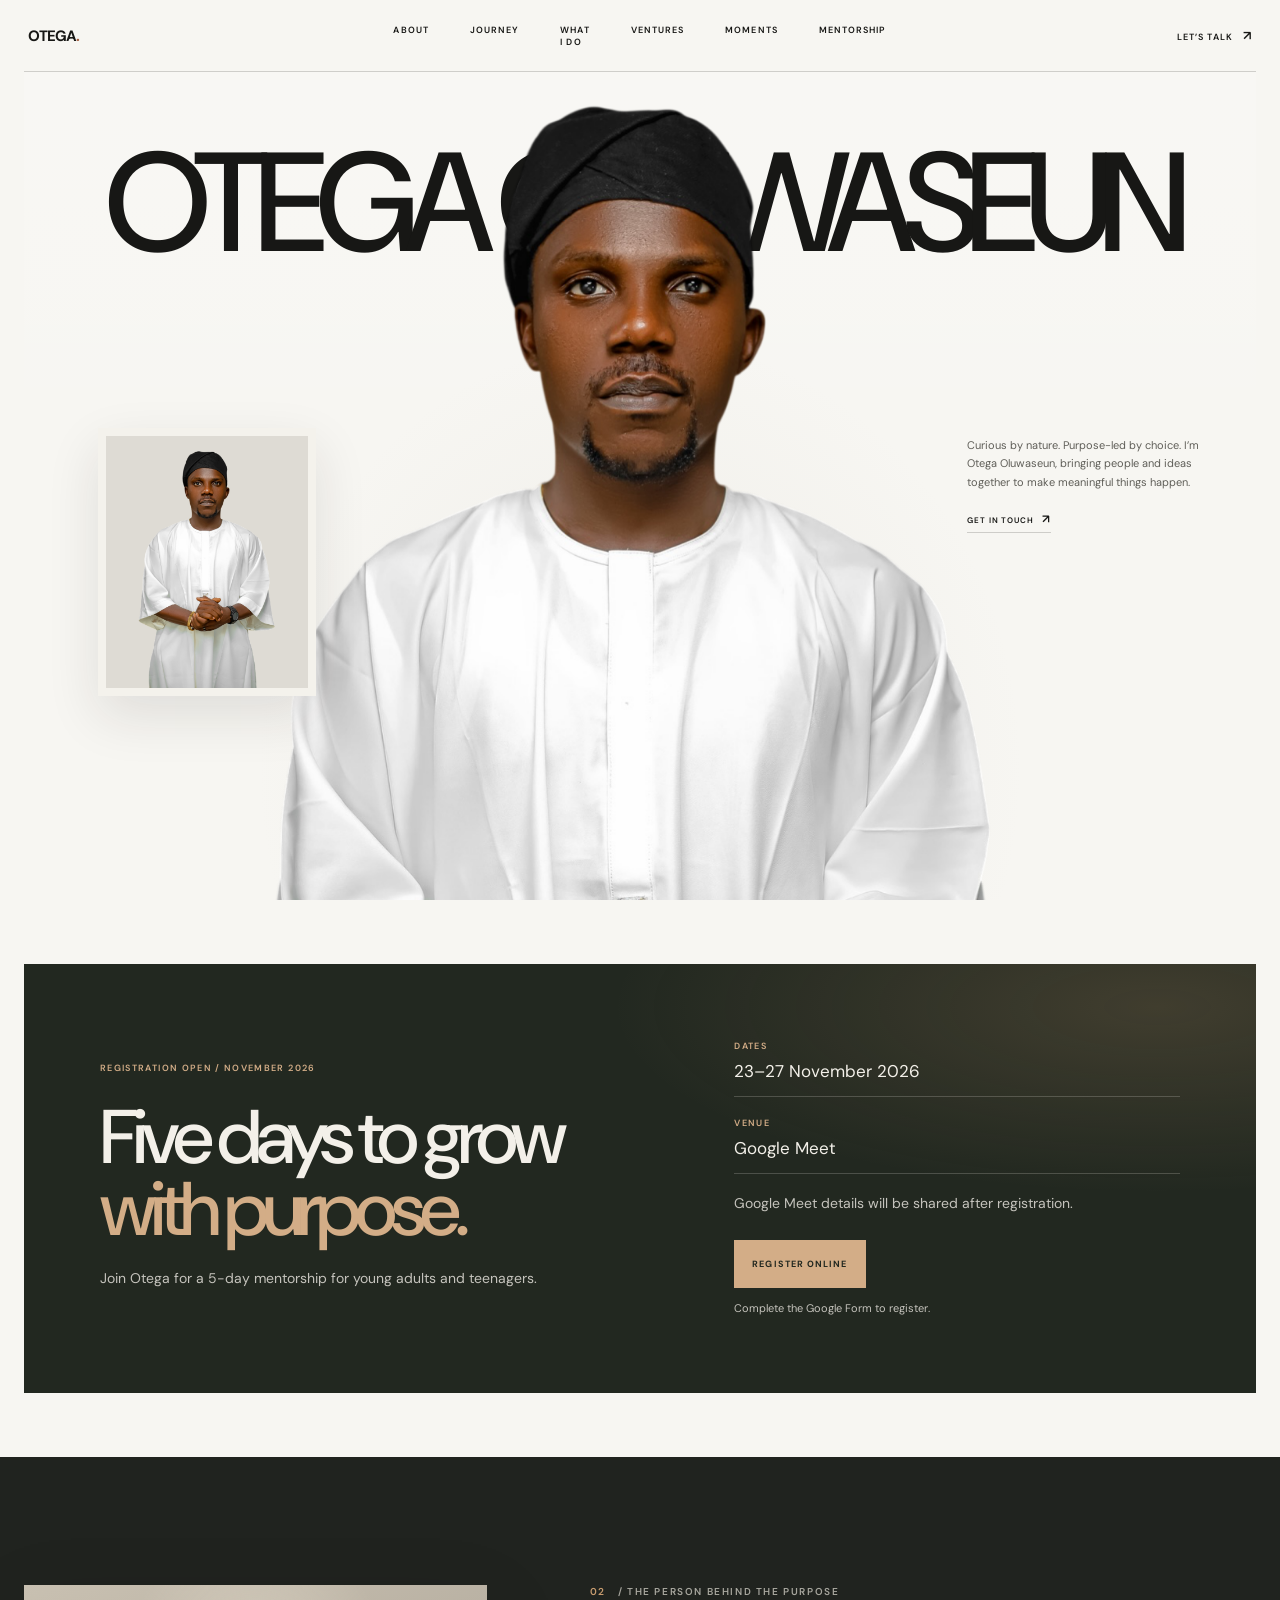
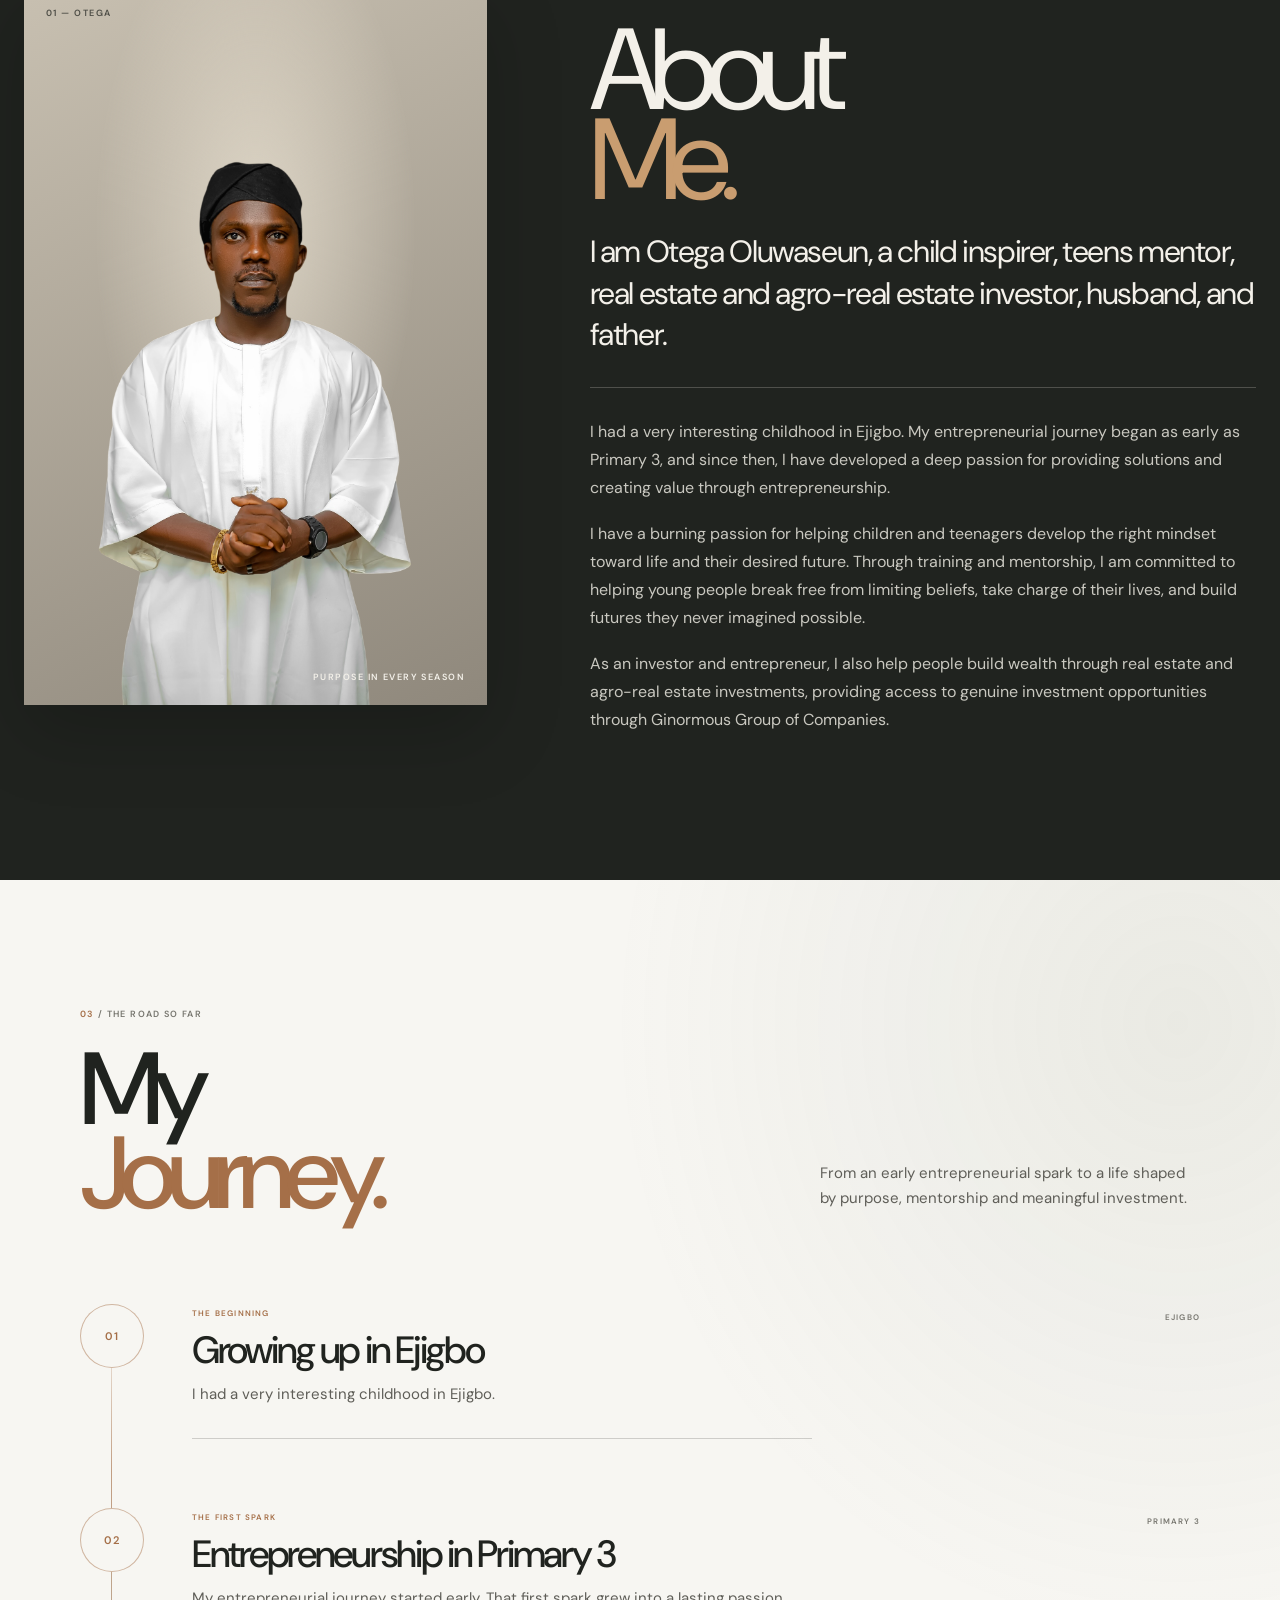
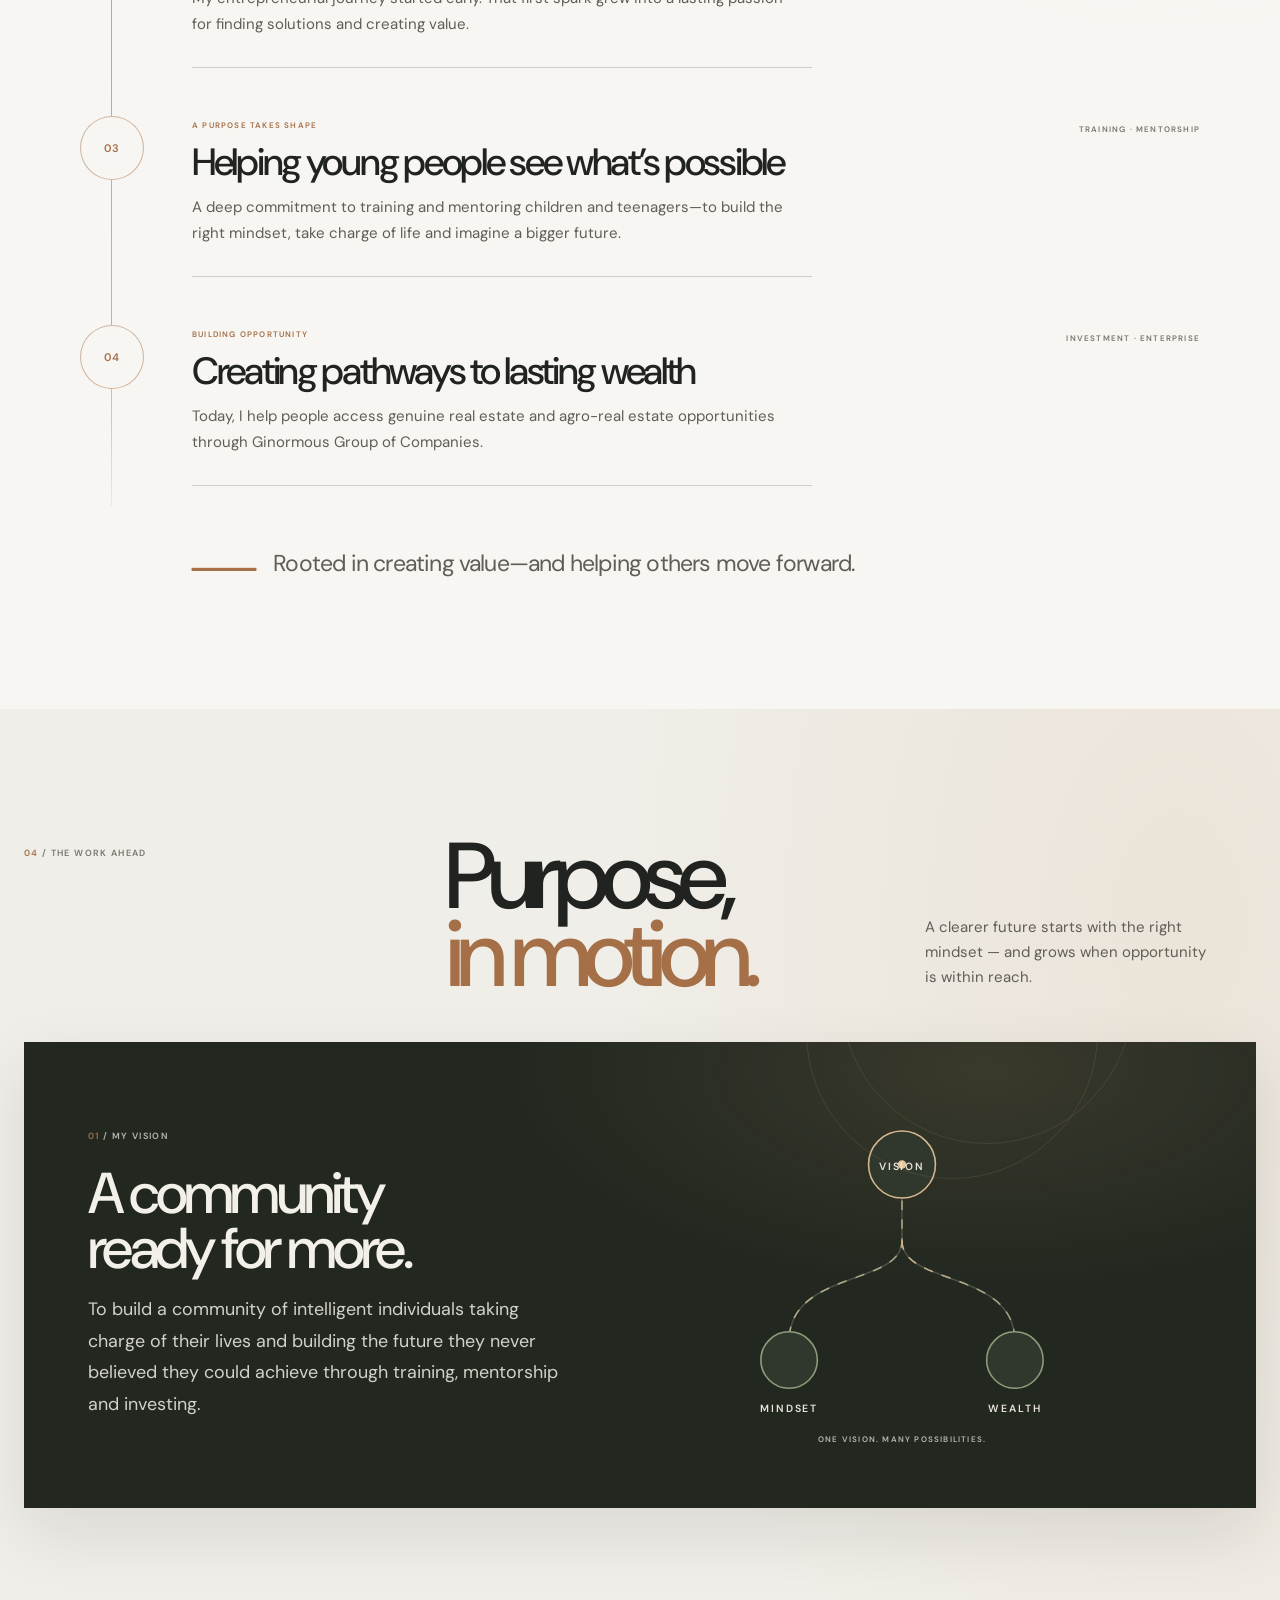
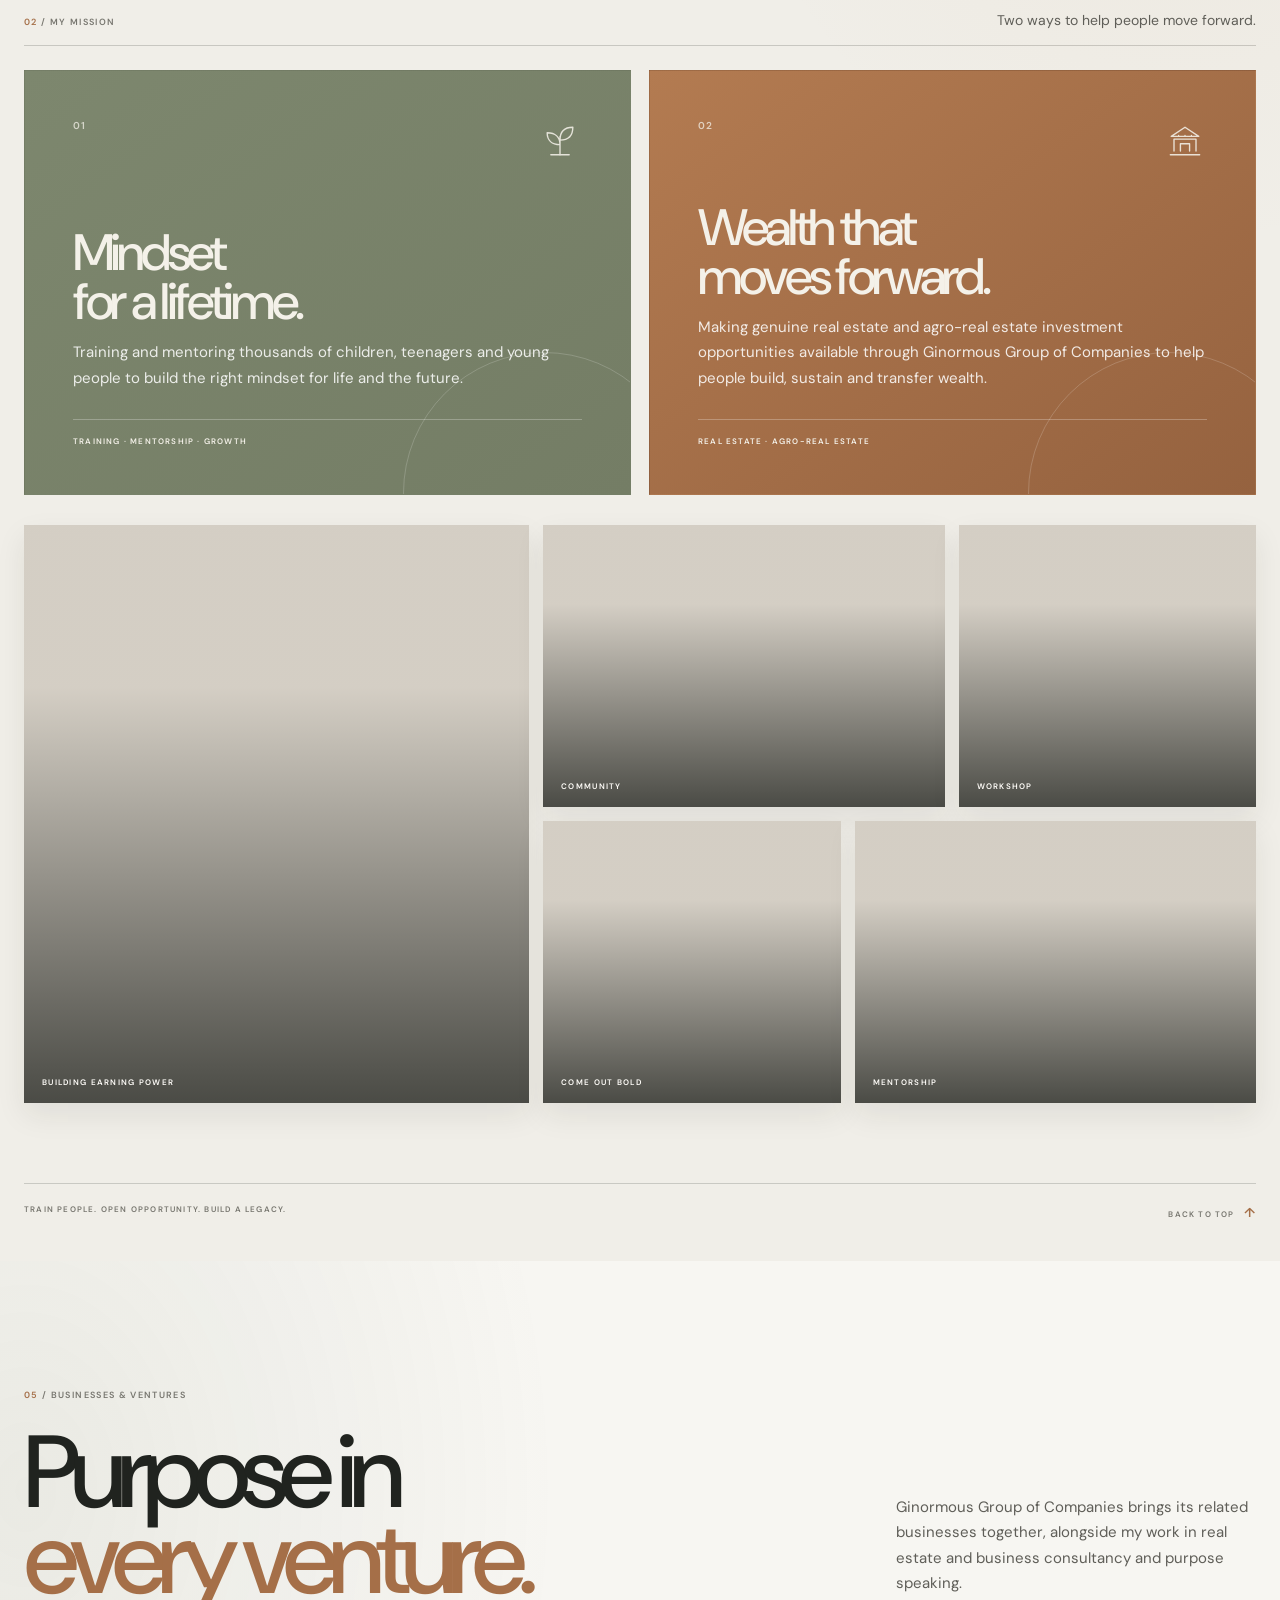
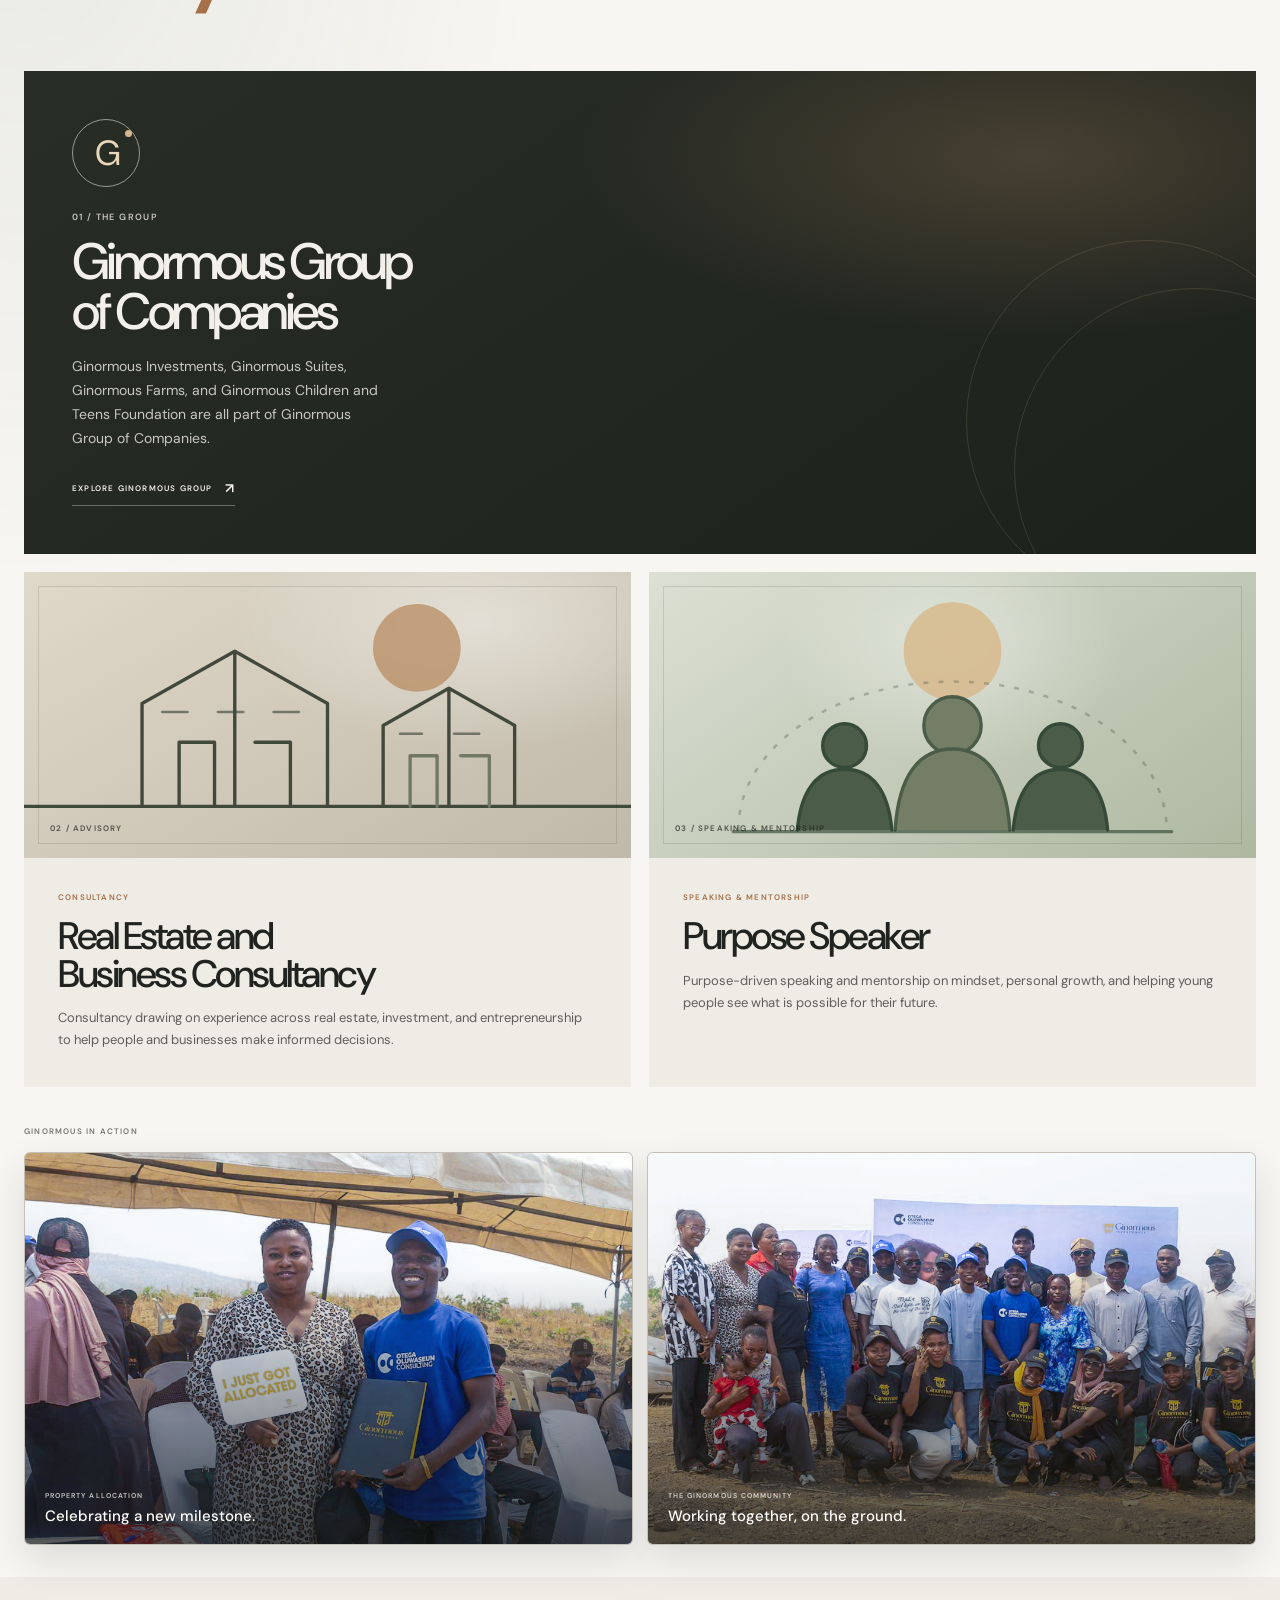
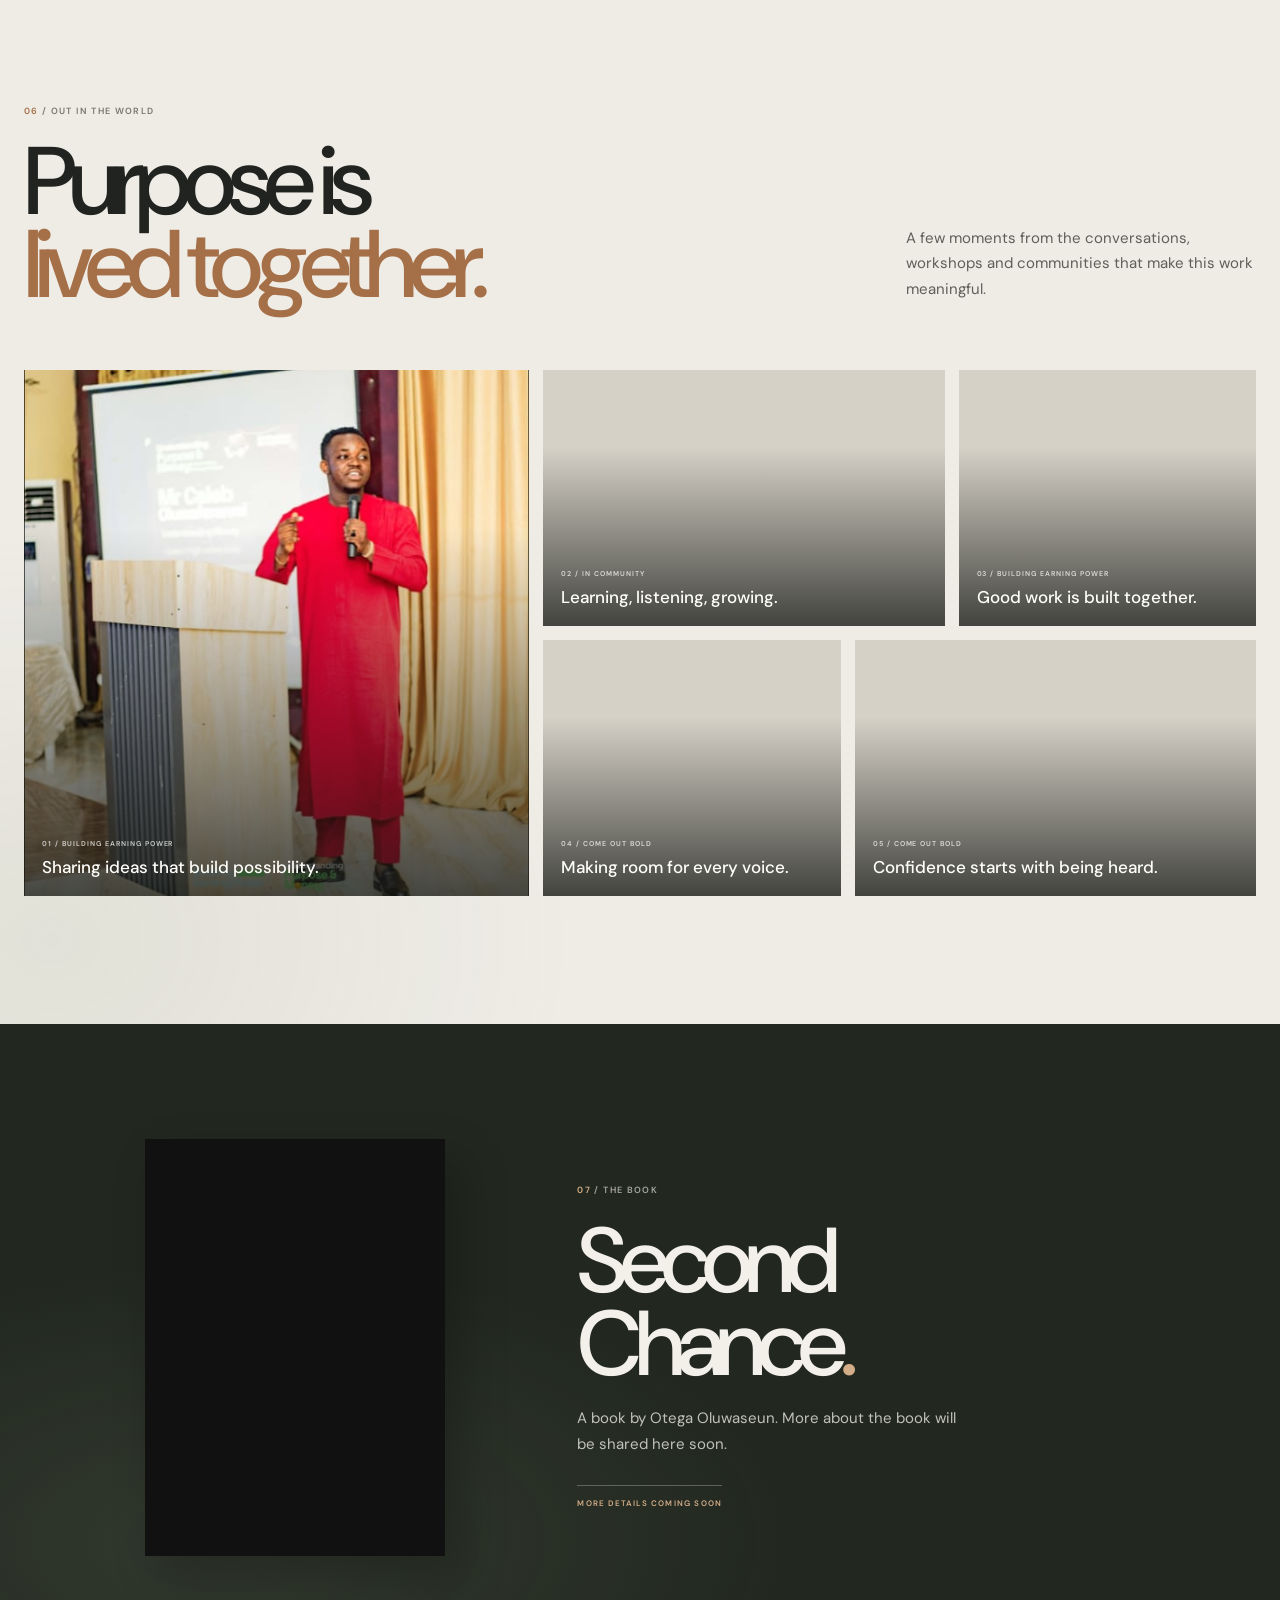
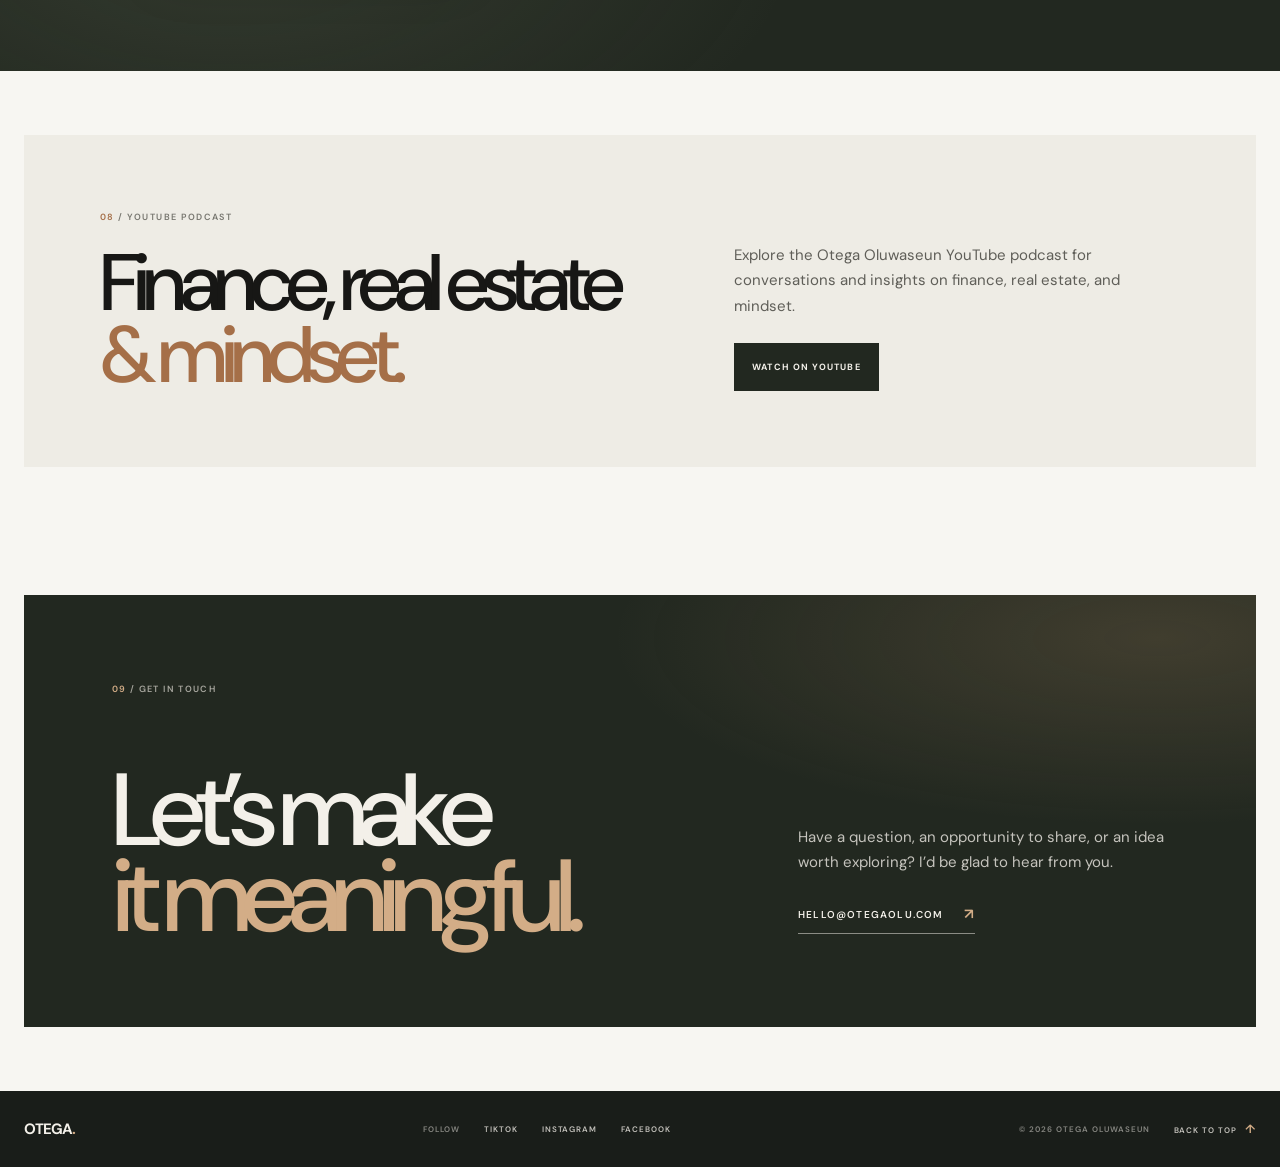
<file: index.html>
<!doctype html>
<html lang="en">
  <head>
    <meta charset="UTF-8" />
    <meta name="viewport" content="width=device-width, initial-scale=1" />
    <meta
      name="description"
      content="Meet Otega Oluwaseun — building thoughtful ideas with purpose."
    />
    <meta name="theme-color" content="#f7f6f2" />
    <title>Otega Oluwaseun — Personal Portfolio</title>
    <link rel="preconnect" href="https://fonts.googleapis.com" />
    <link rel="preconnect" href="https://fonts.gstatic.com" crossorigin />
    <link
      href="https://fonts.googleapis.com/css2?family=DM+Sans:wght@400;500;600;700&display=swap"
      rel="stylesheet"
    />
    <link rel="stylesheet" href="styles.css" />
    <script src="animations.js" defer></script>
  </head>
  <body>
    <a class="skip-link" href="#main-content">Skip to content</a>
    <div
      class="reading-progress"
      role="progressbar"
      aria-label="Page reading progress"
      aria-valuemin="0"
      aria-valuemax="100"
      aria-valuenow="0"
    >
      <span></span>
    </div>
    <main id="main-content" tabindex="-1">
      <section class="hero" id="home" aria-labelledby="hero-title">
        <header class="site-header">
          <a class="wordmark" href="#home" aria-label="Otega Oluwaseun home">
            OTEGA<span>.</span>
          </a>
          <button
            class="menu-toggle"
            type="button"
            aria-expanded="false"
            aria-controls="primary-navigation"
            aria-label="Open navigation menu"
          >
            <span></span>
            <span></span>
          </button>
          <nav class="main-nav" id="primary-navigation" aria-label="Main navigation">
            <a href="#about">ABOUT</a>
            <a href="#journey">JOURNEY</a>
            <a href="#mission">WHAT I DO</a>
            <a href="#ventures">VENTURES</a>
            <a href="#moments">MOMENTS</a>
            <a href="#mentorship">MENTORSHIP</a>
            <a class="nav-contact" href="#contact">LET’S TALK <span aria-hidden="true">↗</span></a>
          </nav>
          <a class="contact-link" href="#contact">
            LET’S TALK <span aria-hidden="true">↗</span>
          </a>
        </header>

        <div class="hero-stage">
          <h1 id="hero-title" class="hero-title">OTEGA<br class="mobile-break" /> OLUWASEUN</h1>

          <img
            class="hero-portrait"
            data-hero-portrait
            src="images/Mr%20Tega%20Main.PNG"
            alt="Otega Oluwaseun, standing in a white traditional outfit"
            fetchpriority="high"
            decoding="async"
          />

          <div class="portrait-card" data-hero-card aria-hidden="true">
            <img
              src="images/Mr%20Tega%20Main.PNG"
              alt=""
              decoding="async"
            />
          </div>

          <div class="intro-copy" id="about-intro" data-hero-intro>
            <p>
              Curious by nature. Purpose-led by choice. I’m Otega Oluwaseun,
              bringing people and ideas together to make meaningful things
              happen.
            </p>
            <a class="text-link" href="mailto:hello@otegaolu.com">GET IN TOUCH <span aria-hidden="true">↗</span></a>
          </div>
        </div>
      </section>

      <section class="mentorship-registration" id="mentorship" aria-labelledby="mentorship-title">
        <div class="mentorship-registration-inner" data-reveal>
          <div class="mentorship-registration-copy">
            <p class="mentorship-registration-kicker">REGISTRATION OPEN / NOVEMBER 2026</p>
            <h2 id="mentorship-title">Five days to grow<br /><span>with purpose.</span></h2>
            <p>
              Join Otega for a 5-day mentorship for young adults and teenagers.
            </p>
          </div>
          <div class="mentorship-registration-details">
            <dl>
              <div>
                <dt>DATES</dt>
                <dd><time datetime="2026-11-23">23</time>–<time datetime="2026-11-27">27 November 2026</time></dd>
              </div>
              <div>
                <dt>VENUE</dt>
                <dd>Google Meet</dd>
              </div>
            </dl>
            <p>Google Meet details will be shared after registration.</p>
            <a
              class="mentorship-register-link"
              href="https://forms.gle/tYXeMnEcLApq9taXA"
              target="_blank"
              rel="noopener noreferrer"
            >
              REGISTER ONLINE
            </a>
            <p class="mentorship-registration-note">Complete the Google Form to register.</p>
          </div>
        </div>
      </section>

      <section class="about-section" id="about" aria-labelledby="about-title">
        <div class="about-inner">
          <div class="about-visual" aria-hidden="true" data-reveal="left">
            <div class="about-visual-frame">
              <span class="about-image-index">01 — OTEGA</span>
              <img src="images/Mr%20Tega%20Main.PNG" alt="" loading="lazy" decoding="async" />
              <span class="about-image-caption">PURPOSE IN EVERY SEASON</span>
            </div>
          </div>

          <div class="about-copy" data-reveal="right">
            <p class="about-kicker"><span>02</span> / THE PERSON BEHIND THE PURPOSE</p>
            <h2 id="about-title">About<br /><span>Me.</span></h2>

            <p class="about-lead">
              I am Otega Oluwaseun, a child inspirer, teens mentor, real estate
              and agro-real estate investor, husband, and father.
            </p>

            <p class="about-story" data-reveal>
              I had a very interesting childhood in Ejigbo. My entrepreneurial
              journey began as early as Primary 3, and since then, I have
              developed a deep passion for providing solutions and creating
              value through entrepreneurship.
            </p>

            <p class="about-story" data-reveal>
              I have a burning passion for helping children and teenagers
              develop the right mindset toward life and their desired future.
              Through training and mentorship, I am committed to helping young
              people break free from limiting beliefs, take charge of their
              lives, and build futures they never imagined possible.
            </p>

            <p class="about-story" data-reveal>
              As an investor and entrepreneur, I also help people build wealth
              through real estate and agro-real estate investments, providing
              access to genuine investment opportunities through Ginormous
              Group of Companies.
            </p>
          </div>
        </div>
      </section>

      <section class="journey-section" id="journey" aria-labelledby="journey-title">
        <div class="journey-inner">
          <header class="journey-heading" data-reveal>
            <p class="journey-kicker"><span>03</span> / THE ROAD SO FAR</p>
            <div class="journey-heading-row">
              <h2 id="journey-title">My<br /><span>Journey.</span></h2>
              <p>
                From an early entrepreneurial spark to a life shaped by
                purpose, mentorship and meaningful investment.
              </p>
            </div>
          </header>

          <ol class="journey-timeline">
            <li class="journey-milestone" data-reveal>
              <span class="journey-marker" aria-hidden="true">01</span>
              <div class="journey-milestone-copy">
                <p class="journey-stage">THE BEGINNING</p>
                <h3>Growing up in Ejigbo</h3>
                <p>
                  I had a very interesting childhood in Ejigbo.
                </p>
              </div>
              <span class="journey-note">EJIGBO</span>
            </li>

            <li class="journey-milestone" data-reveal>
              <span class="journey-marker" aria-hidden="true">02</span>
              <div class="journey-milestone-copy">
                <p class="journey-stage">THE FIRST SPARK</p>
                <h3>Entrepreneurship in Primary 3</h3>
                <p>
                  My entrepreneurial journey started early. That first spark
                  grew into a lasting passion for finding solutions and
                  creating value.
                </p>
              </div>
              <span class="journey-note">PRIMARY 3</span>
            </li>

            <li class="journey-milestone" data-reveal>
              <span class="journey-marker" aria-hidden="true">03</span>
              <div class="journey-milestone-copy">
                <p class="journey-stage">A PURPOSE TAKES SHAPE</p>
                <h3>Helping young people see what’s possible</h3>
                <p>
                  A deep commitment to training and mentoring children and
                  teenagers—to build the right mindset, take charge of life
                  and imagine a bigger future.
                </p>
              </div>
              <span class="journey-note">TRAINING · MENTORSHIP</span>
            </li>

            <li class="journey-milestone" data-reveal>
              <span class="journey-marker" aria-hidden="true">04</span>
              <div class="journey-milestone-copy">
                <p class="journey-stage">BUILDING OPPORTUNITY</p>
                <h3>Creating pathways to lasting wealth</h3>
                <p>
                  Today, I help people access genuine real estate and
                  agro-real estate opportunities through Ginormous Group of
                  Companies.
                </p>
              </div>
              <span class="journey-note">INVESTMENT · ENTERPRISE</span>
            </li>
          </ol>

          <p class="journey-signoff" data-reveal>
            <span aria-hidden="true">—</span>
            Rooted in creating value—and helping others move forward.
          </p>
        </div>
      </section>

      <section class="direction-section" id="mission" aria-labelledby="direction-title">
        <div class="direction-inner">
          <header class="direction-heading" data-reveal>
            <p class="direction-kicker"><span>04</span> / THE WORK AHEAD</p>
            <h2 id="direction-title">Purpose,<br /><span>in motion.</span></h2>
            <p class="direction-intro">
              A clearer future starts with the right mindset — and grows when
              opportunity is within reach.
            </p>
          </header>

          <article class="vision-card" id="vision" data-reveal>
            <div class="vision-copy">
              <p class="direction-label"><span>01</span> / MY VISION</p>
              <h3>A community<br />ready for more.</h3>
              <p class="vision-statement">
                To build a community of intelligent individuals taking charge
                of their lives and building the future they never believed they
                could achieve through training, mentorship and investing.
              </p>
            </div>

            <div class="vision-diagram">
              <svg
                viewBox="0 0 440 320"
                role="img"
                aria-label="One shared vision connects personal growth and lasting wealth."
              >
                <defs>
                  <linearGradient id="vision-path" x1="0" y1="0" x2="1" y2="1">
                    <stop offset="0" stop-color="#d5b78f" />
                    <stop offset="1" stop-color="#8f9b7c" />
                  </linearGradient>
                </defs>
                <path class="diagram-track" d="M220 73V129C220 172 112 157 112 225" />
                <path class="diagram-track" d="M220 129C220 172 328 157 328 225" />
                <path class="diagram-flow" d="M220 73V129C220 172 112 157 112 225" />
                <path class="diagram-flow diagram-flow-delay" d="M220 129C220 172 328 157 328 225" />
                <circle class="diagram-core" cx="220" cy="56" r="32" />
                <circle class="diagram-node" cx="112" cy="243" r="27" />
                <circle class="diagram-node" cx="328" cy="243" r="27" />
                <circle class="diagram-spark" cx="220" cy="56" r="4" />
                <text x="220" y="61" text-anchor="middle">VISION</text>
                <text x="112" y="293" text-anchor="middle">MINDSET</text>
                <text x="328" y="293" text-anchor="middle">WEALTH</text>
              </svg>
              <span class="diagram-note">ONE VISION. MANY POSSIBILITIES.</span>
            </div>
          </article>

          <div class="mission-heading" id="mission-pillars" data-reveal>
            <p class="direction-label"><span>02</span> / MY MISSION</p>
            <p>Two ways to help people move forward.</p>
          </div>

          <div class="mission-grid">
            <article class="mission-card mission-card-growth" data-reveal>
              <div class="mission-card-top">
                <span class="mission-number">01</span>
                <svg viewBox="0 0 48 48" aria-hidden="true">
                  <path d="M24 39V19M24 28c-9 0-14-5-14-13 9 0 14 5 14 13ZM24 23c0-9 5-14 14-14 0 9-5 14-14 14Z" />
                  <path d="M14 39h20" />
                </svg>
              </div>
              <h3>Mindset<br />for a lifetime.</h3>
              <p>
                Training and mentoring thousands of children, teenagers and
                young people to build the right mindset for life and the
                future.
              </p>
              <span class="mission-card-foot">TRAINING · MENTORSHIP · GROWTH</span>
            </article>

            <article class="mission-card mission-card-wealth" data-reveal>
              <div class="mission-card-top">
                <span class="mission-number">02</span>
                <svg viewBox="0 0 48 48" aria-hidden="true">
                  <path d="M8 39h32M12 35V22h24v13M9 19l15-10 15 10H9Z" />
                  <path d="M19 35v-8h10v8M17 18h.01M24 18h.01M31 18h.01" />
                </svg>
              </div>
              <h3>Wealth that<br />moves forward.</h3>
              <p>
                Making genuine real estate and agro-real estate investment
                opportunities available through Ginormous Group of Companies
                to help people build, sustain and transfer wealth.
              </p>
              <span class="mission-card-foot">REAL ESTATE · AGRO-REAL ESTATE</span>
            </article>
          </div>

          <div class="mission-visuals" aria-label="Otega Oluwaseun community and event imagery">
            <figure class="mission-visual-card mission-visual-card--wide" data-reveal>
              <img
                src="ot_images/Building%20Earning%20Power%202026/SaveVid.Net_550114467_17851694967550750_7815691574538449695_n.jpg"
                alt="Young people listening in a Building Earning Power session."
                loading="lazy"
                decoding="async"
              />
              <figcaption>BUILDING EARNING POWER</figcaption>
            </figure>
            <figure class="mission-visual-card" data-reveal>
              <img
                src="ot_images/Building%20Earning%20Power%202026/SaveVid.Net_552968267_17851695024550750_6829674215546839544_n.jpg"
                alt="A community session with young students and mentors."
                loading="lazy"
                decoding="async"
              />
              <figcaption>COMMUNITY</figcaption>
            </figure>
            <figure class="mission-visual-card" data-reveal>
              <img
                src="ot_images/Building%20Earning%20Power%202026/SaveVid.Net_552971003_17851694985550750_471522284592289193_n.jpg"
                alt="A mentor speaking to attendees during a workshop."
                loading="lazy"
                decoding="async"
              />
              <figcaption>WORKSHOP</figcaption>
            </figure>
            <figure class="mission-visual-card" data-reveal>
              <img
                src="ot_images/Come%20Out%20Bold/SaveVid.Net_651515499_18094775828290639_4518507373740433565_n.jpg"
                alt="A young person in a confidence-building event."
                loading="lazy"
                decoding="async"
              />
              <figcaption>COME OUT BOLD</figcaption>
            </figure>
            <figure class="mission-visual-card mission-visual-card--tall" data-reveal>
              <img
                src="ot_images/Come%20Out%20Bold/SaveVid.Net_654802554_18086526985969586_8999442652690549025_n.jpg"
                alt="A mentor and young guests gathered together at an event."
                loading="lazy"
                decoding="async"
              />
              <figcaption>MENTORSHIP</figcaption>
            </figure>
          </div>

          <div class="direction-footer" data-reveal>
            <span>TRAIN PEOPLE. OPEN OPPORTUNITY. BUILD A LEGACY.</span>
            <a href="#home">BACK TO TOP <span aria-hidden="true">↑</span></a>
          </div>
        </div>
      </section>

      <section class="ventures-section" id="ventures" aria-labelledby="ventures-title">
        <div class="ventures-inner">
          <header class="ventures-heading" data-reveal>
            <p class="ventures-kicker"><span>05</span> / BUSINESSES &amp; VENTURES</p>
            <div class="ventures-title-row">
              <h2 id="ventures-title">Purpose in<br /><span>every venture.</span></h2>
              <p>
                Ginormous Group of Companies brings its related businesses
                together, alongside my work in real estate and business
                consultancy and purpose speaking.
              </p>
            </div>
          </header>

          <div class="ventures-layout">
            <article class="ventures-brand" data-reveal="left">
              <div class="brand-mark" aria-hidden="true">
                <span>G</span>
                <i></i>
              </div>
              <p class="brand-eyebrow">01 / THE GROUP</p>
              <h3>Ginormous Group<br />of Companies</h3>
              <p class="brand-copy">
                Ginormous Investments, Ginormous Suites, Ginormous Farms, and
                Ginormous Children and Teens Foundation are all part of
                Ginormous Group of Companies.
              </p>
              <a class="brand-link" href="ginormous-group.html">
                EXPLORE GINORMOUS GROUP <span aria-hidden="true">↗</span>
              </a>
            </article>

            <div class="venture-cards" id="venture-cards">
              <article class="venture-card" data-reveal>
                <div class="venture-art venture-art-property" aria-hidden="true">
                  <svg viewBox="0 0 360 170">
                    <path class="property-sun" d="M259 45a26 26 0 1 0 0 .1" />
                    <path class="property-ground" d="M0 139h360" />
                    <path class="property-building" d="M70 139V78l55-31 55 31v61M125 47v92M92 139v-38h21v38M137 101h21v38M213 139V91l39-22 39 22v48M252 69v70" />
                    <path class="property-building property-building-light" d="M229 139v-30h16v30m14-30h17v30" />
                    <path class="property-detail" d="M82 83h15m18 0h15m18 0h15M223 96h13m19 0h15" />
                  </svg>
                  <span class="art-label">02 / ADVISORY</span>
                </div>
                <div class="venture-card-copy">
                  <p class="venture-type">CONSULTANCY</p>
                  <h3>Real Estate and<br />Business Consultancy</h3>
                  <p>
                    Consultancy drawing on experience across real estate,
                    investment, and entrepreneurship to help people and
                    businesses make informed decisions.
                  </p>
                </div>
              </article>

              <article class="venture-card" data-reveal>
                <div class="venture-art venture-art-speaker" aria-hidden="true">
                  <svg viewBox="0 0 360 170">
                    <circle class="speaker-sun" cx="180" cy="47" r="29" />
                    <path class="speaker-orbit" d="M53 153c0-49 57-88 127-88s127 39 127 88" />
                    <circle class="speaker-person speaker-person-left" cx="116" cy="103" r="13" />
                    <circle class="speaker-person speaker-person-main" cx="180" cy="91" r="17" />
                    <circle class="speaker-person speaker-person-right" cx="244" cy="103" r="13" />
                    <path class="speaker-person speaker-person-left" d="M88 153c2-24 12-36 28-36s26 12 28 36" />
                    <path class="speaker-person speaker-person-main" d="M146 153c2-32 14-48 34-48s32 16 34 48" />
                    <path class="speaker-person speaker-person-right" d="M216 153c2-24 12-36 28-36s26 12 28 36" />
                    <path class="speaker-ground" d="M50 154h260" />
                  </svg>
                  <span class="art-label">03 / SPEAKING &amp; MENTORSHIP</span>
                </div>
                <div class="venture-card-copy">
                  <p class="venture-type">SPEAKING &amp; MENTORSHIP</p>
                  <h3>Purpose Speaker</h3>
                  <p>
                    Purpose-driven speaking and mentorship on mindset,
                    personal growth, and helping young people see what is
                    possible for their future.
                  </p>
                </div>
              </article>
            </div>
          </div>

          <div class="venture-photo-gallery" aria-label="Ginormous property event photos">
            <p class="venture-photo-kicker">GINORMOUS IN ACTION</p>
            <figure class="venture-photo-card" data-reveal>
              <img
                src="ot_images/Ginormous/XCM_0721.jpg"
                alt="A woman celebrates her property allocation beside a Ginormous representative."
                loading="lazy"
                decoding="async"
              />
              <figcaption>
                <span>PROPERTY ALLOCATION</span>
                Celebrating a new milestone.
              </figcaption>
            </figure>
            <figure class="venture-photo-card" data-reveal>
              <img
                src="ot_images/Ginormous/XCM_0908.jpg"
                alt="Ginormous team members and attendees gather for a group photo outdoors."
                loading="lazy"
                decoding="async"
              />
              <figcaption>
                <span>THE GINORMOUS COMMUNITY</span>
                Working together, on the ground.
              </figcaption>
            </figure>
          </div>

        </div>
      </section>

      <section class="moments-section" id="moments" aria-labelledby="moments-title">
        <div class="moments-inner">
          <header class="moments-heading" data-reveal>
            <div>
              <p class="moments-kicker"><span>06</span> / OUT IN THE WORLD</p>
              <h2 id="moments-title">Purpose is<br /><span>lived together.</span></h2>
            </div>
            <p>
              A few moments from the conversations, workshops and communities
              that make this work meaningful.
            </p>
          </header>

          <div class="moments-grid">
            <figure class="moment moment-feature" data-reveal>
              <img
                src="images/moments/building-earning-power-talk.jpg"
                alt="A speaker sharing a message at a Building Earning Power event."
                loading="lazy"
                decoding="async"
              />
              <figcaption><span>01 / BUILDING EARNING POWER</span>Sharing ideas that build possibility.</figcaption>
            </figure>
            <figure class="moment moment-audience" data-reveal>
              <img
                src="images/moments/building-earning-power-audience.jpg"
                alt="Young people gathered at a Building Earning Power session."
                loading="lazy"
                decoding="async"
              />
              <figcaption><span>02 / IN COMMUNITY</span>Learning, listening, growing.</figcaption>
            </figure>
            <figure class="moment moment-speakers" data-reveal>
              <img
                src="images/moments/building-earning-power-speakers.jpg"
                alt="Two event speakers together after a session."
                loading="lazy"
                decoding="async"
              />
              <figcaption><span>03 / BUILDING EARNING POWER</span>Good work is built together.</figcaption>
            </figure>
            <figure class="moment moment-mentorship" data-reveal>
              <img
                src="images/moments/come-out-bold-mentorship.jpg"
                alt="A mentor encouraging a young girl during a community event."
                loading="lazy"
                decoding="async"
              />
              <figcaption><span>04 / COME OUT BOLD</span>Making room for every voice.</figcaption>
            </figure>
            <figure class="moment moment-youth" data-reveal>
              <img
                src="images/moments/come-out-bold-speaker.jpg"
                alt="A young person speaking into a microphone at a Come Out Bold event."
                loading="lazy"
                decoding="async"
              />
              <figcaption><span>05 / COME OUT BOLD</span>Confidence starts with being heard.</figcaption>
            </figure>
          </div>
        </div>
      </section>

      <section class="book-section" id="book" aria-labelledby="book-title">
        <div class="book-inner">
          <div class="book-cover" data-reveal="left">
            <img
              src="ot_images/books/IMG_2516.JPG-Photoroom.png"
              alt="Second Chance book cover by Otega Oluwaseun"
              loading="lazy"
              decoding="async"
            />
          </div>
          <div class="book-copy" data-reveal>
            <p class="book-kicker"><span>07</span> / THE BOOK</p>
            <h2 id="book-title">Second Chance<span>.</span></h2>
            <p>
              A book by Otega Oluwaseun. More about the book will be shared
              here soon.
            </p>
            <span class="book-status">MORE DETAILS COMING SOON</span>
          </div>
        </div>
      </section>

      <section class="podcast-section" id="podcast" aria-labelledby="podcast-title">
        <div class="podcast-inner" data-reveal>
          <div class="podcast-heading">
            <p class="podcast-kicker"><span>08</span> / YOUTUBE PODCAST</p>
            <h2 id="podcast-title">Finance, real estate<br /><span>&amp; mindset.</span></h2>
          </div>
          <div class="podcast-copy">
            <p>
              Explore the Otega Oluwaseun YouTube podcast for conversations
              and insights on finance, real estate, and mindset.
            </p>
            <a
              class="podcast-link"
              href="https://youtube.com/@otegaoluwaseun7914?si=qE6P9M0Y5KRxDeta"
              target="_blank"
              rel="noopener noreferrer"
            >
              WATCH ON YOUTUBE
            </a>
          </div>
        </div>
      </section>

      <section class="contact-section" id="contact" aria-labelledby="contact-title">
        <div class="contact-inner" data-reveal>
          <p class="contact-kicker"><span>09</span> / GET IN TOUCH</p>
          <div class="contact-content">
            <h2 id="contact-title">Let’s make<br /><span>it meaningful.</span></h2>
            <div class="contact-copy">
              <p>
                Have a question, an opportunity to share, or an idea worth
                exploring? I’d be glad to hear from you.
              </p>
              <a class="contact-email" href="mailto:hello@otegaolu.com">
                HELLO@OTEGAOLU.COM <span aria-hidden="true">↗</span>
              </a>
            </div>
          </div>
        </div>
      </section>

      <footer class="site-footer">
        <a class="footer-wordmark" href="#home" aria-label="Otega Oluwaseun, back to home">
          OTEGA<span>.</span>
        </a>
        <nav class="social-links" aria-label="Social media profiles">
          <span>FOLLOW</span>
          <a href="https://www.tiktok.com/@the_otega_oluwaseun?_r=1&amp;_t=ZS-9AxxhIHBNzk" target="_blank" rel="noopener noreferrer" aria-label="TikTok profile for Otega Oluwaseun">TIKTOK</a>
          <a href="https://www.instagram.com/otega_oluwaseun?mdxt=MXdwaTI2anFsMGswMw==" target="_blank" rel="noopener noreferrer" aria-label="Instagram profile for Otega Oluwaseun">INSTAGRAM</a>
          <a href="https://www.facebook.com/share/18zokw1vDk/?mibextid=wwXIfr" target="_blank" rel="noopener noreferrer" aria-label="Facebook profile for Otega Oluwaseun">FACEBOOK</a>
        </nav>
        <p class="footer-copyright">© 2026 OTEGA OLUWASEUN</p>
        <a class="footer-top-link" href="#home">BACK TO TOP <span aria-hidden="true">↑</span></a>
      </footer>
    </main>
  </body>
</html>
</file>
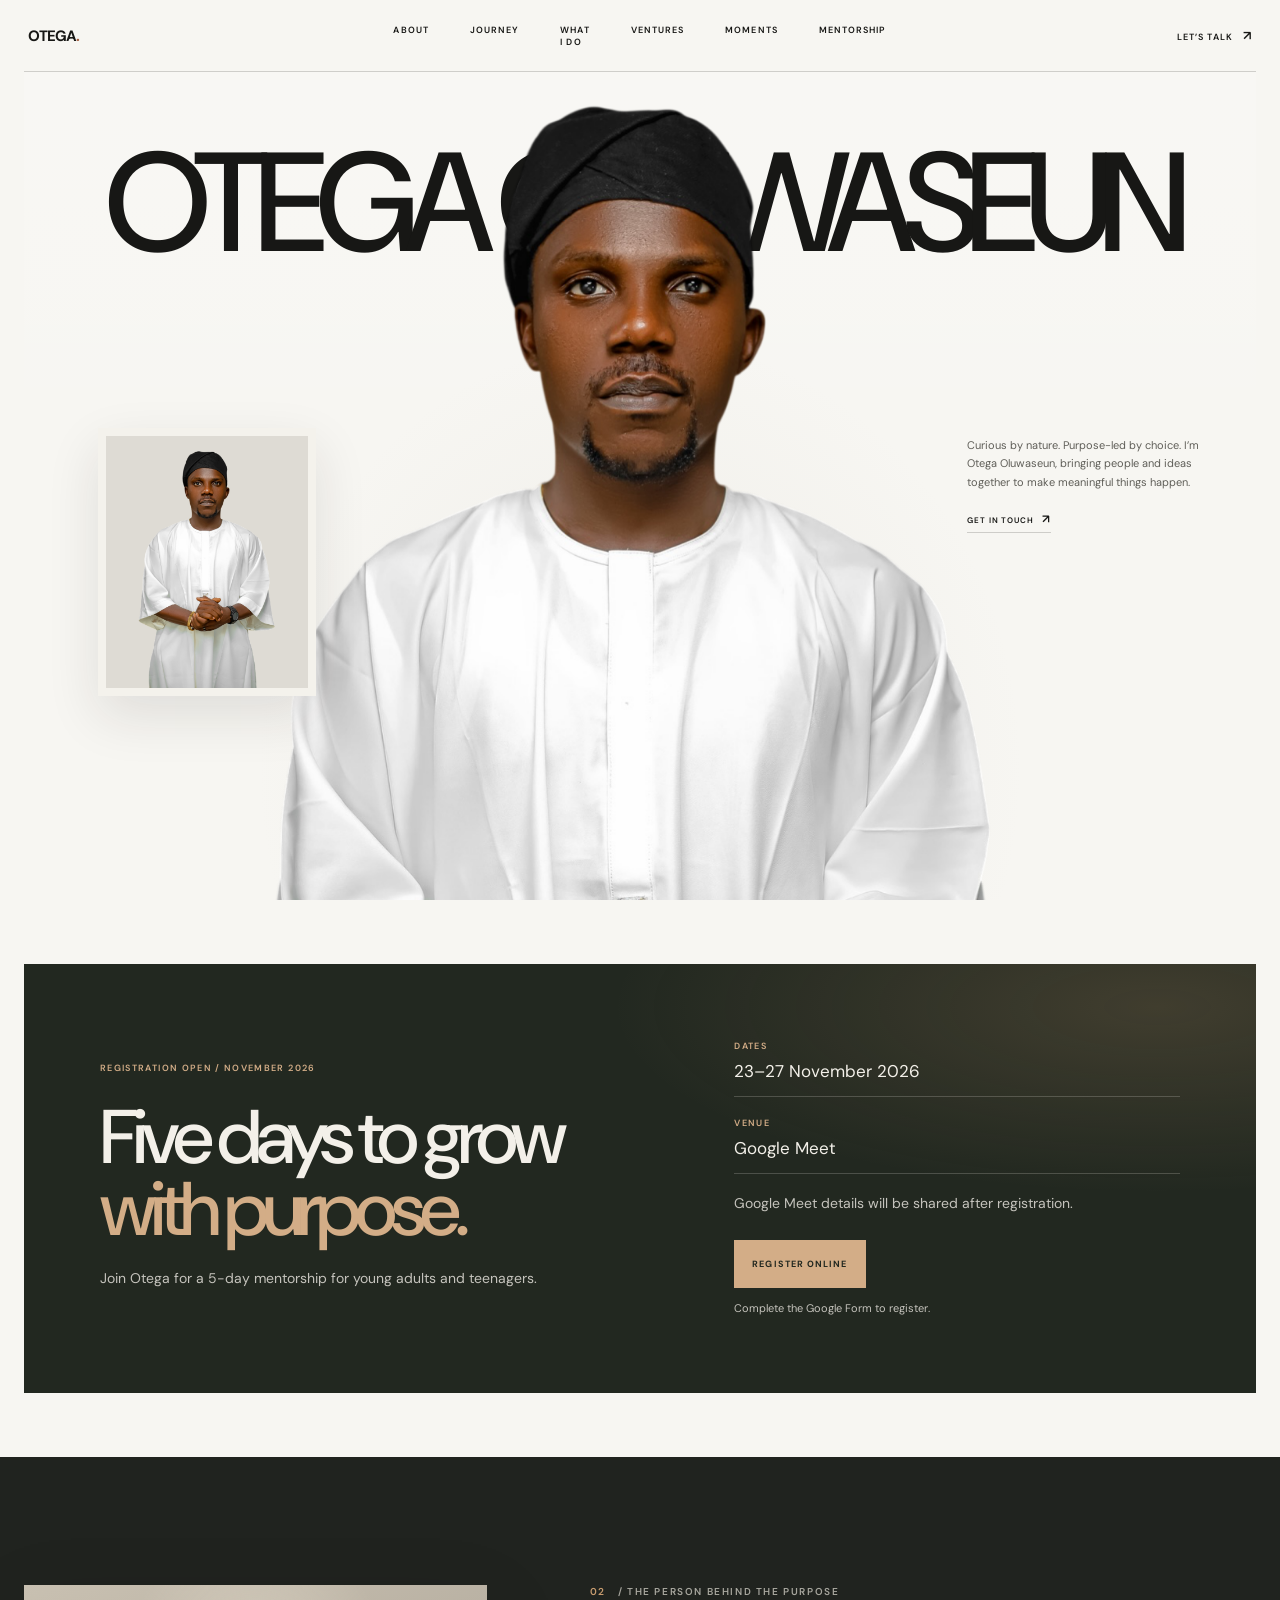
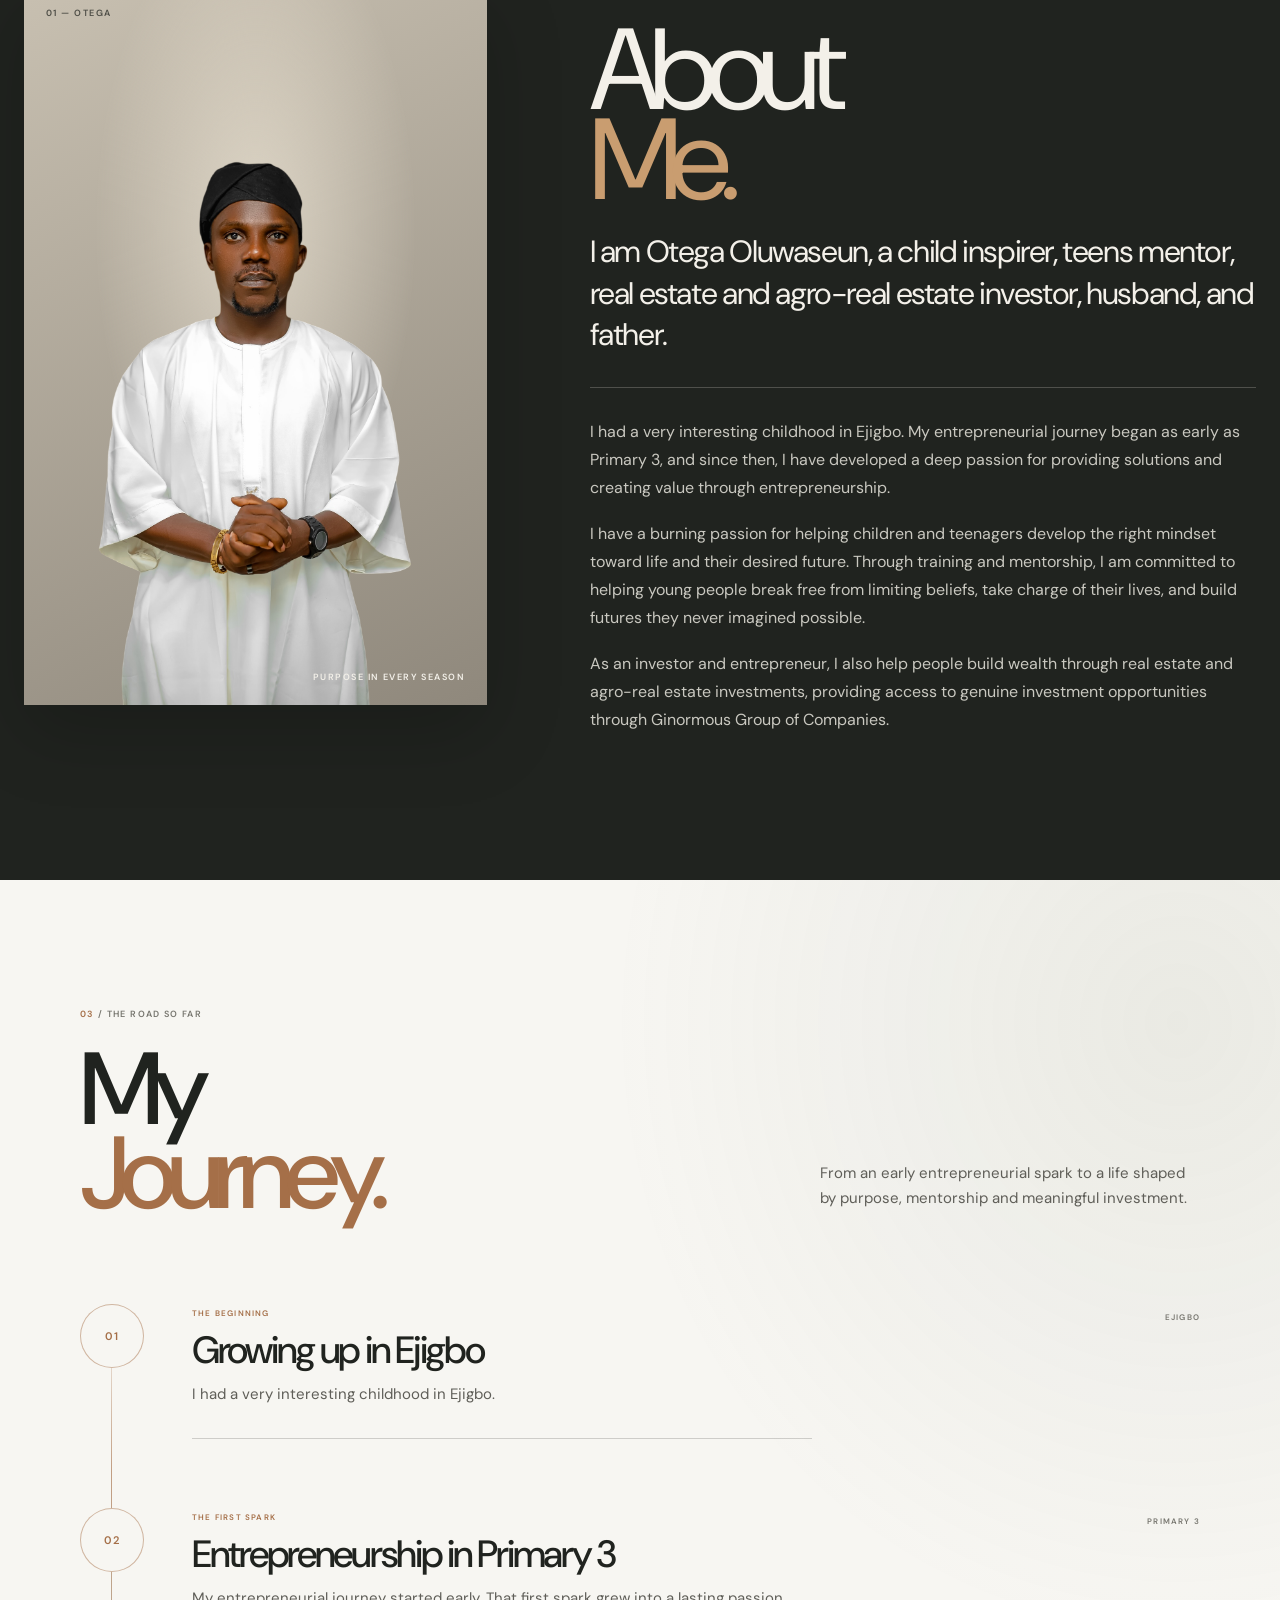
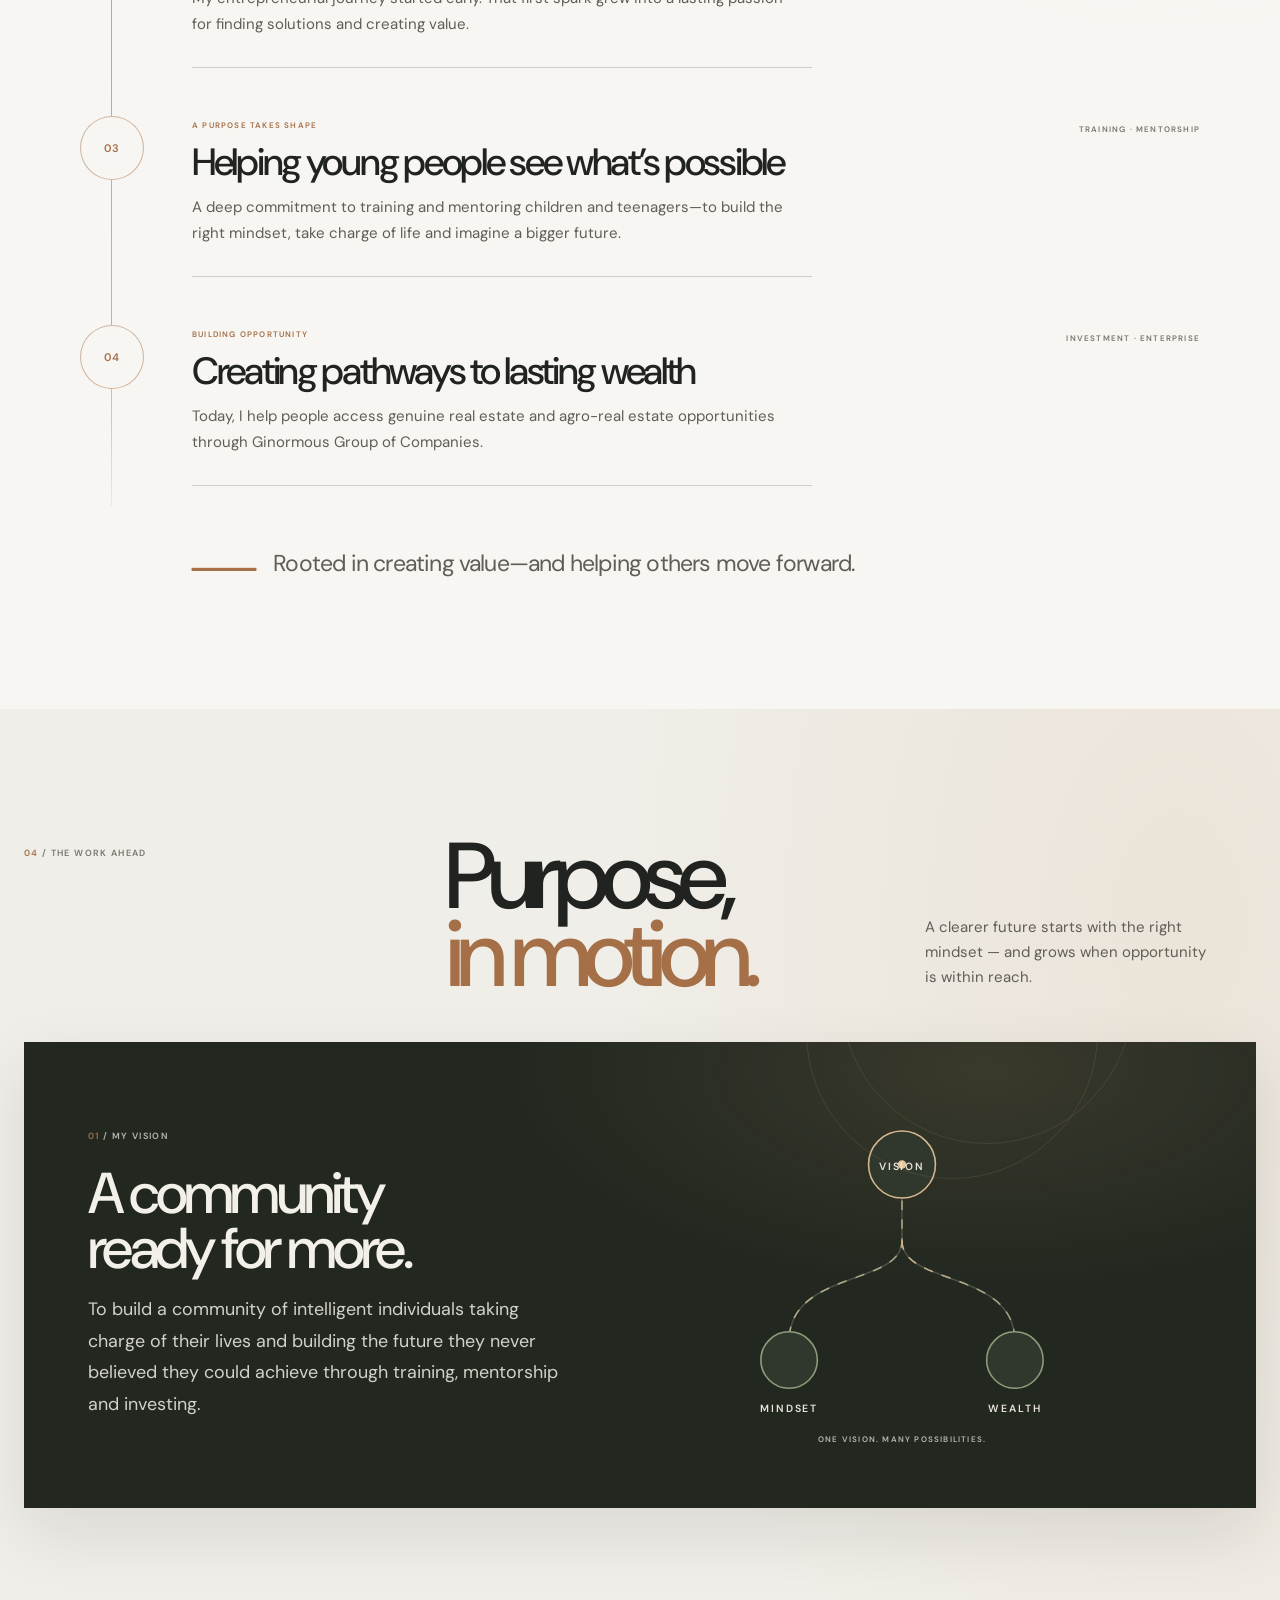
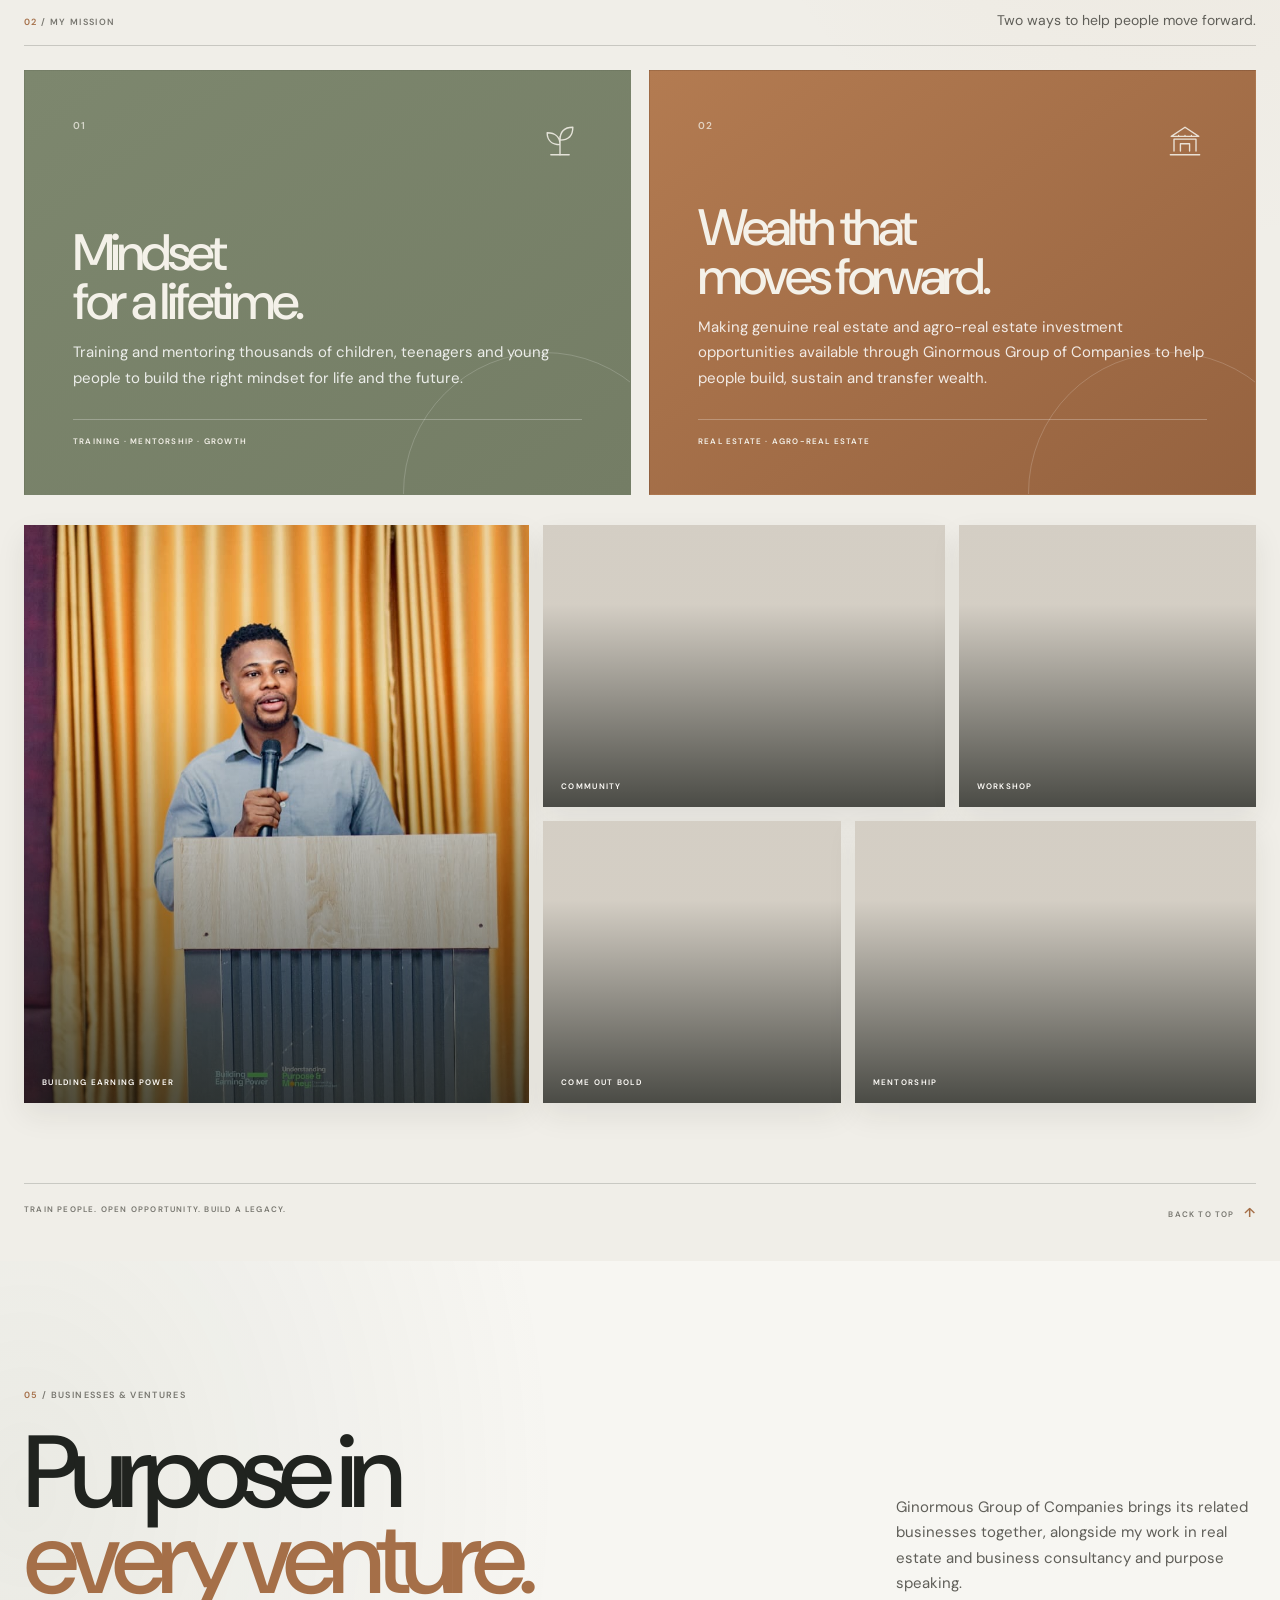
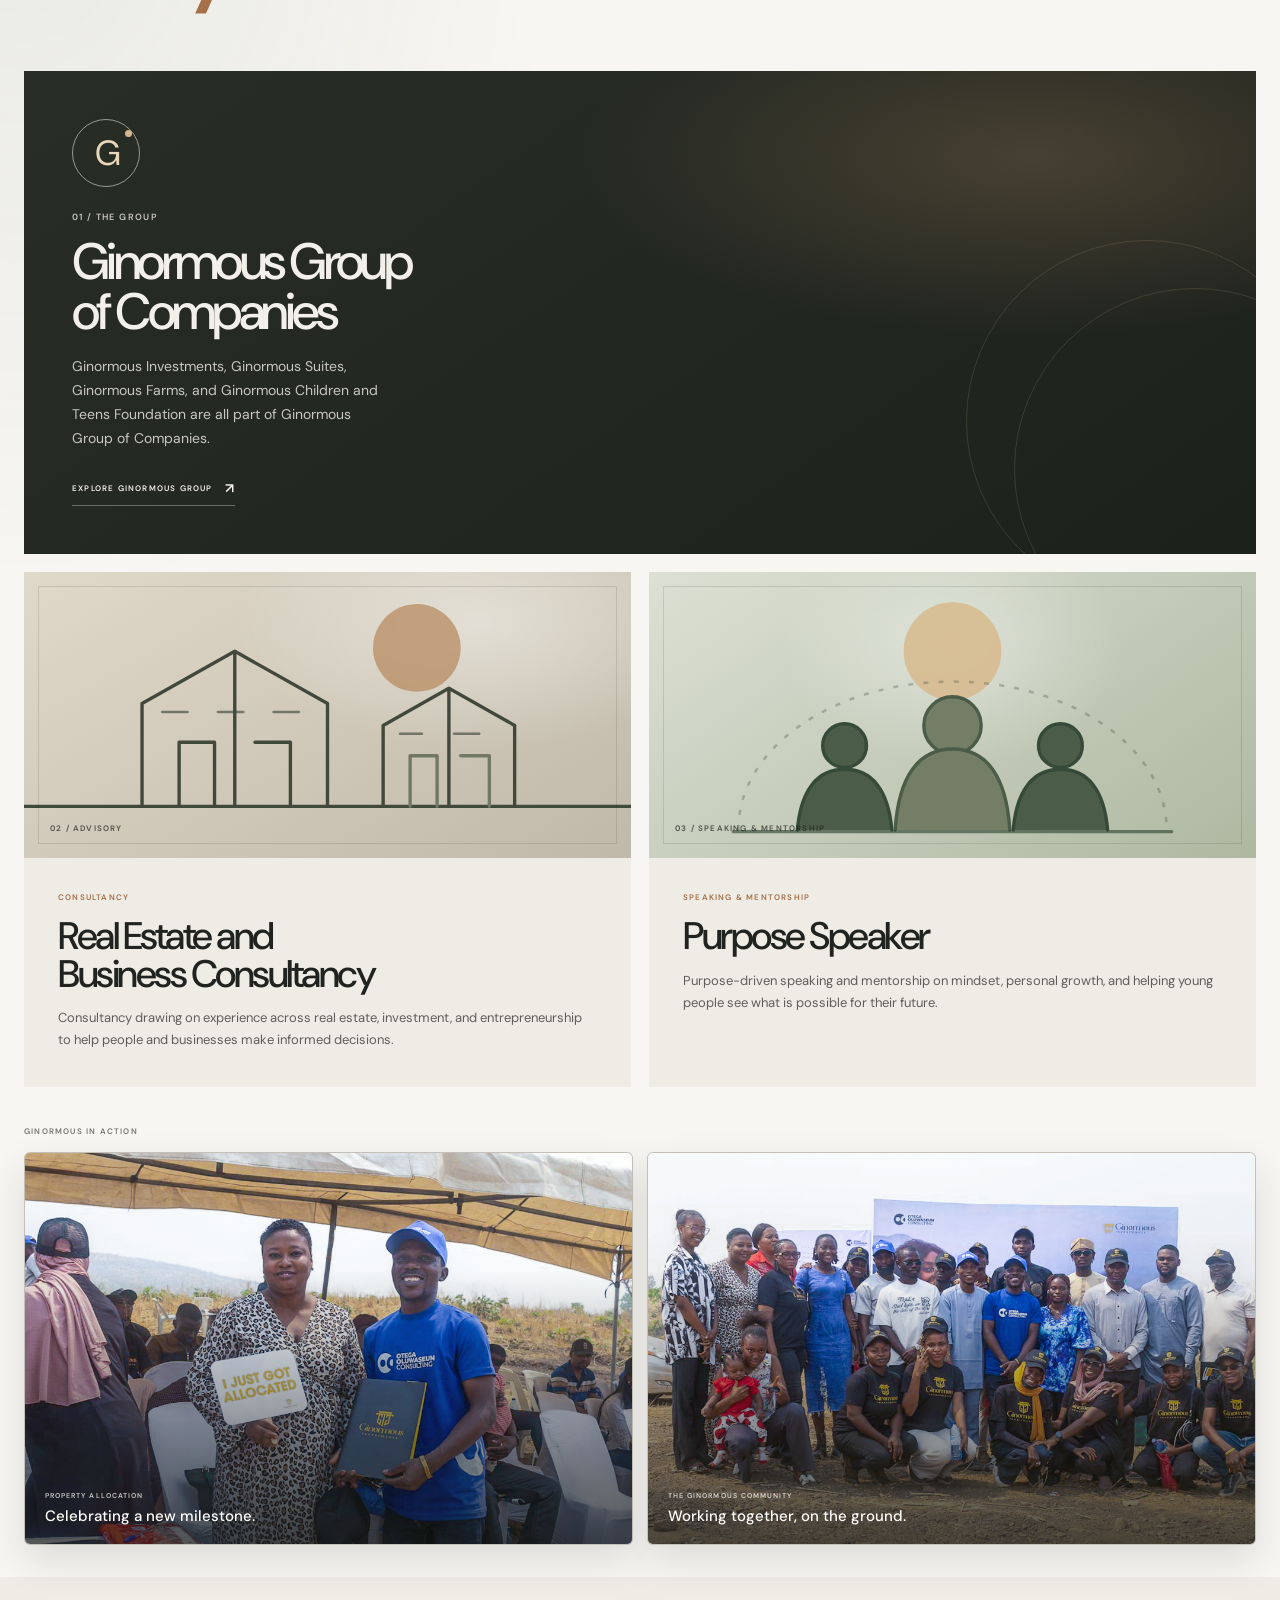
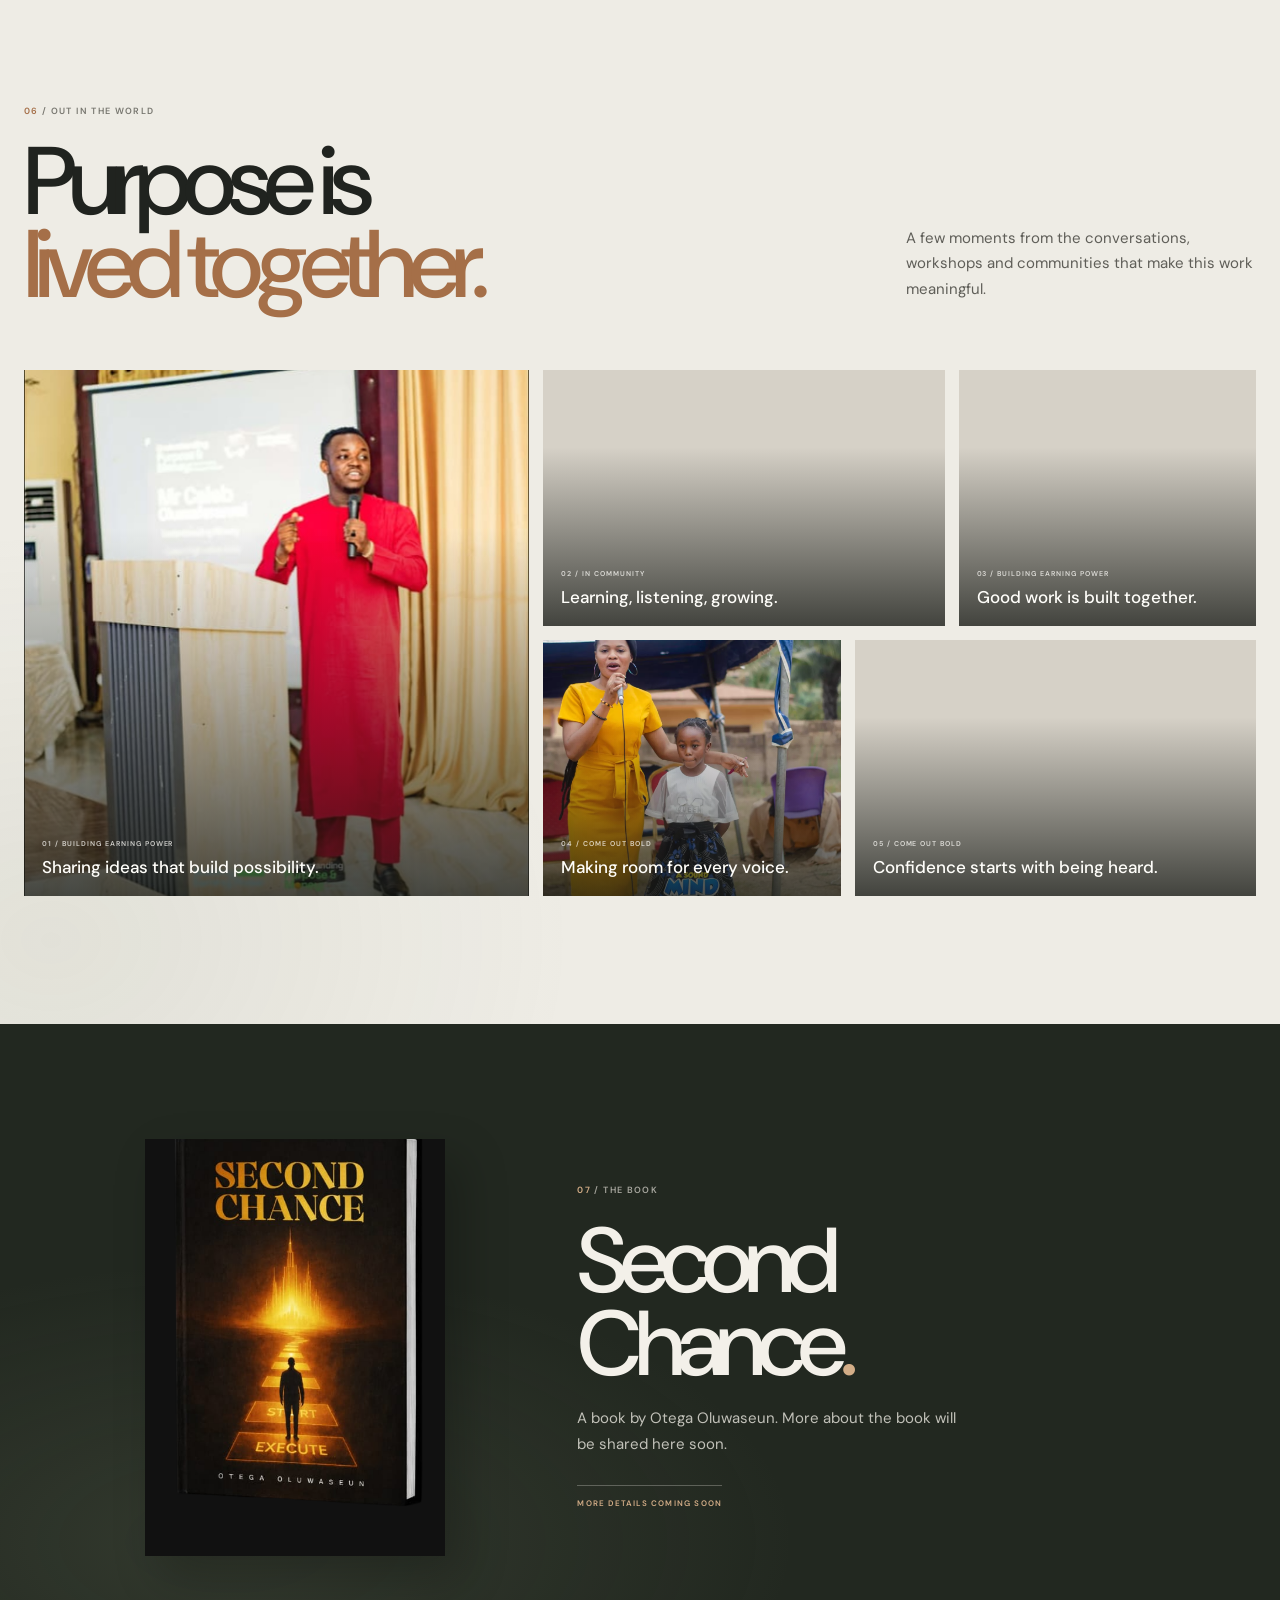
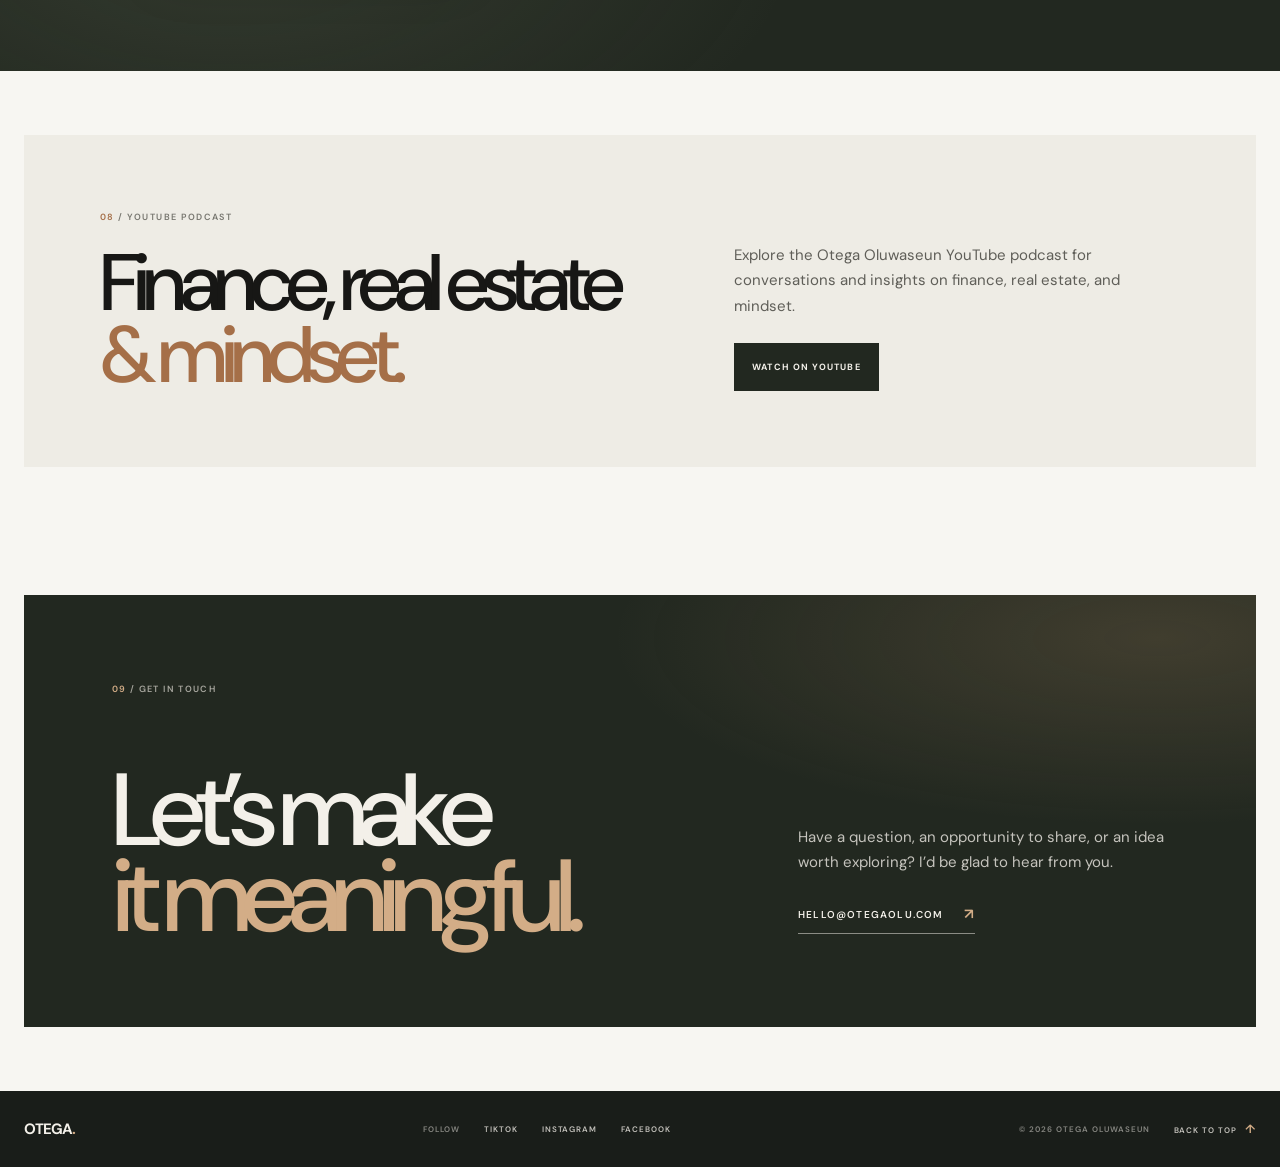
<file: mentorship/index.html>
<!doctype html>
<html lang="en">
  <head>
    <meta charset="UTF-8" />
    <meta name="viewport" content="width=device-width, initial-scale=1" />
    <meta http-equiv="refresh" content="0; url=../#mentorship" />
    <meta name="robots" content="noindex" />
    <title>Mentorship Registration - Otega Oluwaseun</title>
    <script>
      window.location.replace("../#mentorship");
    </script>
  </head>
  <body>
    <p>
      Redirecting to mentorship registration.
      <a href="../#mentorship">Continue to the registration section</a>.
    </p>
  </body>
</html>
</file>
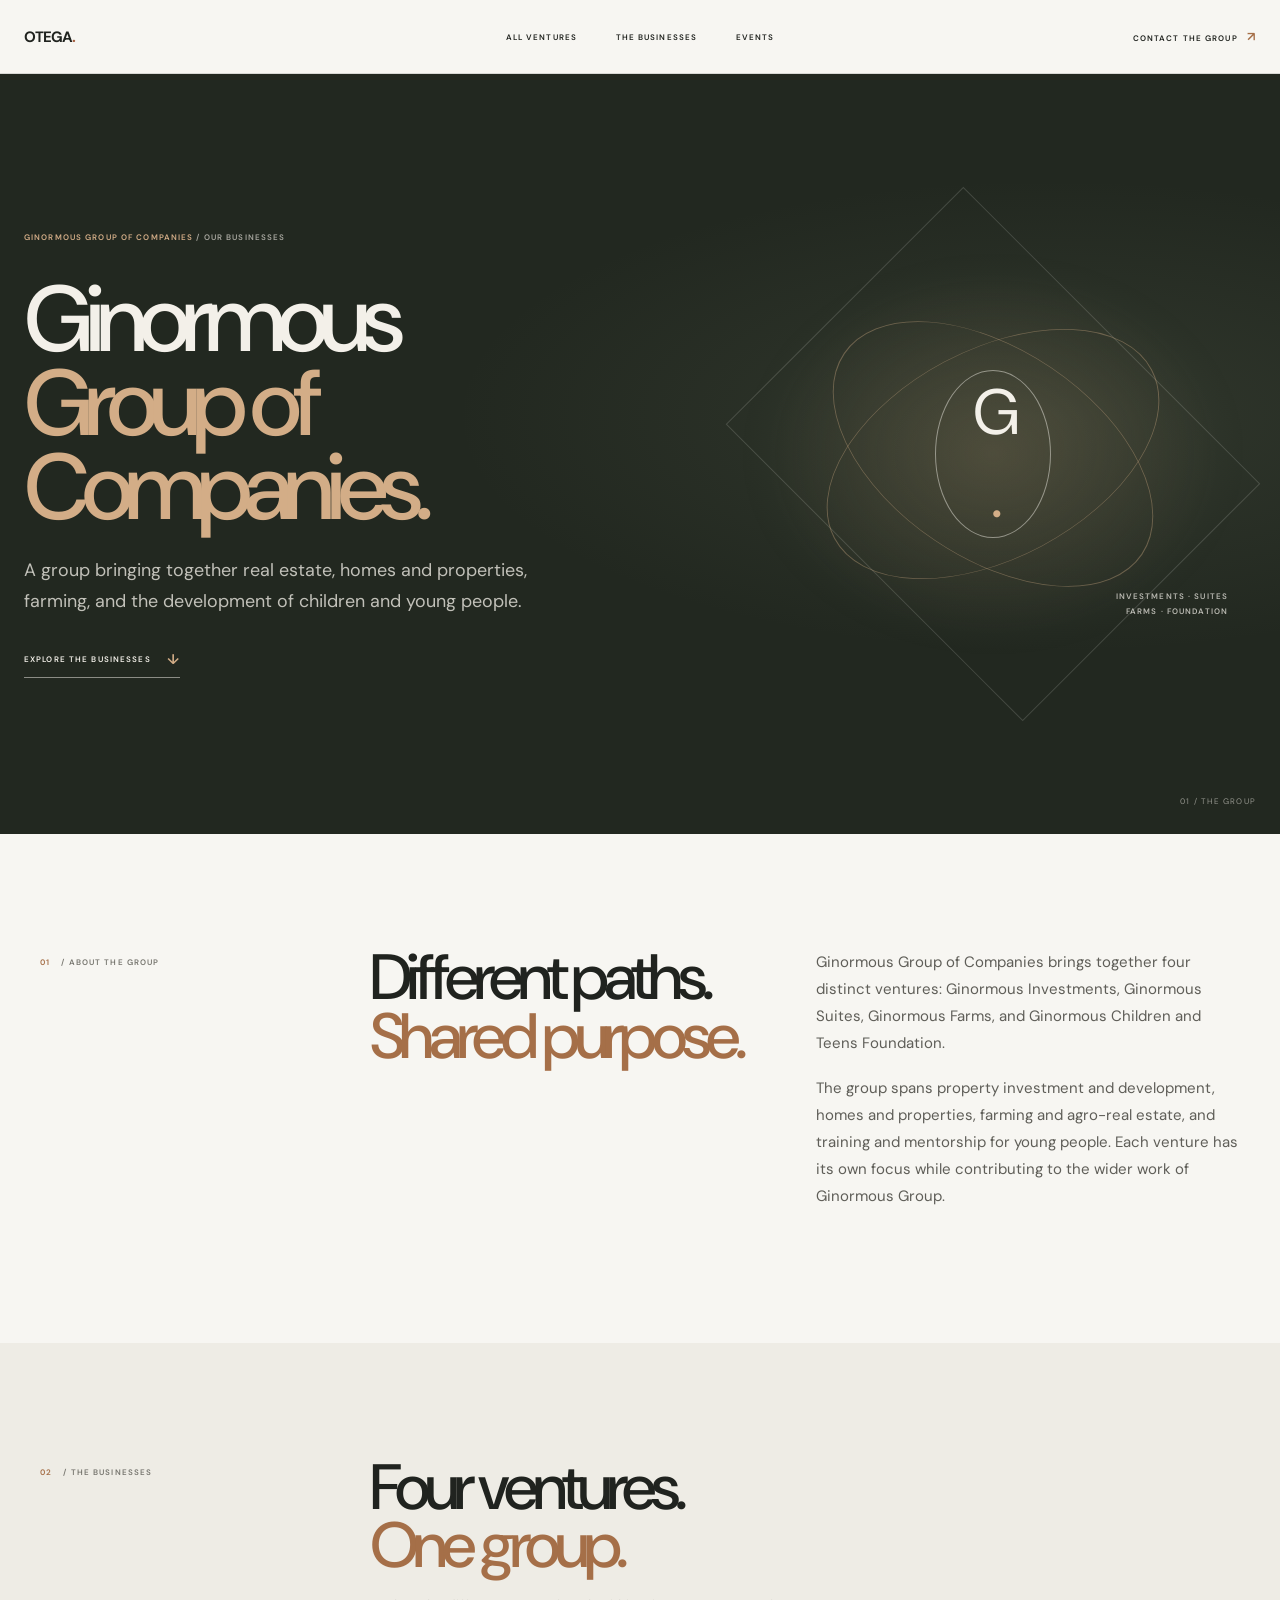
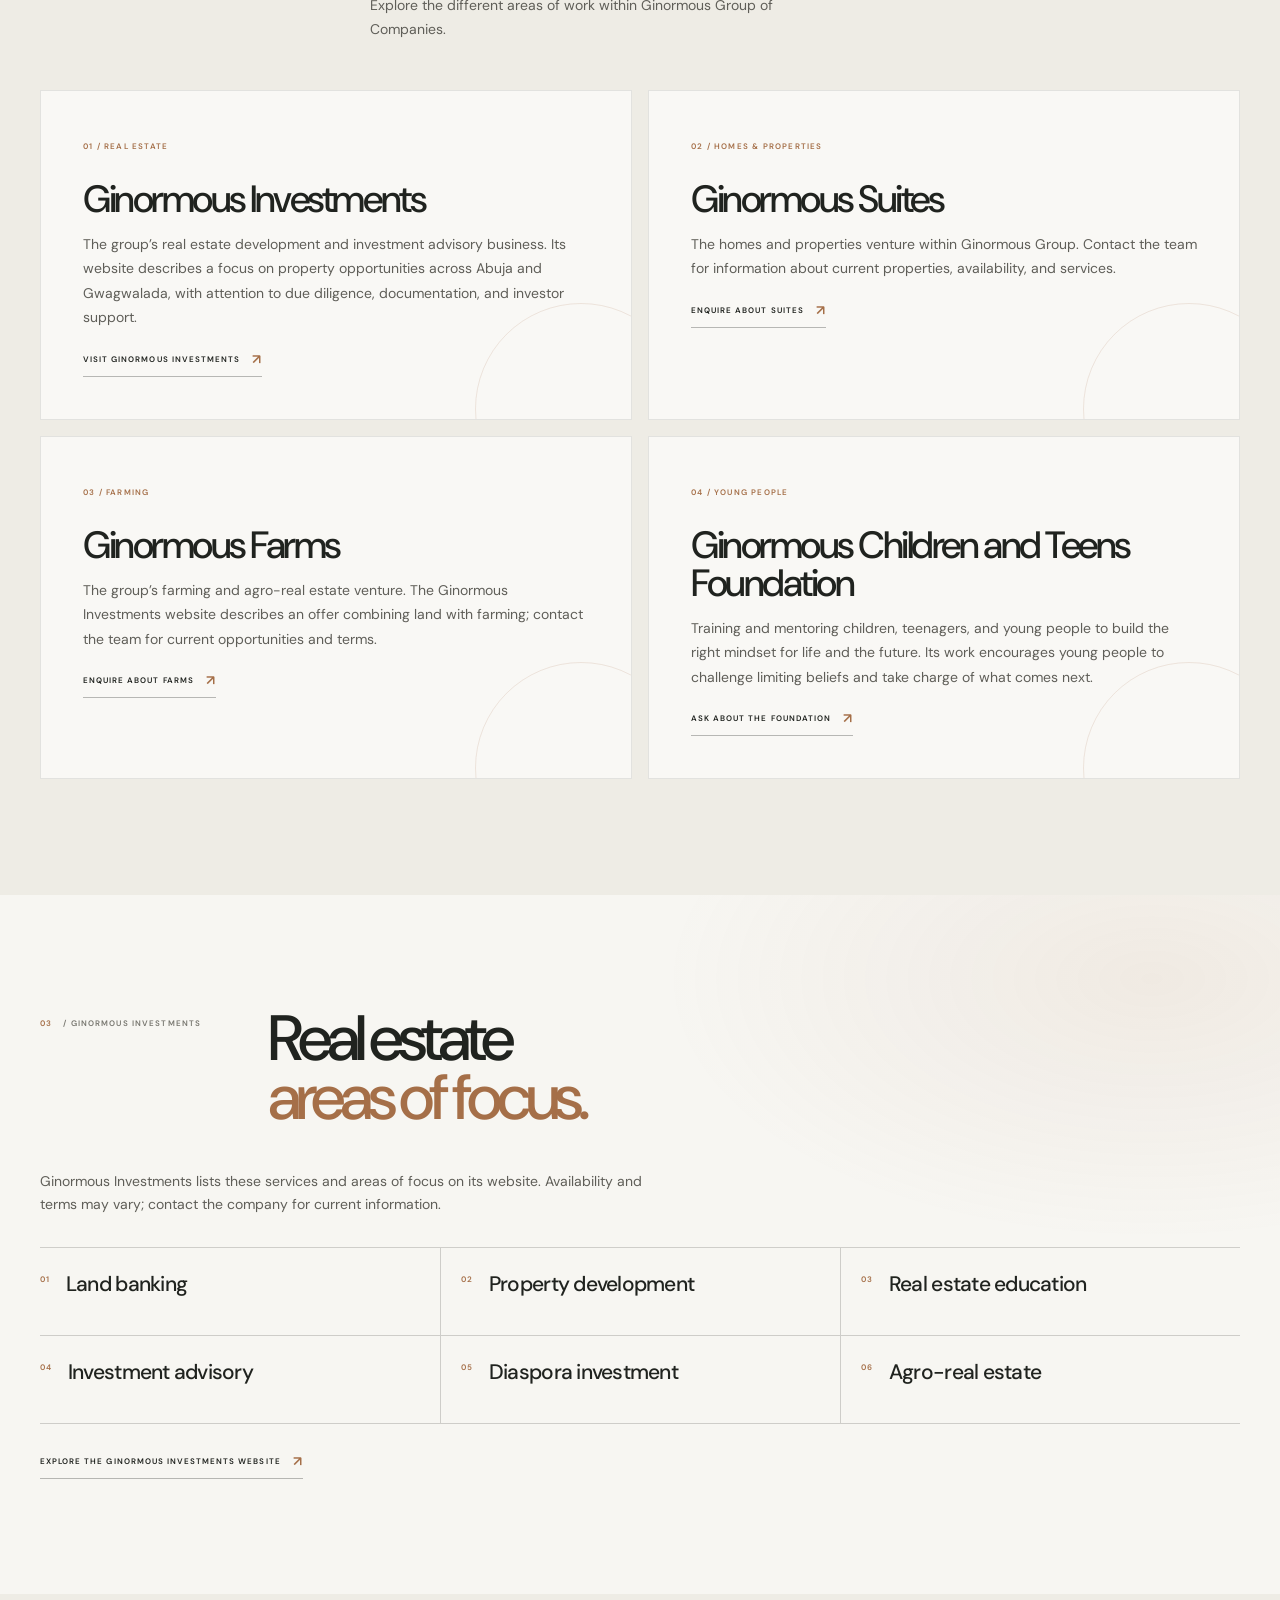
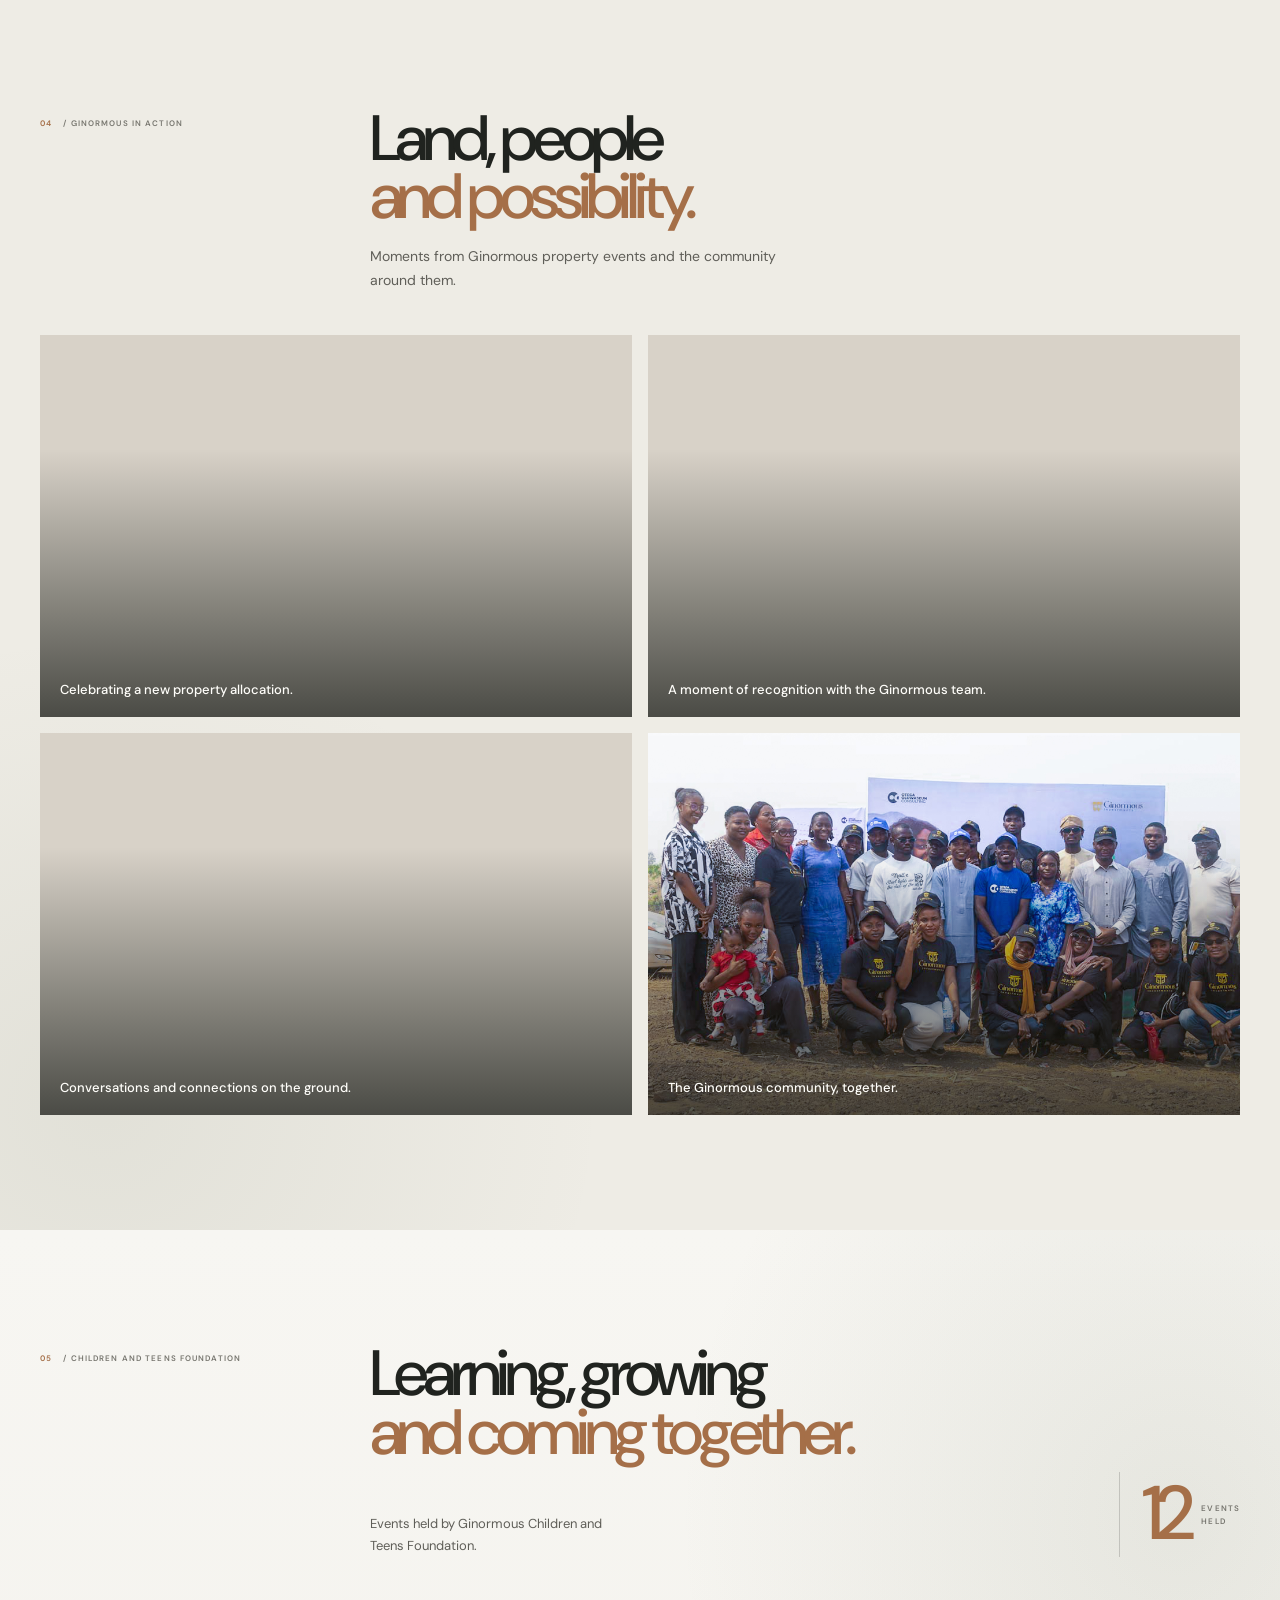
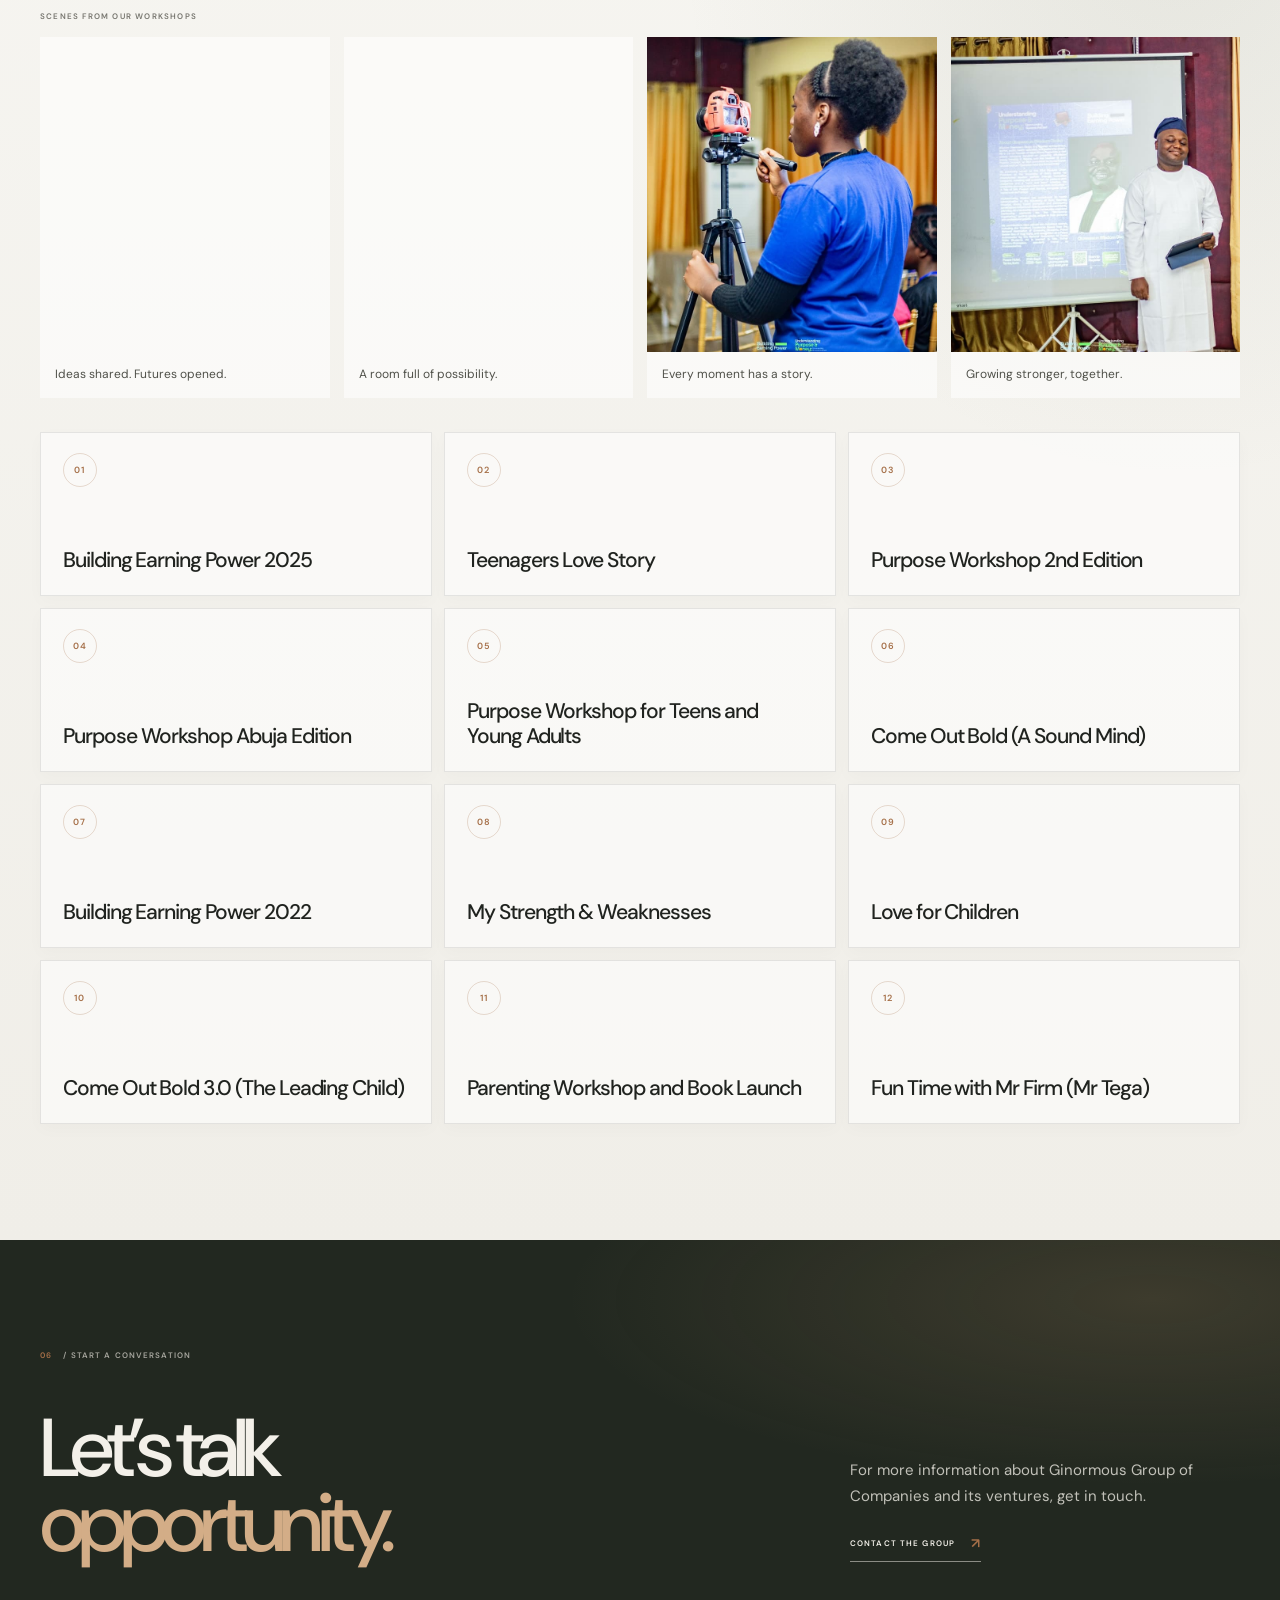
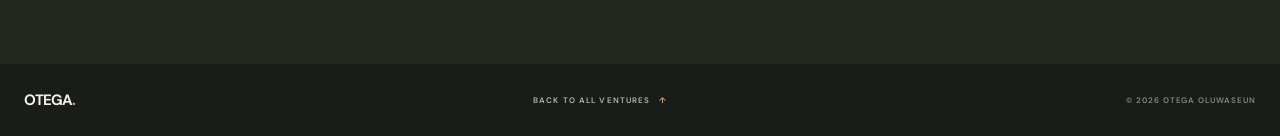
<file: ginormous-group.html>
<!doctype html>
<html lang="en">
  <head>
    <meta charset="UTF-8" />
    <meta name="viewport" content="width=device-width, initial-scale=1" />
    <meta
      name="description"
      content="Learn about Ginormous Group of Companies and its businesses in real estate, homes and properties, farming, and youth development."
    />
    <meta name="theme-color" content="#20231f" />
    <title>Ginormous Group of Companies — Otega Oluwaseun</title>
    <link rel="preconnect" href="https://fonts.googleapis.com" />
    <link rel="preconnect" href="https://fonts.gstatic.com" crossorigin />
    <link
      href="https://fonts.googleapis.com/css2?family=DM+Sans:wght@400;500;600;700&display=swap"
      rel="stylesheet"
    />
    <link rel="stylesheet" href="styles.css" />
    <link rel="stylesheet" href="venture-pages.css" />
    <script src="animations.js" defer></script>
  </head>
  <body class="venture-detail-page ginormous-group-page">
    <a class="skip-link" href="#main-content">Skip to content</a>
    <div class="reading-progress" role="progressbar" aria-label="Page reading progress" aria-valuemin="0" aria-valuemax="100" aria-valuenow="0"><span></span></div>
    <header class="venture-page-header">
      <a class="wordmark" href="index.html" aria-label="Otega Oluwaseun home">OTEGA<span>.</span></a>
      <nav class="venture-page-nav" aria-label="Page navigation">
        <a href="index.html#ventures">ALL VENTURES</a>
        <a href="#group-businesses">THE BUSINESSES</a>
        <a href="#foundation-events">EVENTS</a>
      </nav>
      <a class="venture-page-contact" href="mailto:hello@otegaolu.com?subject=Ginormous%20Group%20enquiry">CONTACT THE GROUP <span aria-hidden="true">↗</span></a>
    </header>

    <main id="main-content" tabindex="-1">
      <section class="venture-detail-hero" aria-labelledby="page-title">
        <div class="venture-detail-hero-copy">
          <p class="venture-detail-eyebrow"><span>GINORMOUS GROUP OF COMPANIES</span> / OUR BUSINESSES</p>
          <h1 id="page-title">Ginormous<br /><span>Group of Companies.</span></h1>
          <p class="venture-detail-lead">
            A group bringing together real estate, homes and properties,
            farming, and the development of children and young people.
          </p>
          <a class="detail-action" href="#group-businesses">EXPLORE THE BUSINESSES <span aria-hidden="true">↓</span></a>
        </div>
        <div class="venture-detail-art venture-detail-art--group" aria-hidden="true">
          <span class="detail-art-orbit detail-art-orbit-one"></span>
          <span class="detail-art-orbit detail-art-orbit-two"></span>
          <div class="detail-art-core">G<span>.</span></div>
          <span class="detail-art-caption">INVESTMENTS · SUITES<br />FARMS · FOUNDATION</span>
        </div>
        <span class="venture-detail-index" aria-hidden="true">01 / THE GROUP</span>
      </section>

      <section class="venture-detail-intro" aria-labelledby="group-intro-title">
        <p class="detail-section-label" data-reveal><span>01</span> / ABOUT THE GROUP</p>
        <div class="detail-intro-copy" data-reveal>
          <h2 id="group-intro-title">Different paths.<br /><span>Shared purpose.</span></h2>
          <div>
            <p>
              Ginormous Group of Companies brings together four distinct
              ventures: Ginormous Investments, Ginormous Suites, Ginormous
              Farms, and Ginormous Children and Teens Foundation.
            </p>
            <p>
              The group spans property investment and development, homes and
              properties, farming and agro-real estate, and training and
              mentorship for young people. Each venture has its own focus while
              contributing to the wider work of Ginormous Group.
            </p>
          </div>
        </div>
      </section>

      <section class="group-business-section" id="group-businesses" aria-labelledby="group-businesses-title">
        <header class="group-business-heading" data-reveal>
          <p class="detail-section-label"><span>02</span> / THE BUSINESSES</p>
          <div>
            <h2 id="group-businesses-title">Four ventures.<br /><span>One group.</span></h2>
            <p>Explore the different areas of work within Ginormous Group of Companies.</p>
          </div>
        </header>
        <div class="group-venture-grid">
          <article class="group-venture-card group-venture-card--investments" data-reveal>
            <span class="group-venture-number">01 / REAL ESTATE</span>
            <h3>Ginormous Investments</h3>
            <p>
              The group’s real estate development and investment advisory
              business. Its website describes a focus on property opportunities
              across Abuja and Gwagwalada, with attention to due diligence,
              documentation, and investor support.
            </p>
            <a class="detail-source-link" href="https://ginormousinvestments.com" target="_blank" rel="noopener noreferrer">
              VISIT GINORMOUS INVESTMENTS <span aria-hidden="true">↗</span>
            </a>
          </article>
          <article class="group-venture-card group-venture-card--suites" data-reveal>
            <span class="group-venture-number">02 / HOMES &amp; PROPERTIES</span>
            <h3>Ginormous Suites</h3>
            <p>
              The homes and properties venture within Ginormous Group. Contact
              the team for information about current properties, availability,
              and services.
            </p>
            <a class="detail-source-link" href="mailto:hello@otegaolu.com?subject=Ginormous%20Suites%20enquiry">
              ENQUIRE ABOUT SUITES <span aria-hidden="true">↗</span>
            </a>
          </article>
          <article class="group-venture-card group-venture-card--farms" data-reveal>
            <span class="group-venture-number">03 / FARMING</span>
            <h3>Ginormous Farms</h3>
            <p>
              The group’s farming and agro-real estate venture. The Ginormous
              Investments website describes an offer combining land with
              farming; contact the team for current opportunities and terms.
            </p>
            <a class="detail-source-link" href="mailto:hello@otegaolu.com?subject=Ginormous%20Farms%20enquiry">
              ENQUIRE ABOUT FARMS <span aria-hidden="true">↗</span>
            </a>
          </article>
          <article class="group-venture-card group-venture-card--foundation" data-reveal>
            <span class="group-venture-number">04 / YOUNG PEOPLE</span>
            <h3>Ginormous Children and Teens Foundation</h3>
            <p>
              Training and mentoring children, teenagers, and young people to
              build the right mindset for life and the future. Its work
              encourages young people to challenge limiting beliefs and take
              charge of what comes next.
            </p>
            <a class="detail-source-link" href="mailto:hello@otegaolu.com?subject=Ginormous%20Children%20and%20Teens%20Foundation%20enquiry">
              ASK ABOUT THE FOUNDATION <span aria-hidden="true">↗</span>
            </a>
          </article>
        </div>
      </section>

      <section class="detail-services-section" aria-labelledby="investment-services-title">
        <div class="detail-focus-heading" data-reveal>
          <p class="detail-section-label"><span>03</span> / GINORMOUS INVESTMENTS</p>
          <h2 id="investment-services-title">Real estate<br /><span>areas of focus.</span></h2>
        </div>
        <p class="detail-services-intro" data-reveal>
          Ginormous Investments lists these services and areas of focus on its
          website. Availability and terms may vary; contact the company for
          current information.
        </p>
        <ul class="detail-services-grid">
          <li data-reveal><span>01</span><strong>Land banking</strong></li>
          <li data-reveal><span>02</span><strong>Property development</strong></li>
          <li data-reveal><span>03</span><strong>Real estate education</strong></li>
          <li data-reveal><span>04</span><strong>Investment advisory</strong></li>
          <li data-reveal><span>05</span><strong>Diaspora investment</strong></li>
          <li data-reveal><span>06</span><strong>Agro-real estate</strong></li>
        </ul>
        <a class="detail-source-link" href="https://ginormousinvestments.com" target="_blank" rel="noopener noreferrer">
          EXPLORE THE GINORMOUS INVESTMENTS WEBSITE <span aria-hidden="true">↗</span>
        </a>
      </section>

      <section class="detail-services-section ginormous-field-section" aria-labelledby="ginormous-field-title">
        <header class="group-business-heading" data-reveal>
          <p class="detail-section-label"><span>04</span> / GINORMOUS IN ACTION</p>
          <div>
            <h2 id="ginormous-field-title">Land, people<br /><span>and possibility.</span></h2>
            <p>Moments from Ginormous property events and the community around them.</p>
          </div>
        </header>
        <div class="ginormous-gallery" aria-label="Photos from Ginormous property events">
          <figure data-reveal>
            <img
              src="ot_images/Ginormous/XCM_0721.jpg"
              alt="A woman holds an allocation sign beside a Ginormous representative at an outdoor event."
              loading="lazy"
              decoding="async"
            />
            <figcaption>Celebrating a new property allocation.</figcaption>
          </figure>
          <figure data-reveal>
            <img
              src="ot_images/Ginormous/XCM_0731.jpg"
              alt="A Ginormous representative presents a branded cap to a guest."
              loading="lazy"
              decoding="async"
            />
            <figcaption>A moment of recognition with the Ginormous team.</figcaption>
          </figure>
          <figure data-reveal>
            <img
              src="ot_images/Ginormous/XCM_0790.jpg"
              alt="Ginormous representatives and attendees gather outdoors at a property event."
              loading="lazy"
              decoding="async"
            />
            <figcaption>Conversations and connections on the ground.</figcaption>
          </figure>
          <figure data-reveal>
            <img
              src="ot_images/Ginormous/XCM_0908.jpg"
              alt="A group of attendees and Ginormous team members pose together at an outdoor event."
              loading="lazy"
              decoding="async"
            />
            <figcaption>The Ginormous community, together.</figcaption>
          </figure>
        </div>
      </section>

      <section class="foundation-events-section" id="foundation-events" aria-labelledby="foundation-events-title">
        <header class="foundation-events-heading" data-reveal>
          <p class="detail-section-label"><span>05</span> / CHILDREN AND TEENS FOUNDATION</p>
          <div class="foundation-events-title-block">
            <h2 id="foundation-events-title">Learning, growing<br /><span>and coming together.</span></h2>
            <p>Events held by Ginormous Children and Teens Foundation.</p>
            <div class="foundation-events-count" aria-label="12 events held">
              <span>12</span>
              <span>EVENTS<br />HELD</span>
            </div>
          </div>
        </header>
        <div class="foundation-gallery" aria-label="Photos from Foundation workshops and events">
          <p class="foundation-gallery-label" data-reveal>SCENES FROM OUR WORKSHOPS</p>
          <figure data-reveal>
            <img
              src="images/moments/building-earning-power-workshop.jpg"
              alt="A speaker addressing young people at a Building Earning Power workshop."
              loading="lazy"
              decoding="async"
            />
            <figcaption>Ideas shared. Futures opened.</figcaption>
          </figure>
          <figure data-reveal>
            <img
              src="images/moments/building-earning-power-young-people.jpg"
              alt="Young people gathered to take part in a Foundation workshop."
              loading="lazy"
              decoding="async"
            />
            <figcaption>A room full of possibility.</figcaption>
          </figure>
          <figure data-reveal>
            <img
              src="images/moments/building-earning-power-behind-scenes.jpg"
              alt="A team member filming a Foundation workshop."
              loading="lazy"
              decoding="async"
            />
            <figcaption>Every moment has a story.</figcaption>
          </figure>
          <figure data-reveal>
            <img
              src="images/moments/building-earning-power-community.jpg"
              alt="Foundation event guests sharing a moment together."
              loading="lazy"
              decoding="async"
            />
            <figcaption>Growing stronger, together.</figcaption>
          </figure>
        </div>
        <ol class="foundation-events-list">
          <li data-reveal><span>01</span><h3>Building Earning Power 2025</h3></li>
          <li data-reveal><span>02</span><h3>Teenagers Love Story</h3></li>
          <li data-reveal><span>03</span><h3>Purpose Workshop 2nd Edition</h3></li>
          <li data-reveal><span>04</span><h3>Purpose Workshop Abuja Edition</h3></li>
          <li data-reveal><span>05</span><h3>Purpose Workshop for Teens and Young Adults</h3></li>
          <li data-reveal><span>06</span><h3>Come Out Bold (A Sound Mind)</h3></li>
          <li data-reveal><span>07</span><h3>Building Earning Power 2022</h3></li>
          <li data-reveal><span>08</span><h3>My Strength &amp; Weaknesses</h3></li>
          <li data-reveal><span>09</span><h3>Love for Children</h3></li>
          <li data-reveal><span>10</span><h3>Come Out Bold 3.0 (The Leading Child)</h3></li>
          <li data-reveal><span>11</span><h3>Parenting Workshop and Book Launch</h3></li>
          <li data-reveal><span>12</span><h3>Fun Time with Mr Firm (Mr Tega)</h3></li>
        </ol>
      </section>

      <section class="detail-cta" aria-labelledby="group-cta-title">
        <p class="detail-section-label" data-reveal><span>06</span> / START A CONVERSATION</p>
        <div class="detail-cta-row" data-reveal>
          <h2 id="group-cta-title">Let’s talk<br /><span>opportunity.</span></h2>
          <div>
            <p>For more information about Ginormous Group of Companies and its ventures, get in touch.</p>
            <a class="detail-action" href="mailto:hello@otegaolu.com?subject=Ginormous%20Group%20enquiry">CONTACT THE GROUP <span aria-hidden="true">↗</span></a>
          </div>
        </div>
      </section>
    </main>

    <footer class="venture-page-footer">
      <a class="footer-wordmark" href="index.html" aria-label="Otega Oluwaseun home">OTEGA<span>.</span></a>
      <a href="index.html#ventures">BACK TO ALL VENTURES <span aria-hidden="true">↑</span></a>
      <p>© 2026 OTEGA OLUWASEUN</p>
    </footer>
  </body>
</html>
</file>
<file: styles.css>
:root {
  color-scheme: light;
  font-family: "DM Sans", Arial, sans-serif;
  color: #171715;
  background: #f7f6f2;
  font-synthesis: none;
  text-rendering: optimizeLegibility;
  -webkit-font-smoothing: antialiased;
  -moz-osx-font-smoothing: grayscale;
  font-optical-sizing: auto;
  font-weight: 400;

  --paper: #f7f6f2;
  --ink: #171715;
  --muted: #77766f;
  --rule: rgba(23, 23, 21, 0.18);
  --card: #ece8e1;
  --about-bg: #20231f;
  --about-ink: #f3f0e9;
  --about-muted: #a7a69e;
  --about-accent: #c99d70;
  --accent-rust: #a56f48;
  --accent-olive: #747d65;
  --surface-soft: #eeece5;
  --ease-out: cubic-bezier(0.2, 0.7, 0.2, 1);
}

* {
  box-sizing: border-box;
}

html {
  overflow-x: clip;
  scroll-behavior: smooth;
  scroll-padding-top: 24px;
}

body {
  min-height: 100vh;
  margin: 0;
  overflow-x: hidden;
  background: var(--paper);
}

.reading-progress {
  position: fixed;
  z-index: 20;
  inset: 0 0 auto;
  height: 2px;
  background: transparent;
  pointer-events: none;
}

.reading-progress span {
  display: block;
  width: 100%;
  height: 100%;
  background: linear-gradient(90deg, var(--accent-rust), #d5b78f);
  transform: scaleX(var(--reading-progress, 0));
  transform-origin: left center;
  will-change: transform;
}

.skip-link {
  position: fixed;
  z-index: 30;
  top: 12px;
  left: 12px;
  padding: 12px 16px;
  color: #f3f0e9;
  background: #20231f;
  font-size: 13px;
  font-weight: 600;
  transform: translateY(calc(-100% - 16px));
  transition: transform 180ms ease;
}

.skip-link:focus {
  transform: translateY(0);
}

a {
  color: inherit;
  text-decoration: none;
}

::selection {
  color: var(--about-ink);
  background: var(--accent-rust);
}

:focus-visible {
  outline: 2px solid var(--accent-rust);
  outline-offset: 4px;
}

img {
  display: block;
  max-width: 100%;
}

main {
  width: 100%;
}

.hero {
  width: min(100% - 48px, 1600px);
  min-height: 100vh;
  margin: 0 auto;
  display: flex;
  flex-direction: column;
}

.site-header {
  position: relative;
  z-index: 5;
  display: grid;
  grid-template-columns: 1fr 1fr 1fr;
  align-items: center;
  min-height: 72px;
  padding: 0 4px;
  border-bottom: 1px solid var(--rule);
}

.wordmark {
  width: fit-content;
  font-size: 15px;
  font-weight: 700;
  letter-spacing: -0.07em;
}

.wordmark span {
  color: #a45d3f;
}

.main-nav {
  display: flex;
  justify-content: center;
  gap: clamp(20px, 3.2vw, 48px);
}

.menu-toggle,
.nav-contact {
  display: none;
}

.main-nav a,
.contact-link,
.eyebrow,
.copy-index,
.text-link {
  font-size: 9px;
  font-weight: 600;
  letter-spacing: 0.12em;
}

.main-nav a,
.contact-link,
.text-link {
  transition: opacity 160ms ease;
}

.main-nav a:hover,
.contact-link:hover,
.text-link:hover {
  opacity: 0.55;
}

.main-nav a[aria-current="location"] {
  color: var(--accent-rust);
}

.contact-link {
  justify-self: end;
}

.contact-link span {
  margin-left: 7px;
  font-size: 13px;
}

.hero-stage {
  position: relative;
  isolation: isolate;
  flex: 1;
  min-height: min(780px, calc(100vh - 72px));
  overflow: hidden;
  background:
    radial-gradient(ellipse at 50% 84%, rgba(201, 196, 184, 0.19), transparent 44%),
    linear-gradient(180deg, rgba(255, 255, 255, 0.16), transparent 50%);
}

.hero-stage h1 {
  position: absolute;
  z-index: 1;
  top: 9%;
  left: 50%;
  width: 100%;
  margin: 0;
  transform: translateX(-50%);
  font-size: clamp(68px, 11vw, 188px);
  font-weight: 500;
  letter-spacing: -0.095em;
  line-height: 0.8;
  text-align: center;
  white-space: nowrap;
}

.mobile-break {
  display: none;
}

.hero-portrait {
  position: absolute;
  z-index: 2;
  bottom: -18%;
  left: 50%;
  width: min(118vw, 1500px);
  height: 170%;
  transform: translate(-50%, 380px);
  object-fit: contain;
  object-position: center bottom;
}

.portrait-card {
  position: absolute;
  z-index: 3;
  top: 43%;
  left: 6%;
  width: clamp(128px, 17vw, 225px);
  padding: 8px;
  background: #f4f2ec;
  box-shadow: 0 20px 50px rgba(34, 30, 25, 0.11);
}

.portrait-card img {
  display: block;
  width: 100%;
  height: clamp(140px, 20vw, 252px);
  background: #dedbd4;
  object-fit: cover;
  object-position: center 16%;
}

.intro-copy {
  position: absolute;
  z-index: 3;
  top: 44%;
  right: 4%;
  width: min(240px, 23%);
}

.intro-copy p {
  margin: 0;
  color: #5f5e58;
  font-size: 11px;
  line-height: 1.65;
}

.text-link {
  display: inline-block;
  margin-top: 20px;
  padding-bottom: 5px;
  border-bottom: 1px solid var(--rule);
  font-size: 8px;
}

.text-link span {
  margin-left: 5px;
  font-size: 12px;
}

.mentorship-registration {
  padding: clamp(24px, 5vw, 64px) 24px;
  background: var(--paper);
}

.mentorship-registration-inner {
  display: grid;
  grid-template-columns: minmax(0, 1.1fr) minmax(280px, 0.9fr);
  align-items: center;
  gap: clamp(36px, 7vw, 96px);
  width: min(100%, 1320px);
  margin: 0 auto;
  padding: clamp(32px, 6vw, 76px);
  color: var(--about-ink);
  background:
    radial-gradient(ellipse at 92% 10%, rgba(201, 157, 112, 0.18), transparent 34%),
    #222820;
}

.mentorship-registration-kicker,
.mentorship-registration-details dt {
  color: #d3ad87;
  font-size: 9px;
  font-weight: 600;
  letter-spacing: 0.15em;
}

.mentorship-registration-copy h2 {
  margin: 28px 0 20px;
  font-size: clamp(40px, 6vw, 76px);
  font-weight: 500;
  letter-spacing: -0.08em;
  line-height: 0.95;
}

.mentorship-registration-copy h2 span {
  color: #d3ad87;
}

.mentorship-registration-copy > p:last-child,
.mentorship-registration-details > p {
  color: rgba(243, 240, 233, 0.78);
  font-size: 14px;
  line-height: 1.7;
}

.mentorship-registration-details dl {
  display: grid;
  gap: 20px;
  margin: 0 0 18px;
}

.mentorship-registration-details dl div {
  padding-bottom: 14px;
  border-bottom: 1px solid rgba(243, 240, 233, 0.2);
}

.mentorship-registration-details dt {
  margin-bottom: 8px;
}

.mentorship-registration-details dd {
  margin: 0;
  color: #f3f0e9;
  font-size: 17px;
}

.mentorship-register-link {
  display: inline-flex;
  align-items: center;
  gap: 18px;
  min-height: 48px;
  margin-top: 10px;
  padding: 0 18px;
  color: #222820;
  background: #d3ad87;
  font-size: 9px;
  font-weight: 700;
  letter-spacing: 0.12em;
  transition: background 180ms ease;
}

.mentorship-register-link:hover,
.mentorship-register-link:focus-visible {
  background: #e2c39f;
}

.mentorship-registration-details .mentorship-registration-note {
  margin-bottom: 0;
  font-size: 11px;
}

.about-section {
  width: 100%;
  margin: 0;
  padding: clamp(88px, 10vw, 152px) 24px;
  color: var(--about-ink);
  background: var(--about-bg);
}

.about-inner {
  display: grid;
  grid-template-columns: minmax(320px, 0.82fr) minmax(0, 1.18fr);
  align-items: center;
  gap: clamp(48px, 8vw, 128px);
  width: min(100%, 1320px);
  margin: 0 auto;
}

.about-copy {
  max-width: 740px;
}

.about-kicker {
  display: flex;
  align-items: center;
  gap: 12px;
  margin: 0 0 28px;
  color: var(--about-muted);
  font-size: 10px;
  font-weight: 600;
  letter-spacing: 0.16em;
  text-transform: uppercase;
}

.about-kicker span {
  color: var(--about-accent);
}

.about-copy h2 {
  margin: 0 0 26px;
  font-size: clamp(64px, 9vw, 128px);
  line-height: 0.78;
  letter-spacing: -0.09em;
  font-weight: 400;
}

.about-copy h2 span {
  color: var(--about-accent);
}

.about-copy .about-lead {
  max-width: 680px;
  margin: 0 0 30px;
  padding-bottom: 30px;
  border-bottom: 1px solid rgba(243, 240, 233, 0.22);
  color: var(--about-ink);
  font-size: clamp(21px, 2.4vw, 32px);
  line-height: 1.35;
  letter-spacing: -0.045em;
}

.about-copy .about-story {
  max-width: 650px;
  margin: 0 0 18px;
  color: #c9c8c0;
  font-size: clamp(15px, 1.25vw, 18px);
  line-height: 1.75;
}

.about-visual {
  position: relative;
  align-self: stretch;
  min-height: 620px;
}

.about-visual-frame {
  position: sticky;
  top: 32px;
  width: 100%;
  height: min(70vw, 720px);
  min-height: 560px;
  overflow: hidden;
  background:
    radial-gradient(ellipse at 50% 34%, rgba(246, 238, 222, 0.62), transparent 49%),
    linear-gradient(155deg, #c8c0b1, #8f887c);
  box-shadow: 0 28px 72px rgba(0, 0, 0, 0.18);
}

.about-visual-frame img {
  position: absolute;
  inset: auto 0 0;
  width: 100%;
  height: 94%;
  object-fit: contain;
  object-position: center bottom;
}

.about-image-index,
.about-image-caption {
  position: absolute;
  z-index: 1;
  color: rgba(32, 35, 31, 0.72);
  font-size: 9px;
  font-weight: 600;
  letter-spacing: 0.16em;
}

.about-image-index {
  top: 22px;
  left: 22px;
}

.about-image-caption {
  right: 22px;
  bottom: 22px;
  color: var(--about-ink);
}

.journey-section {
  --journey-bg: #f7f6f2;
  --journey-ink: #20231f;
  --journey-muted: #77766f;
  --journey-accent: var(--accent-rust);

  padding: clamp(80px, 10vw, 144px) 24px;
  color: var(--journey-ink);
  background:
    radial-gradient(ellipse at 92% 10%, rgba(116, 125, 101, 0.1), transparent 34%),
    var(--journey-bg);
}

.journey-inner {
  width: min(100%, 1120px);
  margin: 0 auto;
}

.journey-heading {
  margin-bottom: clamp(44px, 7vw, 88px);
}

.journey-kicker,
.journey-stage,
.journey-note {
  font-size: 9px;
  font-weight: 600;
  letter-spacing: 0.15em;
}

.journey-kicker {
  margin: 0 0 28px;
  color: var(--journey-muted);
}

.journey-kicker span {
  color: var(--journey-accent);
}

.journey-heading-row {
  display: flex;
  align-items: end;
  justify-content: space-between;
  gap: 48px;
}

.journey-heading h2 {
  margin: 0;
  font-size: clamp(60px, 8vw, 108px);
  font-weight: 500;
  letter-spacing: -0.085em;
  line-height: 0.82;
}

.journey-heading h2 span {
  color: var(--journey-accent);
}

.journey-heading-row > p {
  max-width: 380px;
  margin: 0 0 4px;
  color: #5f5e58;
  font-size: 15px;
  line-height: 1.7;
}

.journey-timeline {
  position: relative;
  display: grid;
  gap: 0;
  margin: 0;
  padding: 0;
  list-style: none;
}

.journey-timeline::before {
  position: absolute;
  top: 28px;
  bottom: 28px;
  left: 31px;
  width: 1px;
  background: linear-gradient(
    to bottom,
    rgba(165, 111, 72, 0.1),
    rgba(165, 111, 72, 0.65) 18%,
    rgba(116, 125, 101, 0.5) 82%,
    rgba(116, 125, 101, 0.1)
  );
  content: "";
}

.journey-milestone {
  position: relative;
  display: grid;
  grid-template-columns: 64px minmax(0, 1fr) minmax(140px, 0.35fr);
  align-items: start;
  gap: clamp(20px, 4vw, 48px);
  min-height: 204px;
  padding: 0 0 48px;
}

.journey-marker {
  position: relative;
  z-index: 1;
  display: grid;
  width: 64px;
  height: 64px;
  place-items: center;
  border: 1px solid rgba(165, 111, 72, 0.48);
  border-radius: 50%;
  color: var(--journey-accent);
  background: var(--journey-bg);
  font-size: 11px;
  font-weight: 600;
  letter-spacing: 0.08em;
  transition:
    color 240ms ease,
    background 240ms ease,
    border-color 240ms ease,
    transform 320ms var(--ease-out);
}

.journey-milestone:hover .journey-marker {
  color: #f3f0e9;
  background: var(--journey-accent);
  border-color: var(--journey-accent);
  transform: scale(1.06);
}

.journey-milestone-copy {
  max-width: 620px;
  padding: 4px 0 30px;
  border-bottom: 1px solid var(--rule);
}

.journey-stage {
  margin: 0 0 13px;
  color: var(--journey-accent);
  font-size: 8px;
}

.journey-milestone h3 {
  margin: 0 0 12px;
  font-size: clamp(25px, 3vw, 38px);
  font-weight: 500;
  letter-spacing: -0.06em;
  line-height: 1.05;
}

.insight-card {
  transition:
    background-color 240ms ease,
    padding 320ms var(--ease-out);
}

.journey-milestone-copy > p:last-child {
  max-width: 600px;
  margin: 0;
  color: #5f5e58;
  font-size: 15px;
  line-height: 1.7;
}

.journey-note {
  justify-self: end;
  padding-top: 8px;
  color: var(--journey-muted);
  font-size: 8px;
  text-align: right;
}

.journey-signoff {
  display: flex;
  align-items: center;
  gap: 18px;
  max-width: 760px;
  margin: 12px 0 0 112px;
  color: #5f5e58;
  font-size: clamp(17px, 2vw, 23px);
  line-height: 1.5;
  letter-spacing: -0.035em;
}

.journey-signoff span {
  color: var(--journey-accent);
  font-family: Georgia, serif;
  font-size: 64px;
  line-height: 0.5;
}

.direction-section {
  --direction-bg: #f0eee8;
  --direction-ink: #20231f;
  --direction-muted: #77766f;
  --direction-accent: var(--accent-rust);

  padding: clamp(88px, 10vw, 144px) 24px 32px;
  color: var(--direction-ink);
  background:
    radial-gradient(ellipse at 92% 10%, rgba(201, 157, 112, 0.13), transparent 34%),
    var(--direction-bg);
}

.direction-inner {
  width: min(100%, 1320px);
  margin: 0 auto;
}

.direction-heading {
  display: grid;
  grid-template-columns: 1fr 1.15fr 0.85fr;
  align-items: end;
  gap: 32px;
  margin-bottom: 48px;
}

.direction-kicker,
.direction-label,
.diagram-note,
.mission-card-foot,
.direction-footer {
  font-size: 9px;
  font-weight: 600;
  letter-spacing: 0.15em;
}

.direction-kicker {
  align-self: start;
  margin: 10px 0 0;
  color: var(--direction-muted);
}

.direction-kicker span,
.direction-label span {
  color: var(--direction-accent);
}

.direction-heading h2 {
  margin: 0;
  font-size: clamp(56px, 7.3vw, 100px);
  font-weight: 500;
  letter-spacing: -0.085em;
  line-height: 0.84;
}

.direction-heading h2 span {
  color: var(--direction-accent);
}

.direction-intro {
  max-width: 290px;
  margin: 0 0 4px;
  color: #5f5e58;
  font-size: 15px;
  line-height: 1.65;
}

.vision-card {
  position: relative;
  display: grid;
  grid-template-columns: 0.95fr 1.05fr;
  align-items: center;
  min-height: 420px;
  overflow: hidden;
  padding: clamp(32px, 5vw, 72px);
  color: var(--about-ink);
  background:
    radial-gradient(ellipse at 78% 6%, rgba(201, 157, 112, 0.14), transparent 35%),
    #222820;
  box-shadow: 0 24px 64px rgba(20, 24, 19, 0.1);
}

.vision-card::before,
.vision-card::after {
  position: absolute;
  width: 290px;
  height: 290px;
  border: 1px solid rgba(213, 183, 143, 0.12);
  border-radius: 50%;
  content: "";
  pointer-events: none;
}

.vision-card::before {
  top: -190px;
  right: 10%;
}

.vision-card::after {
  top: -155px;
  right: calc(10% + 35px);
}

.vision-copy {
  position: relative;
  z-index: 1;
  max-width: 500px;
}

.direction-label {
  margin: 0 0 24px;
  color: #b9b8af;
}

.vision-copy h3 {
  margin: 0 0 18px;
  font-size: clamp(36px, 4.5vw, 58px);
  font-weight: 500;
  letter-spacing: -0.065em;
  line-height: 0.96;
}

.vision-statement {
  max-width: 490px;
  margin: 0;
  color: #d3d1c9;
  font-size: clamp(15px, 1.4vw, 18px);
  line-height: 1.75;
}

.vision-diagram {
  position: relative;
  justify-self: center;
  width: min(100%, 460px);
}

.vision-diagram svg {
  display: block;
  width: 100%;
  overflow: visible;
}

.vision-diagram text {
  fill: #e8e4da;
  font-family: "DM Sans", Arial, sans-serif;
  font-size: 10px;
  font-weight: 600;
  letter-spacing: 1.8px;
}

.diagram-track,
.diagram-flow {
  fill: none;
  stroke-linecap: round;
  stroke-width: 1.5;
}

.diagram-track {
  stroke: rgba(232, 228, 218, 0.2);
}

.diagram-flow {
  stroke: url("#vision-path");
  stroke-dasharray: 8 10;
  animation: vision-flow 8s linear infinite;
}

.diagram-flow-delay {
  animation-delay: -4s;
}

.diagram-core {
  fill: #30382d;
  stroke: #d5b78f;
  stroke-width: 1.5;
}

.diagram-node {
  fill: #30382d;
  stroke: #8f9b7c;
  stroke-width: 1.5;
}

.diagram-spark {
  fill: #e7c89e;
  transform-box: fill-box;
  transform-origin: center;
  animation: vision-pulse 3s ease-in-out infinite;
}

.diagram-note {
  display: block;
  margin-top: -6px;
  color: #b9b8af;
  text-align: center;
  font-size: 8px;
}

.mission-heading {
  display: flex;
  align-items: baseline;
  justify-content: space-between;
  gap: 24px;
  margin: clamp(64px, 8vw, 112px) 0 24px;
  padding-bottom: 16px;
  border-bottom: 1px solid var(--rule);
}

.mission-heading .direction-label {
  margin: 0;
  color: var(--direction-muted);
}

.mission-heading > p:last-child {
  margin: 0;
  color: #5f5e58;
  font-size: 14px;
}

.mission-grid {
  display: grid;
  grid-template-columns: repeat(2, minmax(0, 1fr));
  gap: 18px;
}

.mission-visuals {
  display: grid;
  grid-template-columns: repeat(12, minmax(0, 1fr));
  grid-template-rows: repeat(2, clamp(190px, 22vw, 290px));
  gap: 14px;
  margin-top: 30px;
}

.mission-visual-card {
  position: relative;
  min-width: 0;
  min-height: 0;
  margin: 0;
  overflow: hidden;
  background: #d8d2c8;
  box-shadow: 0 12px 28px rgba(32, 35, 31, 0.08);
}

.mission-visual-card--wide {
  grid-column: 1 / span 5;
  grid-row: 1 / span 2;
}

.mission-visual-card:nth-child(2) {
  grid-column: 6 / span 4;
  grid-row: 1;
}

.mission-visual-card:nth-child(3) {
  grid-column: 10 / span 3;
  grid-row: 1;
}

.mission-visual-card:nth-child(4) {
  grid-column: 6 / span 3;
  grid-row: 2;
}

.mission-visual-card--tall {
  grid-column: 9 / span 4;
  grid-row: 2;
}

.mission-visual-card::after {
  position: absolute;
  inset: 0;
  background: linear-gradient(
    180deg,
    rgba(20, 23, 19, 0.02) 28%,
    rgba(20, 23, 19, 0.72) 100%
  );
  content: "";
  pointer-events: none;
}

.mission-visual-card img {
  display: block;
  width: 100%;
  height: 100%;
  object-fit: cover;
  transition:
    transform 700ms var(--ease-out),
    filter 500ms ease;
}

.mission-visual-card:hover img {
  transform: scale(1.045);
  filter: saturate(1.06);
}

.mission-visual-card figcaption {
  position: absolute;
  right: 18px;
  bottom: 16px;
  left: 18px;
  z-index: 1;
  color: #fffdf9;
  font-size: 8px;
  font-weight: 600;
  letter-spacing: 0.16em;
}

.mission-card {
  position: relative;
  display: flex;
  min-height: 340px;
  flex-direction: column;
  padding: clamp(26px, 4vw, 48px);
  overflow: hidden;
  border: 1px solid rgba(32, 35, 31, 0.04);
  transition:
    transform 320ms var(--ease-out),
    box-shadow 320ms var(--ease-out),
    filter 320ms ease;
}

.mission-card:hover {
  transform: translateY(-7px);
  box-shadow: 0 20px 46px rgba(32, 35, 31, 0.12);
  filter: saturate(1.08);
}

.mission-card-growth {
  color: #f4f1e9;
  background: linear-gradient(145deg, #7d876e, var(--accent-olive));
}

.mission-card-wealth {
  color: #f4f1e9;
  background: linear-gradient(145deg, #b37b51, #95623f);
}

.mission-card::after {
  position: absolute;
  right: -55px;
  bottom: -140px;
  width: 280px;
  height: 280px;
  border: 1px solid rgba(255, 255, 255, 0.18);
  border-radius: 50%;
  content: "";
  pointer-events: none;
}

.mission-card-top {
  display: flex;
  align-items: flex-start;
  justify-content: space-between;
}

.mission-number {
  font-size: 10px;
  font-weight: 600;
  letter-spacing: 0.12em;
  opacity: 0.74;
}

.mission-card-top svg {
  width: 44px;
  fill: none;
  stroke: currentColor;
  stroke-linecap: round;
  stroke-linejoin: round;
  stroke-width: 1.5;
  opacity: 0.88;
  transition: transform 240ms ease;
}

.mission-card:hover .mission-card-top svg {
  transform: translateY(-4px);
}

.mission-card h3 {
  margin: auto 0 14px;
  padding-top: 40px;
  font-size: clamp(34px, 4vw, 54px);
  font-weight: 500;
  letter-spacing: -0.065em;
  line-height: 0.96;
}

.mission-card > p {
  max-width: 520px;
  margin: 0;
  font-size: 15px;
  line-height: 1.7;
  color: rgba(255, 255, 255, 0.86);
}

.mission-card-foot {
  margin-top: 28px;
  padding-top: 16px;
  border-top: 1px solid rgba(255, 255, 255, 0.26);
  font-size: 8px;
}

.direction-footer {
  display: flex;
  justify-content: space-between;
  gap: 20px;
  margin-top: 80px;
  padding: 20px 0 8px;
  border-top: 1px solid rgba(32, 35, 31, 0.18);
  color: var(--direction-muted);
  font-size: 8px;
}

.direction-footer a {
  transition: color 160ms ease;
}

.direction-footer a:hover {
  color: var(--direction-ink);
}

.direction-footer a span {
  margin-left: 6px;
  color: var(--direction-accent);
  font-size: 13px;
}

@keyframes vision-flow {
  to {
    stroke-dashoffset: -72;
  }
}

@keyframes vision-pulse {
  50% {
    opacity: 0.45;
    transform: scale(0.7);
  }
}

.ventures-section {
  --ventures-bg: #f7f6f2;
  --ventures-ink: #20231f;
  --ventures-muted: #77766f;
  --ventures-accent: var(--accent-rust);

  padding: clamp(88px, 10vw, 144px) 24px 32px;
  color: var(--ventures-ink);
  background:
    radial-gradient(ellipse at 2% 12%, rgba(116, 125, 101, 0.1), transparent 30%),
    var(--ventures-bg);
}

.ventures-inner {
  width: min(100%, 1320px);
  margin: 0 auto;
}

.ventures-heading {
  margin-bottom: clamp(42px, 5.5vw, 72px);
}

.ventures-kicker,
.brand-eyebrow,
.venture-type,
.art-label,
.brand-coordinate,
.brand-link,
.ventures-footer {
  font-size: 9px;
  font-weight: 600;
  letter-spacing: 0.15em;
}

.ventures-kicker {
  margin: 0 0 28px;
  color: var(--ventures-muted);
}

.ventures-kicker span {
  color: var(--ventures-accent);
}

.ventures-title-row {
  display: flex;
  align-items: end;
  justify-content: space-between;
  gap: 48px;
}

.ventures-title-row h2 {
  margin: 0;
  font-size: clamp(58px, 8vw, 108px);
  font-weight: 500;
  letter-spacing: -0.085em;
  line-height: 0.84;
}

.ventures-title-row h2 span {
  color: var(--ventures-accent);
}

.ventures-title-row > p {
  max-width: 360px;
  margin: 0 0 4px;
  color: #5f5e58;
  font-size: 15px;
  line-height: 1.7;
}

.ventures-layout {
  display: grid;
  grid-template-columns: minmax(0, 1fr);
  gap: 18px;
}

.ventures-brand {
  position: relative;
  display: flex;
  min-height: 0;
  flex-direction: column;
  align-items: flex-start;
  padding: clamp(28px, 4vw, 48px);
  overflow: hidden;
  color: #f3f0e9;
  background:
    radial-gradient(ellipse at 82% 18%, rgba(201, 157, 112, 0.22), transparent 32%),
    linear-gradient(145deg, #282d25, #1d211c);
}

.ventures-brand::before,
.ventures-brand::after {
  position: absolute;
  right: -120px;
  bottom: -96px;
  width: 360px;
  height: 360px;
  border: 1px solid rgba(213, 183, 143, 0.16);
  border-radius: 50%;
  content: "";
  pointer-events: none;
}

.ventures-brand::after {
  right: -72px;
  bottom: -48px;
}

.brand-mark {
  position: relative;
  display: grid;
  width: 68px;
  height: 68px;
  place-items: center;
  margin-bottom: 0;
  border: 1px solid rgba(243, 240, 233, 0.55);
  border-radius: 50%;
  color: #ead7ba;
}

.brand-mark span {
  font-size: 35px;
  font-weight: 400;
  letter-spacing: -0.12em;
}

.brand-mark i {
  position: absolute;
  top: 10px;
  right: 7px;
  width: 7px;
  height: 7px;
  border-radius: 50%;
  background: #d5b78f;
  animation: vision-pulse 3s ease-in-out infinite;
}

.brand-eyebrow {
  position: relative;
  z-index: 1;
  margin: 24px 0 14px;
  color: #c9c8c0;
}

.ventures-brand h3 {
  position: relative;
  z-index: 1;
  margin: 0 0 18px;
  font-size: clamp(34px, 4vw, 52px);
  font-weight: 500;
  letter-spacing: -0.07em;
  line-height: 0.98;
}

.brand-copy {
  position: relative;
  z-index: 1;
  max-width: 320px;
  margin: 0;
  color: #c9c8c0;
  font-size: 14px;
  line-height: 1.7;
}

.brand-link {
  position: relative;
  z-index: 1;
  display: inline-flex;
  align-items: center;
  gap: 12px;
  margin-top: 28px;
  padding-bottom: 8px;
  border-bottom: 1px solid rgba(243, 240, 233, 0.35);
  font-size: 8px;
  transition: color 180ms ease, border-color 180ms ease;
}

.brand-link:hover {
  color: #e7c89e;
  border-color: #e7c89e;
}

.brand-link span {
  font-size: 14px;
}

.brand-coordinate {
  position: relative;
  z-index: 1;
  margin-top: 28px;
  color: #a7a69e;
  font-size: 8px;
}

.venture-cards {
  display: grid;
  grid-template-columns: repeat(2, minmax(0, 1fr));
  gap: 18px;
}

.venture-photo-gallery {
  display: grid;
  grid-template-columns: repeat(2, minmax(0, 1fr));
  gap: 14px;
  margin-top: 40px;
}

.venture-photo-kicker {
  grid-column: 1 / -1;
  margin: 0 0 2px;
  color: var(--ventures-muted);
  font-size: 8px;
  font-weight: 600;
  letter-spacing: 0.15em;
}

.venture-photo-card {
  position: relative;
  min-width: 0;
  margin: 0;
  overflow: hidden;
  border: 1px solid rgba(32, 35, 31, 0.1);
  border-radius: 6px;
  background: #d8d2c8;
  box-shadow: 0 16px 38px rgba(32, 35, 31, 0.12);
}

.venture-photo-card::after {
  position: absolute;
  inset: 30% 0 0;
  background: linear-gradient(transparent, rgba(20, 23, 19, 0.72));
  content: "";
  pointer-events: none;
}

.venture-photo-card img {
  display: block;
  width: 100%;
  aspect-ratio: 1.55;
  object-fit: cover;
  transition: transform 650ms var(--ease-out);
}

.venture-photo-card:hover img {
  transform: scale(1.045);
}

.venture-photo-card figcaption {
  position: absolute;
  z-index: 1;
  right: 20px;
  bottom: 18px;
  left: 20px;
  color: #fffefa;
  font-size: 15px;
  font-weight: 500;
  line-height: 1.3;
}

.venture-photo-card figcaption span {
  display: block;
  margin-bottom: 7px;
  color: rgba(255, 254, 250, 0.76);
  font-size: 7px;
  font-weight: 600;
  letter-spacing: 0.15em;
}

.venture-card {
  position: relative;
  display: flex;
  min-width: 0;
  flex-direction: column;
  overflow: hidden;
  background: var(--surface-soft);
  box-shadow: 0 1px 0 rgba(32, 35, 31, 0.04);
  transition:
    transform 320ms var(--ease-out),
    box-shadow 320ms var(--ease-out);
}

.venture-card:hover {
  transform: translateY(-7px);
  box-shadow: 0 24px 54px rgba(32, 35, 31, 0.15);
}

.venture-art {
  position: relative;
  display: grid;
  min-height: 210px;
  overflow: hidden;
  place-items: center;
}

.venture-art::before {
  position: absolute;
  inset: 14px;
  border: 1px solid rgba(32, 35, 31, 0.13);
  content: "";
  transition: inset 300ms ease;
}

.venture-card:hover .venture-art::before {
  inset: 9px;
}

.venture-art svg {
  display: block;
  width: 100%;
  height: 100%;
  min-height: 210px;
  transition: transform 500ms cubic-bezier(0.2, 0.7, 0.2, 1);
}

.venture-card:hover .venture-art svg {
  transform: scale(1.045);
}

.venture-art-property {
  background:
    radial-gradient(ellipse at 75% 18%, rgba(255, 255, 255, 0.4), transparent 38%),
    linear-gradient(150deg, #e0d9ca, #c0b9a9);
}

.property-sun {
  fill: #b98c62;
  opacity: 0.75;
}

.property-ground,
.property-building,
.property-detail {
  fill: none;
  stroke: #41483c;
  stroke-linecap: round;
  stroke-linejoin: round;
  stroke-width: 2;
}

.property-building-light {
  stroke: #727866;
}

.property-detail {
  stroke-width: 1.5;
  opacity: 0.65;
}

.venture-art-speaker {
  background:
    radial-gradient(ellipse at 50% 26%, rgba(255, 255, 255, 0.38), transparent 40%),
    linear-gradient(145deg, #dce0d4, #aeb8a1);
}

.speaker-sun {
  fill: #d7bc91;
  opacity: 0.9;
}

.speaker-orbit {
  fill: none;
  stroke: rgba(53, 74, 56, 0.3);
  stroke-dasharray: 3 6;
  stroke-width: 1.5;
}

.speaker-person {
  fill: #4b5c48;
  stroke: #354a38;
  stroke-linecap: round;
  stroke-linejoin: round;
  stroke-width: 2;
}

.speaker-person-main {
  fill: #747d65;
  stroke: #4b5c48;
}

.speaker-ground {
  fill: none;
  stroke: rgba(53, 74, 56, 0.65);
  stroke-linecap: round;
  stroke-width: 2;
}

.art-label {
  position: absolute;
  bottom: 25px;
  left: 26px;
  color: rgba(32, 35, 31, 0.72);
  font-size: 8px;
}

.venture-card-copy {
  padding: clamp(22px, 3vw, 34px);
}

.venture-type {
  margin: 0 0 16px;
  color: var(--ventures-accent);
  font-size: 8px;
}

.venture-card-copy h3 {
  margin: 0 0 14px;
  font-size: clamp(28px, 3vw, 40px);
  font-weight: 500;
  letter-spacing: -0.065em;
  line-height: 0.98;
}

.venture-card-copy > p:not(.venture-type) {
  margin: 0;
  color: #5f5e58;
  font-size: 13px;
  line-height: 1.7;
}

.ventures-footer {
  display: flex;
  justify-content: space-between;
  gap: 20px;
  margin-top: 80px;
  padding: 20px 0 8px;
  border-top: 1px solid var(--rule);
  color: var(--ventures-muted);
  font-size: 8px;
}

.ventures-footer a {
  position: relative;
}

.ventures-footer a::after {
  position: absolute;
  right: 0;
  bottom: -5px;
  left: 0;
  height: 1px;
  background: currentColor;
  content: "";
  transform: scaleX(0);
  transform-origin: right;
  transition: transform 220ms ease;
}

.ventures-footer a:hover::after,
.ventures-footer a:focus-visible::after {
  transform: scaleX(1);
  transform-origin: left;
}

.ventures-footer a span {
  margin-left: 6px;
  color: var(--ventures-accent);
  font-size: 13px;
}

.social-links {
  display: flex;
  flex-wrap: wrap;
  justify-content: center;
  gap: 8px 18px;
}

.social-links > span {
  color: var(--ventures-muted);
}

.social-links a {
  transition: color 160ms ease;
}

.social-links a:hover,
.social-links a:focus-visible {
  color: var(--ventures-accent);
}

.moments-section {
  padding: clamp(88px, 10vw, 144px) 24px;
  color: #20231f;
  background:
    radial-gradient(ellipse at 4% 92%, rgba(116, 125, 101, 0.1), transparent 30%),
    #eeece5;
}

.moments-inner {
  width: min(100%, 1320px);
  margin: 0 auto;
}

.moments-heading {
  display: flex;
  align-items: end;
  justify-content: space-between;
  gap: 48px;
  margin-bottom: clamp(36px, 5vw, 64px);
}

.moments-kicker {
  margin: 0 0 24px;
  color: #77766f;
  font-size: 9px;
  font-weight: 600;
  letter-spacing: 0.15em;
}

.moments-kicker span {
  color: var(--accent-rust);
}

.moments-heading h2 {
  margin: 0;
  font-size: clamp(54px, 7.5vw, 96px);
  font-weight: 500;
  letter-spacing: -0.085em;
  line-height: 0.86;
}

.moments-heading h2 span {
  color: var(--accent-rust);
}

.moments-heading > p {
  max-width: 350px;
  margin: 0 0 4px;
  color: #5f5e58;
  font-size: 15px;
  line-height: 1.7;
}

.moments-grid {
  display: grid;
  grid-template-columns: repeat(12, minmax(0, 1fr));
  grid-template-rows: repeat(2, clamp(180px, 20vw, 270px));
  gap: 14px;
}

.moment {
  position: relative;
  min-width: 0;
  margin: 0;
  overflow: hidden;
  background: #d6d1c7;
}

.moment::after {
  position: absolute;
  inset: 30% 0 0;
  background: linear-gradient(transparent, rgba(20, 23, 19, 0.76));
  content: "";
  pointer-events: none;
}

.moment img {
  width: 100%;
  height: 100%;
  object-fit: cover;
  transition: transform 650ms var(--ease-out);
}

.moment:hover img {
  transform: scale(1.045);
}

.moment-feature {
  grid-column: 1 / span 5;
  grid-row: 1 / span 2;
}

.moment-audience {
  grid-column: 6 / span 4;
  grid-row: 1;
}

.moment-speakers {
  grid-column: 10 / span 3;
  grid-row: 1;
}

.moment-mentorship {
  grid-column: 6 / span 3;
  grid-row: 2;
}

.moment-youth {
  grid-column: 9 / span 4;
  grid-row: 2;
}

.moment figcaption {
  position: absolute;
  z-index: 1;
  right: 18px;
  bottom: 18px;
  left: 18px;
  color: #fffefa;
  font-size: clamp(13px, 1.4vw, 17px);
  font-weight: 500;
  line-height: 1.25;
}

.moment figcaption span {
  display: block;
  margin-bottom: 8px;
  color: rgba(255, 254, 250, 0.76);
  font-size: 7px;
  font-weight: 600;
  letter-spacing: 0.14em;
}

.book-section {
  padding: clamp(72px, 9vw, 120px) 24px;
  color: #f3f0e9;
  background:
    radial-gradient(ellipse at 18% 80%, rgba(116, 125, 101, 0.2), transparent 38%),
    #222820;
}

.book-inner {
  display: grid;
  grid-template-columns: minmax(190px, 0.55fr) minmax(0, 1fr);
  align-items: center;
  gap: clamp(48px, 10vw, 140px);
  width: min(100%, 1000px);
  margin: 0 auto;
}

.book-cover {
  position: relative;
  aspect-ratio: 0.72;
  width: min(100%, 300px);
  min-height: 270px;
  justify-self: center;
  overflow: hidden;
  background: #111;
  box-shadow: 16px 20px 44px rgba(0, 0, 0, 0.24);
}

.book-cover img {
  position: absolute;
  top: 50%;
  left: 50%;
  width: 180%;
  height: 180%;
  max-width: none;
  object-fit: contain;
  transform: translate(-50%, -50%);
}

.book-copy {
  max-width: 520px;
}

.podcast-section {
  padding: clamp(24px, 5vw, 64px) 24px;
  background: var(--paper);
}

.podcast-inner {
  display: grid;
  grid-template-columns: minmax(0, 1.1fr) minmax(280px, 0.9fr);
  align-items: end;
  gap: clamp(36px, 7vw, 96px);
  width: min(100%, 1320px);
  margin: 0 auto;
  padding: clamp(32px, 6vw, 76px);
  background: var(--surface-soft);
}

.podcast-kicker {
  margin: 0 0 24px;
  color: #77766f;
  font-size: 9px;
  font-weight: 600;
  letter-spacing: 0.15em;
}

.podcast-kicker span {
  color: var(--accent-rust);
}

.podcast-heading h2 {
  margin: 0;
  font-size: clamp(42px, 6.5vw, 80px);
  font-weight: 500;
  letter-spacing: -0.085em;
  line-height: 0.9;
}

.podcast-heading h2 span {
  color: var(--accent-rust);
}

.podcast-copy > p {
  max-width: 390px;
  margin: 0 0 24px;
  color: #5f5e58;
  font-size: 15px;
  line-height: 1.7;
}

.podcast-link {
  display: inline-flex;
  align-items: center;
  min-height: 48px;
  padding: 0 18px;
  color: #f3f0e9;
  background: #222820;
  font-size: 9px;
  font-weight: 700;
  letter-spacing: 0.12em;
  transition: background 180ms ease;
}

.podcast-link:hover,
.podcast-link:focus-visible {
  background: #3a4337;
}

.book-kicker,
.insights-kicker {
  margin: 0 0 24px;
  color: #a7a69e;
  font-size: 9px;
  font-weight: 600;
  letter-spacing: 0.15em;
}

.book-kicker span,
.insights-kicker span {
  color: #d3ad87;
}

.book-copy h2 {
  margin: 0 0 20px;
  font-size: clamp(56px, 8vw, 92px);
  font-weight: 500;
  letter-spacing: -0.085em;
  line-height: 0.9;
}

.book-copy h2 span {
  color: #d3ad87;
}

.book-copy > p:not(.book-kicker) {
  max-width: 400px;
  margin: 0 0 28px;
  color: rgba(243, 240, 233, 0.76);
  font-size: 15px;
  line-height: 1.7;
}

.book-status {
  display: inline-block;
  padding-top: 12px;
  border-top: 1px solid rgba(243, 240, 233, 0.28);
  color: #d3ad87;
  font-size: 8px;
  font-weight: 600;
  letter-spacing: 0.15em;
}

.insights-section {
  padding: clamp(80px, 10vw, 140px) 24px;
  color: #20231f;
  background:
    radial-gradient(ellipse at 96% 8%, rgba(165, 111, 72, 0.09), transparent 30%),
    #f7f6f2;
}

.insights-inner {
  width: min(100%, 1200px);
  margin: 0 auto;
}

.insights-heading {
  margin-bottom: clamp(38px, 5vw, 64px);
}

.insights-kicker {
  color: #77766f;
}

.insights-kicker span {
  color: var(--accent-rust);
}

.insights-title-row {
  display: flex;
  align-items: end;
  justify-content: space-between;
  gap: 48px;
}

.insights-title-row h2 {
  margin: 0;
  font-size: clamp(52px, 7.5vw, 96px);
  font-weight: 500;
  letter-spacing: -0.085em;
  line-height: 0.86;
}

.insights-title-row h2 span {
  color: var(--accent-rust);
}

.insights-title-row > p {
  max-width: 340px;
  margin: 0 0 4px;
  color: #5f5e58;
  font-size: 15px;
  line-height: 1.7;
}

.insights-grid {
  display: grid;
  grid-template-columns: repeat(3, minmax(0, 1fr));
  border-top: 1px solid var(--rule);
  border-bottom: 1px solid var(--rule);
}

.insight-card {
  display: flex;
  flex-direction: column;
  align-items: flex-start;
  min-height: 290px;
  padding: 28px clamp(20px, 3vw, 38px) 24px 0;
}

.insight-card + .insight-card {
  padding-left: clamp(20px, 3vw, 38px);
  border-left: 1px solid var(--rule);
}

.insight-index {
  margin: 0 0 28px;
  color: #77766f;
  font-size: 8px;
  font-weight: 600;
  letter-spacing: 0.14em;
}

.insight-index span {
  padding: 0 5px;
  color: var(--accent-rust);
}

.insight-card h3 {
  max-width: 320px;
  margin: 0 0 14px;
  font-size: clamp(23px, 2.4vw, 31px);
  font-weight: 500;
  letter-spacing: -0.06em;
  line-height: 1.05;
}

.insight-card > p:not(.insight-index) {
  max-width: 360px;
  margin: 0 0 24px;
  color: #5f5e58;
  font-size: 13px;
  line-height: 1.7;
}

.insight-readiness {
  margin-top: auto;
  padding-top: 12px;
  border-top: 1px solid rgba(23, 23, 21, 0.14);
  color: var(--accent-rust);
  font-size: 8px;
  font-weight: 600;
  letter-spacing: 0.14em;
}

.insights-note {
  margin: 18px 0 0;
  color: #77766f;
  font-size: 11px;
  line-height: 1.6;
}

.contact-section {
  padding: clamp(24px, 5vw, 64px) 24px;
  background: #f7f6f2;
}

.contact-inner {
  width: min(100%, 1320px);
  margin: 0 auto;
  padding: clamp(36px, 7vw, 88px);
  color: #f3f0e9;
  background:
    radial-gradient(ellipse at 92% 10%, rgba(201, 157, 112, 0.18), transparent 34%),
    #222820;
}

.contact-kicker {
  margin: 0 0 clamp(36px, 6vw, 72px);
  color: #a7a69e;
  font-size: 9px;
  font-weight: 600;
  letter-spacing: 0.15em;
}

.contact-kicker span {
  color: #d3ad87;
}

.contact-content {
  display: flex;
  align-items: end;
  justify-content: space-between;
  gap: 48px;
}

.contact-content h2 {
  margin: 0;
  font-size: clamp(54px, 8vw, 104px);
  font-weight: 500;
  letter-spacing: -0.085em;
  line-height: 0.84;
}

.contact-content h2 span {
  color: #d3ad87;
}

.contact-copy {
  width: min(100%, 370px);
  padding-bottom: 5px;
}

.contact-copy > p {
  margin: 0 0 26px;
  color: rgba(243, 240, 233, 0.78);
  font-size: 15px;
  line-height: 1.7;
}

.contact-email {
  display: inline-flex;
  align-items: center;
  gap: 20px;
  padding-bottom: 9px;
  border-bottom: 1px solid rgba(243, 240, 233, 0.5);
  color: #f3f0e9;
  font-size: 10px;
  font-weight: 600;
  letter-spacing: 0.12em;
  transition:
    color 180ms ease,
    border-color 180ms ease;
}

.contact-email span {
  color: #d3ad87;
  font-size: 15px;
  transition: transform 180ms ease;
}

.contact-email:hover,
.contact-email:focus-visible {
  border-color: #d3ad87;
  color: #d3ad87;
}

.contact-email:hover span,
.contact-email:focus-visible span {
  transform: translate(3px, -3px);
}

.site-footer {
  display: grid;
  grid-template-columns: auto 1fr auto auto;
  align-items: center;
  gap: 24px;
  padding: 28px max(24px, calc((100% - 1320px) / 2));
  color: rgba(243, 240, 233, 0.72);
  background: #191d19;
  font-size: 8px;
  font-weight: 600;
  letter-spacing: 0.12em;
}

.footer-wordmark {
  width: fit-content;
  color: #f3f0e9;
  font-size: 15px;
  font-weight: 700;
  letter-spacing: -0.07em;
}

.footer-wordmark span {
  color: #d3ad87;
}

.site-footer .social-links {
  justify-content: center;
  gap: 8px clamp(12px, 2vw, 24px);
}

.site-footer .social-links > span {
  color: rgba(243, 240, 233, 0.5);
}

.site-footer .social-links a {
  color: rgba(243, 240, 233, 0.78);
}

.site-footer .social-links a:hover,
.site-footer .social-links a:focus-visible,
.footer-top-link:hover,
.footer-top-link:focus-visible {
  color: #d3ad87;
}

.footer-copyright {
  margin: 0;
  color: rgba(243, 240, 233, 0.5);
  white-space: nowrap;
}

.footer-top-link {
  justify-self: end;
  color: rgba(243, 240, 233, 0.78);
  white-space: nowrap;
  transition: color 160ms ease;
}

.footer-top-link span {
  margin-left: 5px;
  color: #d3ad87;
  font-size: 12px;
}

.motion-ready .hero-title,
.motion-ready [data-hero-portrait],
.motion-ready [data-hero-card],
.motion-ready [data-hero-intro] {
  animation: hero-entrance 900ms var(--ease-out) both;
}

.motion-ready [data-hero-portrait] {
  animation-name: portrait-entrance;
  animation-delay: 160ms;
  animation-duration: 1200ms;
}

.motion-ready [data-hero-card] {
  animation-delay: 360ms;
}

.motion-ready [data-hero-intro] {
  animation-delay: 500ms;
}

.portrait-card {
  transition: box-shadow 260ms ease, transform 260ms ease;
}

.portrait-card img,
.about-visual-frame img {
  transition: transform 700ms var(--ease-out);
}

.portrait-card:hover,
.portrait-card:focus-visible {
  transform: translateY(-6px);
  box-shadow: 0 24px 48px rgba(34, 30, 25, 0.16);
}

.portrait-card:hover img,
.portrait-card:focus-visible img,
.about-visual-frame:hover img {
  transform: scale(1.035);
}

.main-nav a,
.contact-link,
.text-link,
.direction-footer a {
  position: relative;
}

.main-nav a::after,
.contact-link::after,
.text-link::after,
.direction-footer a::after {
  position: absolute;
  right: 0;
  bottom: -5px;
  left: 0;
  height: 1px;
  background: currentColor;
  content: "";
  transform: scaleX(0);
  transform-origin: right;
  transition: transform 220ms ease;
}

.main-nav a:hover::after,
.main-nav a:focus-visible::after,
.contact-link:hover::after,
.contact-link:focus-visible::after,
.text-link:hover::after,
.text-link:focus-visible::after,
.direction-footer a:hover::after,
.direction-footer a:focus-visible::after {
  transform: scaleX(1);
  transform-origin: left;
}

.about-visual-frame:hover img {
  transform: scale(1.025);
}

.vision-card {
  transition: box-shadow 400ms ease;
}

.vision-card:hover {
  box-shadow: 0 24px 60px rgba(20, 24, 19, 0.2);
}

[data-reveal] {
  --reveal-x: 0px;
  --reveal-y: 32px;
}

[data-reveal="left"] {
  --reveal-x: -36px;
  --reveal-y: 0px;
}

[data-reveal="right"] {
  --reveal-x: 36px;
  --reveal-y: 0px;
}

.motion-ready [data-reveal] {
  opacity: 0;
  filter: blur(7px);
  translate: var(--reveal-x) var(--reveal-y);
  transition:
    opacity 760ms ease,
    filter 760ms ease,
    translate 760ms var(--ease-out);
  transition-delay: calc(var(--reveal-order, 0) * 90ms);
}

.motion-ready [data-reveal].is-visible {
  opacity: 1;
  filter: blur(0);
  translate: 0 0;
}

@keyframes menu-drop {
  from {
    opacity: 0;
    clip-path: inset(0 0 100%);
    translate: 0 -8px;
  }

  to {
    opacity: 1;
    clip-path: inset(0);
    translate: 0 0;
  }
}

@keyframes hero-entrance {
  from {
    opacity: 0;
    translate: 0 24px;
  }

  to {
    opacity: 1;
    translate: 0 0;
  }
}

@keyframes portrait-entrance {
  from {
    opacity: 0;
    scale: 0.96;
    translate: 0 48px;
  }

  to {
    opacity: 1;
    scale: 1;
    translate: 0 0;
  }
}

@media (min-width: 1600px) {
  .hero-stage h1 {
    font-size: clamp(150px, 11.5vw, 188px);
  }
}

@media (max-width: 1040px) {
  .hero {
    width: min(100% - 28px, 1500px);
  }

  .site-header {
    grid-template-columns: auto minmax(0, 1fr) auto;
    column-gap: clamp(12px, 2vw, 22px);
  }

  .main-nav {
    gap: clamp(8px, 1.3vw, 14px);
  }

  .main-nav a {
    font-size: 7px;
  }

  .hero-stage h1 {
    left: 50%;
    width: 96%;
    white-space: normal;
    font-size: clamp(68px, 11vw, 150px);
    line-height: 0.82;
  }

  .hero-portrait {
    width: min(125vw, 1180px);
    height: 148%;
    transform: translate(-50%, 240px);
  }

  .intro-copy {
    width: min(260px, 30vw);
    right: 2%;
  }

  .about-inner {
    grid-template-columns: minmax(240px, 0.8fr) minmax(0, 1.2fr);
    gap: clamp(24px, 4vw, 40px);
  }

  .about-visual,
  .about-visual-frame {
    min-height: 520px;
  }

  .about-visual-frame {
    height: 70vw;
  }
}

@media (min-width: 761px) and (max-width: 900px) {
  .about-inner {
    grid-template-columns: minmax(220px, 0.8fr) minmax(0, 1.2fr);
    gap: 24px;
  }

  .about-visual,
  .about-visual-frame {
    min-height: 480px;
  }

  .about-copy h2 {
    font-size: clamp(58px, 8vw, 78px);
  }

  .about-copy .about-lead {
    font-size: 21px;
  }

  .about-copy .about-story {
    font-size: 14px;
    line-height: 1.65;
  }

  .direction-heading {
    grid-template-columns: 0.8fr 1.1fr 0.9fr;
    gap: 20px;
  }

  .vision-card {
    padding: 36px;
  }

  .venture-art,
  .venture-art svg {
    min-height: 180px;
  }
}

@media (max-width: 1040px) {
  .site-header {
    grid-template-columns: 1fr auto;
    column-gap: 16px;
    background: rgba(247, 246, 242, 0.88);
    backdrop-filter: blur(14px);
  }

  .contact-link {
    display: none;
  }

  .menu-toggle {
    display: grid;
    width: 42px;
    height: 42px;
    align-content: center;
    justify-items: center;
    gap: 6px;
    padding: 0;
    border: 1px solid rgba(23, 23, 21, 0.18);
    border-radius: 50%;
    color: var(--ink);
    background: transparent;
    cursor: pointer;
    transition:
      color 180ms ease,
      background 180ms ease,
      border-color 180ms ease;
  }

  .menu-toggle:hover,
  .menu-toggle:focus-visible {
    color: var(--paper);
    background: var(--ink);
    border-color: var(--ink);
  }

  .menu-toggle span {
    width: 14px;
    height: 1px;
    background: currentColor;
    transition:
      transform 220ms var(--ease-out),
      translate 220ms var(--ease-out);
  }

  .site-header.is-menu-open .menu-toggle span:first-child {
    translate: 0 3.5px;
    rotate: 45deg;
  }

  .site-header.is-menu-open .menu-toggle span:last-child {
    translate: 0 -3.5px;
    rotate: -45deg;
  }

  .site-header .main-nav {
    position: absolute;
    top: calc(100% + 1px);
    right: 0;
    left: 0;
    display: none;
    flex-direction: column;
    align-items: stretch;
    gap: 0;
    padding: 10px 20px 16px;
    border: 1px solid rgba(23, 23, 21, 0.1);
    border-top: 0;
    background: rgba(247, 246, 242, 0.97);
    box-shadow: 0 18px 34px rgba(23, 23, 21, 0.12);
    backdrop-filter: blur(16px);
  }

  .site-header.is-menu-open .main-nav {
    display: flex;
    animation: menu-drop 280ms var(--ease-out) both;
  }

  .site-header .main-nav a {
    padding: 15px 2px;
    border-bottom: 1px solid rgba(23, 23, 21, 0.1);
    font-size: 10px;
  }

  .site-header .main-nav .nav-contact {
    display: block;
    margin-top: 4px;
    border-bottom: 0;
    color: var(--accent-rust);
  }
}

@media (max-width: 760px) {
  .skip-link {
    top: 8px;
    left: 8px;
  }

  .hero {
    width: min(100% - 24px, 580px);
    min-height: 100svh;
  }

  .site-header {
    min-height: 60px;
    grid-template-columns: 1fr auto;
    padding: 0 2px;
  }

  .wordmark {
    display: inline-flex;
    min-height: 44px;
    align-items: center;
  }

  .menu-toggle {
    width: 44px;
    height: 44px;
  }

  .hero-stage {
    min-height: calc(100svh - 60px);
  }

  .hero-stage h1 {
    top: 15%;
    width: 100%;
    font-size: clamp(54px, 13vw, 96px);
    line-height: 0.86;
    white-space: normal;
  }

  .mobile-break {
    display: initial;
  }

  .hero-portrait {
    bottom: -3%;
    width: min(155vw, 840px);
    height: 118%;
    transform: translate(-50%, 90px);
  }

  .portrait-card {
    top: 49%;
    left: 1%;
    width: clamp(104px, 29vw, 150px);
    padding: 6px;
  }

  .portrait-card img {
    height: clamp(112px, 34vw, 168px);
  }

  .intro-copy {
    position: absolute;
    top: auto;
    right: 0;
    bottom: 11%;
    width: min(46%, 210px);
    padding: 13px;
    background: rgba(247, 246, 242, 0.9);
    backdrop-filter: blur(5px);
  }

  .intro-copy p {
    font-size: 10px;
  }

  .text-link {
    margin-top: 13px;
    font-size: 7px;
  }

  .text-link,
  .contact-email,
  .brand-link,
  .site-footer a,
  .site-footer .social-links a {
    min-height: 44px;
    align-items: center;
  }

  .text-link,
  .brand-link,
  .site-footer a {
    display: inline-flex;
  }

  .about-section {
    padding: 72px 20px;
  }

  .mentorship-registration {
    padding: 20px;
  }

  .mentorship-registration-inner {
    grid-template-columns: 1fr;
    gap: 28px;
    padding: 28px 22px;
  }

  .podcast-section {
    padding: 20px;
  }

  .podcast-inner {
    grid-template-columns: 1fr;
    gap: 28px;
    padding: 28px 22px;
  }

  .about-inner {
    grid-template-columns: 1fr;
    gap: 36px;
  }

  .about-visual {
    order: 2;
    min-height: 0;
  }

  .about-visual-frame {
    position: relative;
    top: auto;
    height: min(115vw, 540px);
    min-height: 0;
  }

  .journey-section {
    padding: 72px 20px;
  }

  .journey-heading-row {
    display: block;
  }

  .journey-heading-row > p {
    max-width: 460px;
    margin-top: 24px;
    font-size: 14px;
  }

  .journey-timeline::before {
    left: 20px;
  }

  .journey-milestone {
    grid-template-columns: 42px minmax(0, 1fr);
    gap: 12px 18px;
    min-height: 0;
    padding-bottom: 32px;
  }

  .journey-marker {
    width: 42px;
    height: 42px;
    font-size: 9px;
  }

  .journey-milestone-copy {
    padding-top: 2px;
    padding-bottom: 22px;
  }

  .journey-milestone-copy > p:last-child {
    font-size: 14px;
  }

  .journey-note {
    grid-column: 2;
    justify-self: start;
    padding-top: 0;
  }

  .journey-signoff {
    gap: 12px;
    margin: 4px 0 0 60px;
    font-size: 17px;
  }

  .about-copy {
    order: 1;
  }

  .about-kicker {
    margin-bottom: 22px;
    font-size: 9px;
  }

  .about-copy h2 {
    margin-bottom: 22px;
    font-size: clamp(66px, 16vw, 100px);
  }

  .about-copy .about-lead {
    margin-bottom: 24px;
    padding-bottom: 24px;
    font-size: clamp(20px, 5.5vw, 27px);
  }

  .about-copy .about-story {
    font-size: 15px;
    line-height: 1.7;
  }

  .direction-section {
    padding: 72px 20px 20px;
  }

  .direction-heading {
    grid-template-columns: 1fr;
    gap: 20px;
    margin-bottom: 32px;
  }

  .direction-kicker {
    margin-top: 0;
  }

  .direction-heading h2 {
    font-size: clamp(58px, 14vw, 82px);
  }

  .direction-intro {
    max-width: 420px;
    font-size: 14px;
  }

  .vision-card {
    grid-template-columns: 1fr;
    gap: 20px;
    min-height: 0;
    padding: 32px 24px 26px;
  }

  .vision-copy h3 {
    font-size: clamp(38px, 10vw, 54px);
  }

  .vision-statement {
    font-size: 15px;
  }

  .vision-diagram {
    width: min(100%, 400px);
  }

  .mission-heading {
    display: block;
    margin: 56px 0 20px;
  }

  .mission-heading > p:last-child {
    margin-top: 12px;
    font-size: 13px;
  }

  .mission-grid {
    grid-template-columns: 1fr;
    gap: 14px;
  }

  .mission-visuals {
    grid-template-columns: repeat(2, minmax(0, 1fr));
    grid-template-rows: auto;
  }

  .mission-visual-card,
  .mission-visual-card--wide,
  .mission-visual-card--tall,
  .mission-visual-card:nth-child(2),
  .mission-visual-card:nth-child(3),
  .mission-visual-card:nth-child(4) {
    grid-column: auto;
    grid-row: auto;
    aspect-ratio: 0.95;
  }

  .mission-visual-card--wide {
    grid-column: span 2;
    aspect-ratio: 1.55;
  }

  .mission-card {
    min-height: 300px;
    padding: 26px;
  }

  .mission-card h3 {
    font-size: clamp(38px, 10vw, 48px);
  }

  .mission-card > p {
    font-size: 14px;
  }

  .direction-footer {
    flex-direction: column;
    gap: 14px;
    margin-top: 52px;
  }

  .ventures-section {
    padding: 72px 20px 20px;
  }

  .book-section,
  .insights-section,
  .contact-section {
    padding: 72px 20px;
  }

  .contact-inner {
    padding: 38px 26px;
  }

  .contact-kicker {
    margin-bottom: 36px;
  }

  .contact-content {
    align-items: flex-start;
    flex-direction: column;
    gap: 30px;
  }

  .contact-content h2 {
    font-size: clamp(54px, 12vw, 78px);
  }

  .contact-copy {
    width: min(100%, 440px);
  }

  .site-footer {
    grid-template-columns: 1fr auto;
    gap: 20px 14px;
    padding: 26px 20px;
  }

  .footer-wordmark {
    grid-column: 1;
    grid-row: 1;
  }

  .footer-top-link {
    grid-column: 2;
    grid-row: 1;
  }

  .site-footer .social-links {
    grid-column: 1;
    grid-row: 2;
    justify-content: flex-start;
  }

  .footer-copyright {
    grid-column: 2;
    grid-row: 2;
    align-self: center;
    text-align: right;
  }

  .book-inner {
    grid-template-columns: 1fr;
    gap: 38px;
  }

  .book-cover {
    width: clamp(190px, 62vw, 250px);
  }

  .book-copy {
    width: min(100%, 520px);
    justify-self: center;
  }

  .insights-title-row {
    align-items: flex-start;
    flex-direction: column;
    gap: 20px;
  }

  .insights-title-row > p {
    max-width: 420px;
    font-size: 14px;
  }

  .insights-grid {
    grid-template-columns: 1fr;
  }

  .insight-card,
  .insight-card + .insight-card {
    min-height: 0;
    padding: 24px 0;
    border-left: 0;
  }

  .insight-card + .insight-card {
    border-top: 1px solid var(--rule);
  }

  .insight-index {
    margin-bottom: 18px;
  }

  .insight-card h3 {
    font-size: clamp(25px, 7vw, 32px);
  }

  .insight-card > p:not(.insight-index) {
    margin-bottom: 20px;
    font-size: 14px;
  }

  .ventures-title-row {
    align-items: flex-start;
    flex-direction: column;
    gap: 20px;
  }

  .ventures-title-row h2 {
    font-size: clamp(58px, 14vw, 82px);
  }

  .ventures-title-row > p {
    max-width: 420px;
    font-size: 14px;
  }

  .ventures-layout {
    grid-template-columns: 1fr;
    gap: 14px;
  }

  .ventures-brand {
    min-height: 0;
    padding: 28px;
  }

  .brand-mark {
    width: 58px;
    height: 58px;
  }

  .brand-mark span {
    font-size: 30px;
  }

  .ventures-brand h3 {
    font-size: 42px;
  }

  .venture-cards {
    grid-template-columns: 1fr;
    gap: 14px;
  }

  .venture-photo-gallery {
    grid-template-columns: 1fr;
    gap: 12px;
    margin-top: 24px;
  }

  .venture-photo-card img {
    aspect-ratio: 1.45;
  }

  .venture-photo-card figcaption {
    right: 14px;
    bottom: 14px;
    left: 14px;
    font-size: 14px;
  }

  .venture-art,
  .venture-art svg {
    min-height: 170px;
  }

  .venture-card-copy {
    padding: 20px;
  }

  .venture-card-copy h3 {
    font-size: clamp(27px, 7vw, 36px);
  }

  .venture-card-copy > p:not(.venture-type) {
    font-size: 12px;
  }

  .group-events {
    margin-top: 14px;
    padding: 22px;
  }

  .group-events-heading {
    align-items: flex-start;
    flex-direction: column;
    gap: 14px;
  }

  .group-events-list {
    grid-template-columns: repeat(2, minmax(0, 1fr));
  }

  .group-events-list li:nth-child(3n + 2),
  .group-events-list li:nth-child(3n) {
    padding-left: 0;
    border-left: 0;
  }

  .group-events-list li:nth-child(even) {
    padding-left: 12px;
    border-left: 1px solid rgba(32, 35, 31, 0.18);
  }

  .ventures-footer {
    flex-direction: column;
    gap: 14px;
    margin-top: 52px;
  }

  .site-footer {
    width: calc(100% - 40px);
  }
}

@media (max-width: 500px) {
  .site-header {
    grid-template-columns: 1fr auto;
  }

  .wordmark {
    font-size: 13px;
  }

  .hero-stage h1 {
    top: 9%;
    width: 100%;
    font-size: clamp(46px, 13.5vw, 66px);
    line-height: 0.88;
  }

  .hero-portrait {
    width: min(130vw, 540px);
    max-width: none;
    left: 50%;
    bottom: -3%;
    height: 118%;
    transform: translate(-50%, 0);
  }

  .mission-visuals {
    grid-template-columns: 1fr;
    grid-template-rows: auto;
  }

  .mission-visual-card,
  .mission-visual-card--wide,
  .mission-visual-card--tall,
  .mission-visual-card:nth-child(2),
  .mission-visual-card:nth-child(3),
  .mission-visual-card:nth-child(4) {
    grid-column: auto;
    aspect-ratio: 1.35;
  }

  .portrait-card {
    display: none;
  }

  .intro-copy {
    right: 12px;
    bottom: 16px;
    width: min(58%, 230px);
    padding: 14px;
    background: rgba(247, 246, 242, 0.95);
    box-shadow: 0 12px 32px rgba(34, 30, 25, 0.1);
    backdrop-filter: blur(8px);
  }

  .intro-copy p {
    color: #4e4d47;
    font-size: 11px;
    line-height: 1.6;
  }

  .text-link {
    margin-top: 10px;
    font-size: 8px;
  }
}

@media (hover: hover) and (pointer: fine) {
  .insight-card:hover {
    padding-right: clamp(20px, 3vw, 38px);
    padding-left: clamp(20px, 3vw, 38px);
    background: rgba(165, 111, 72, 0.045);
  }

  .book-cover {
    transition:
      transform 600ms var(--ease-out),
      box-shadow 600ms var(--ease-out);
  }

  .book-cover:hover {
    transform: translateY(-8px) rotate(-1deg);
    box-shadow: 22px 30px 60px rgba(0, 0, 0, 0.32);
  }
}

@media (max-width: 380px) {
  .hero-stage h1 {
    font-size: 12vw;
  }

  .intro-copy {
    bottom: 12%;
    width: 50%;
  }

  .about-section {
    padding-right: 16px;
    padding-left: 16px;
  }

  .direction-section {
    padding-right: 16px;
    padding-left: 16px;
  }

  .vision-card {
    padding-right: 18px;
    padding-left: 18px;
  }

  .mission-card {
    min-height: 320px;
    padding: 22px;
  }

  .journey-section,
  .ventures-section,
  .book-section,
  .insights-section,
  .contact-section {
    padding-right: 16px;
    padding-left: 16px;
  }

  .journey-signoff {
    margin-left: 52px;
  }

  .book-cover {
    min-height: 240px;
  }

  .contact-inner {
    padding: 32px 20px;
  }

  .contact-content h2 {
    font-size: clamp(48px, 12vw, 58px);
  }

  .contact-email {
    gap: 10px;
    font-size: 9px;
  }

  .site-footer {
    padding-right: 16px;
    padding-left: 16px;
  }

}

@media (prefers-reduced-motion: reduce) {
  *,
  *::before,
  *::after {
    scroll-behavior: auto !important;
    animation-duration: 0.01ms !important;
    animation-iteration-count: 1 !important;
    transition-duration: 0.01ms !important;
  }

  .diagram-flow,
  .diagram-spark {
    animation: none !important;
  }

  .motion-ready [data-reveal] {
    opacity: 1;
    translate: none;
  }

  .mission-card:hover,
  .portrait-card:hover,
  .portrait-card:focus-visible {
    transform: none;
  }
}

@media (max-width: 760px) {
  .moments-section {
    padding: 72px 20px;
  }

  .moments-heading {
    align-items: flex-start;
    flex-direction: column;
    gap: 20px;
  }

  .moments-heading h2 {
    font-size: clamp(54px, 13vw, 78px);
  }

  .moments-heading > p {
    max-width: 440px;
    font-size: 14px;
  }

  .moments-grid {
    grid-template-columns: repeat(2, minmax(0, 1fr));
    grid-template-rows: auto;
    gap: 10px;
  }

  .moment,
  .moment-feature,
  .moment-audience,
  .moment-speakers,
  .moment-mentorship,
  .moment-youth {
    grid-column: auto;
    grid-row: auto;
    aspect-ratio: 0.88;
  }

  .moment-feature {
    grid-column: 1 / -1;
    aspect-ratio: 1.45;
  }

  .moment figcaption {
    right: 12px;
    bottom: 12px;
    left: 12px;
    font-size: 14px;
  }
}

@media (max-width: 380px) {
  .moments-section {
    padding-right: 16px;
    padding-left: 16px;
  }

  .moments-grid {
    gap: 8px;
  }

  .moment figcaption {
    right: 9px;
    bottom: 9px;
    left: 9px;
    font-size: 12px;
  }
}
</file>
<file: venture-pages.css>
.venture-detail-page {
  color: #20231f;
  background: #f7f6f2;
}

.venture-detail-page main {
  overflow: clip;
}

.venture-detail-page section[id] {
  scroll-margin-top: 90px;
}

.venture-page-header {
  position: sticky;
  top: 0;
  z-index: 4;
  display: grid;
  grid-template-columns: 1fr 1fr 1fr;
  align-items: center;
  min-height: 74px;
  padding: 0 max(24px, calc((100% - 1320px) / 2));
  border-bottom: 1px solid rgba(32, 35, 31, 0.14);
  background: #f7f6f2;
  backdrop-filter: blur(14px);
}

.venture-page-header .wordmark {
  width: fit-content;
}

.venture-page-nav {
  display: flex;
  justify-content: center;
  gap: clamp(18px, 3vw, 42px);
}

.venture-page-nav a,
.venture-page-contact,
.venture-page-footer > a:not(.footer-wordmark),
.detail-section-label,
.venture-detail-eyebrow,
.detail-action,
.detail-link-copy > span,
.detail-link-number,
.detail-link-copy small,
.detail-note-index {
  font-size: 8px;
  font-weight: 600;
  letter-spacing: 0.14em;
}

.venture-page-nav a,
.venture-page-contact,
.venture-page-footer > a:not(.footer-wordmark) {
  transition: color 180ms ease;
}

.venture-page-nav a:hover,
.venture-page-nav a:focus-visible,
.venture-page-contact:hover,
.venture-page-contact:focus-visible {
  color: var(--accent-rust);
}

.venture-page-contact {
  justify-self: end;
}

.venture-page-contact span {
  margin-left: 6px;
  color: var(--accent-rust);
  font-size: 13px;
}

.venture-detail-hero {
  position: relative;
  display: grid;
  grid-template-columns: minmax(0, 1.1fr) minmax(320px, 0.9fr);
  align-items: center;
  gap: clamp(24px, 5vw, 80px);
  min-height: min(760px, calc(100svh - 74px));
  padding: clamp(72px, 10vw, 132px) max(24px, calc((100% - 1320px) / 2));
  overflow: hidden;
  color: #f3f0e9;
  background: #222820;
}

.venture-detail-hero::before {
  position: absolute;
  inset: 0;
  background: radial-gradient(ellipse at 82% 45%, rgba(116, 125, 101, 0.18), transparent 40%);
  content: "";
  pointer-events: none;
}

.venture-detail-hero-copy {
  position: relative;
  z-index: 1;
  max-width: 700px;
  animation: detail-copy-enter 850ms var(--ease-out) both;
}

.venture-detail-eyebrow {
  margin: 0 0 32px;
  color: #a7a69e;
  line-height: 1.8;
}

.venture-detail-eyebrow span {
  color: #d3ad87;
}

.venture-detail-hero h1 {
  margin: 0;
  font-size: clamp(56px, 7.3vw, 104px);
  font-weight: 500;
  letter-spacing: -0.085em;
  line-height: 0.9;
}

.venture-detail-hero h1 span,
.detail-intro-copy h2 span,
.detail-focus-heading h2 span,
.detail-cta-row h2 span {
  color: #d3ad87;
}

.venture-detail-lead {
  max-width: 520px;
  margin: 26px 0 0;
  color: rgba(243, 240, 233, 0.76);
  font-size: clamp(15px, 1.4vw, 18px);
  line-height: 1.75;
}

.detail-action {
  display: inline-flex;
  align-items: center;
  gap: 16px;
  margin-top: 32px;
  padding-bottom: 9px;
  border-bottom: 1px solid rgba(243, 240, 233, 0.5);
  color: #f3f0e9;
  transition:
    color 180ms ease,
    border-color 180ms ease;
}

.detail-action span {
  color: #d3ad87;
  font-size: 14px;
  transition: transform 180ms ease;
}

.detail-action:hover,
.detail-action:focus-visible {
  border-color: #d3ad87;
  color: #d3ad87;
}

.detail-action:hover span,
.detail-action:focus-visible span {
  transform: translate(3px, -2px);
}

.venture-detail-art {
  position: relative;
  display: grid;
  width: min(100%, 500px);
  min-height: 400px;
  justify-self: center;
  place-items: center;
  animation: detail-art-enter 1100ms 120ms var(--ease-out) both;
}

.venture-detail-art::before {
  position: absolute;
  inset: 8%;
  border: 1px solid rgba(243, 240, 233, 0.16);
  content: "";
  transform: rotate(45deg);
  transition: transform 700ms var(--ease-out);
}

.venture-detail-art:hover::before {
  transform: rotate(60deg) scale(0.94);
}

.detail-art-orbit,
.foundation-detail-orbit {
  position: absolute;
  width: min(78%, 360px);
  aspect-ratio: 1;
  border: 1px solid rgba(211, 173, 135, 0.38);
  border-radius: 50%;
}

.detail-art-orbit-one {
  transform: rotate(-28deg) scaleY(0.58);
}

.detail-art-orbit-two {
  transform: rotate(34deg) scaleY(0.58);
}

.detail-art-core {
  display: grid;
  width: 116px;
  aspect-ratio: 1;
  place-items: center;
  border: 1px solid rgba(243, 240, 233, 0.48);
  border-radius: 50%;
  color: #f3f0e9;
  font-size: 64px;
  font-weight: 400;
  letter-spacing: -0.12em;
}

.detail-art-core span {
  color: #d3ad87;
}

.detail-art-caption {
  position: absolute;
  right: 3%;
  bottom: 9%;
  color: rgba(243, 240, 233, 0.72);
  font-size: 8px;
  font-weight: 600;
  letter-spacing: 0.14em;
  line-height: 1.8;
  text-align: right;
}

.venture-detail-index {
  position: absolute;
  right: max(24px, calc((100% - 1320px) / 2));
  bottom: 28px;
  color: rgba(243, 240, 233, 0.54);
  font-size: 8px;
  letter-spacing: 0.15em;
}

.venture-detail-art--property {
  background: radial-gradient(ellipse, rgba(201, 157, 112, 0.12), transparent 66%);
}

.venture-detail-art--group {
  background:
    radial-gradient(ellipse, rgba(201, 157, 112, 0.16), transparent 64%),
    radial-gradient(ellipse at center, rgba(116, 125, 101, 0.12), transparent 72%);
}

.venture-detail-art--suites {
  background: radial-gradient(ellipse, rgba(201, 157, 112, 0.16), transparent 68%);
}

.venture-detail-art--property svg,
.venture-detail-art--agro svg {
  width: 100%;
  overflow: visible;
}

.detail-sun {
  fill: #d7bc91;
  opacity: 0.85;
}

.detail-ground,
.detail-building {
  fill: none;
  stroke: #c9c8c0;
  stroke-linecap: round;
  stroke-linejoin: round;
  stroke-width: 2;
}

.detail-building-secondary {
  stroke: #899779;
}

.venture-detail-art--agro {
  background: radial-gradient(ellipse, rgba(116, 125, 101, 0.2), transparent 68%);
}

.detail-hill-back {
  fill: #899779;
}

.detail-hill-front {
  fill: #68785f;
}

.detail-field-row {
  fill: none;
  stroke: #d6c7a8;
  stroke-linecap: round;
  stroke-width: 2;
  opacity: 0.8;
}

.detail-sprout {
  fill: none;
  stroke: #e6ddcd;
  stroke-linecap: round;
  stroke-linejoin: round;
  stroke-width: 3;
}

.venture-detail-art--foundation {
  background: radial-gradient(ellipse, rgba(116, 125, 101, 0.22), transparent 68%);
}

.foundation-detail-orbit-one {
  transform: rotate(0) scaleY(0.72);
}

.foundation-detail-orbit-two {
  transform: rotate(60deg) scaleY(0.72);
}

.foundation-detail-sun {
  position: absolute;
  top: 21%;
  width: 64px;
  aspect-ratio: 1;
  border-radius: 50%;
  background: #d7bc91;
  box-shadow: 0 0 70px rgba(215, 188, 145, 0.28);
}

.foundation-detail-people {
  position: absolute;
  bottom: 21%;
  display: flex;
  align-items: end;
  gap: 16px;
}

.foundation-detail-people i {
  position: relative;
  display: block;
  width: 62px;
  height: 74px;
  border-radius: 34px 34px 4px 4px;
  background: #747d65;
}

.foundation-detail-people i::before {
  position: absolute;
  top: -34px;
  left: 50%;
  width: 30px;
  height: 30px;
  border-radius: 50%;
  background: #c9c8c0;
  content: "";
  transform: translateX(-50%);
}

.foundation-detail-people i:nth-child(2) {
  width: 76px;
  height: 98px;
  background: #c99d70;
}

.foundation-detail-people i:nth-child(2)::before {
  top: -40px;
  width: 36px;
  height: 36px;
}

.venture-detail-intro,
.detail-focus-section {
  padding: clamp(72px, 9vw, 124px) max(24px, calc((100% - 1200px) / 2));
}

.venture-detail-intro {
  display: grid;
  grid-template-columns: minmax(150px, 0.45fr) minmax(0, 1.55fr);
  gap: clamp(32px, 6vw, 88px);
  background: #f7f6f2;
}

.detail-section-label {
  margin: 7px 0 0;
  color: #77766f;
  line-height: 1.7;
}

.detail-section-label span {
  margin-right: 8px;
  color: var(--accent-rust);
}

.detail-intro-copy {
  display: grid;
  grid-template-columns: minmax(240px, 0.9fr) minmax(0, 1fr);
  align-items: start;
  gap: clamp(28px, 5vw, 72px);
}

.detail-intro-copy h2,
.detail-focus-heading h2,
.detail-cta-row h2 {
  margin: 0;
  font-size: clamp(40px, 5vw, 68px);
  font-weight: 500;
  letter-spacing: -0.08em;
  line-height: 0.92;
}

.detail-intro-copy h2 span {
  color: var(--accent-rust);
}

.detail-intro-copy > div {
  max-width: 540px;
}

.detail-intro-copy p {
  margin: 0 0 18px;
  color: #5f5e58;
  font-size: 15px;
  line-height: 1.8;
}

.detail-focus-section {
  background:
    radial-gradient(ellipse at 10% 12%, rgba(116, 125, 101, 0.1), transparent 34%),
    #eeece5;
}

.detail-services-section {
  padding: clamp(72px, 9vw, 124px) max(24px, calc((100% - 1200px) / 2));
  background:
    radial-gradient(ellipse at 90% 12%, rgba(165, 111, 72, 0.09), transparent 30%),
    #f7f6f2;
}

.ginormous-field-section {
  background:
    radial-gradient(ellipse at 8% 90%, rgba(116, 125, 101, 0.1), transparent 30%),
    #eeece5;
}

.ginormous-field-section .group-business-heading {
  margin-bottom: 42px;
}

.ginormous-gallery {
  display: grid;
  grid-template-columns: repeat(2, minmax(0, 1fr));
  gap: 16px;
}

.ginormous-gallery figure {
  position: relative;
  min-width: 0;
  margin: 0;
  overflow: hidden;
  background: #d8d2c8;
}

.ginormous-gallery figure::after {
  position: absolute;
  inset: 30% 0 0;
  background: linear-gradient(transparent, rgba(20, 23, 19, 0.72));
  content: "";
  pointer-events: none;
}

.ginormous-gallery img {
  display: block;
  width: 100%;
  aspect-ratio: 1.55;
  object-fit: cover;
  transition: transform 650ms var(--ease-out);
}

.ginormous-gallery figure:hover img {
  transform: scale(1.045);
}

.ginormous-gallery figcaption {
  position: absolute;
  z-index: 1;
  right: 20px;
  bottom: 18px;
  left: 20px;
  color: #fffefa;
  font-size: 13px;
  font-weight: 500;
  line-height: 1.35;
}

.group-business-section {
  padding: clamp(72px, 9vw, 124px) max(24px, calc((100% - 1200px) / 2));
  background: #eeece5;
}

.group-business-heading {
  display: grid;
  grid-template-columns: minmax(150px, 0.45fr) minmax(0, 1.55fr);
  gap: clamp(32px, 6vw, 88px);
  margin-bottom: 48px;
}

.group-business-heading h2 {
  margin: 0;
  font-size: clamp(42px, 5vw, 68px);
  font-weight: 500;
  letter-spacing: -0.08em;
  line-height: 0.92;
}

.group-business-heading h2 span {
  color: var(--accent-rust);
}

.group-business-heading > div > p {
  max-width: 420px;
  margin: 18px 0 0;
  color: #5f5e58;
  font-size: 14px;
  line-height: 1.7;
}

.group-venture-grid {
  display: grid;
  grid-template-columns: repeat(2, minmax(0, 1fr));
  gap: 16px;
}

.group-venture-card {
  position: relative;
  min-width: 0;
  min-height: 260px;
  padding: clamp(24px, 3.5vw, 42px);
  overflow: hidden;
  border: 1px solid rgba(32, 35, 31, 0.1);
  background: rgba(255, 255, 255, 0.62);
  transition:
    transform 320ms var(--ease-out),
    box-shadow 320ms var(--ease-out),
    background-color 240ms ease;
}

.group-venture-card:hover {
  background: #fffefa;
  box-shadow: 0 18px 40px rgba(32, 35, 31, 0.08);
  transform: translateY(-4px);
}

.group-venture-card::after {
  position: absolute;
  right: -56px;
  bottom: -96px;
  width: 210px;
  aspect-ratio: 1;
  border: 1px solid rgba(165, 111, 72, 0.15);
  border-radius: 50%;
  content: "";
  pointer-events: none;
}

.group-venture-number {
  color: var(--accent-rust);
  font-size: 8px;
  font-weight: 600;
  letter-spacing: 0.15em;
}

.group-venture-card h3 {
  position: relative;
  z-index: 1;
  max-width: 480px;
  margin: 26px 0 14px;
  font-size: clamp(25px, 3vw, 38px);
  font-weight: 500;
  letter-spacing: -0.065em;
  line-height: 1;
}

.group-venture-card > p {
  position: relative;
  z-index: 1;
  max-width: 540px;
  margin: 0;
  color: #5f5e58;
  font-size: 14px;
  line-height: 1.75;
}

.group-venture-card .detail-source-link {
  position: relative;
  z-index: 1;
  margin-top: 20px;
}

.detail-services-intro {
  max-width: 620px;
  margin: -10px 0 30px;
  color: #5f5e58;
  font-size: 14px;
  line-height: 1.7;
}

.detail-services-grid {
  display: grid;
  grid-template-columns: repeat(3, minmax(0, 1fr));
  margin: 0;
  padding: 0;
  border-top: 1px solid var(--rule);
  list-style: none;
}

.detail-services-grid li {
  display: flex;
  align-items: flex-start;
  gap: 16px;
  min-height: 88px;
  padding: 22px 18px 22px 0;
  border-bottom: 1px solid var(--rule);
}

.detail-services-grid li:not(:nth-child(3n + 1)) {
  padding-left: 20px;
  border-left: 1px solid var(--rule);
}

.detail-services-grid li > span {
  padding-top: 4px;
  color: var(--accent-rust);
  font-size: 8px;
  font-weight: 600;
  letter-spacing: 0.12em;
}

.detail-services-grid strong {
  font-size: clamp(16px, 1.7vw, 21px);
  font-weight: 500;
  letter-spacing: -0.035em;
}

.detail-source-link {
  display: inline-flex;
  align-items: center;
  gap: 12px;
  margin-top: 28px;
  padding-bottom: 8px;
  border-bottom: 1px solid rgba(32, 35, 31, 0.3);
  color: #20231f;
  font-size: 8px;
  font-weight: 600;
  letter-spacing: 0.13em;
  transition:
    color 180ms ease,
    border-color 180ms ease;
}

.detail-source-link span {
  color: var(--accent-rust);
  font-size: 14px;
}

.detail-source-link:hover,
.detail-source-link:focus-visible {
  border-color: var(--accent-rust);
  color: var(--accent-rust);
}

.detail-focus-heading {
  display: flex;
  align-items: start;
  justify-content: space-between;
  gap: 48px;
  margin-bottom: 52px;
}

.detail-focus-heading .detail-section-label {
  flex: 0 0 180px;
}

.detail-focus-heading h2 {
  flex: 1;
}

.detail-focus-heading h2 span {
  color: var(--accent-rust);
}

.detail-venture-links {
  border-top: 1px solid var(--rule);
}

.detail-venture-link {
  display: grid;
  grid-template-columns: 64px minmax(0, 1fr) 44px;
  align-items: center;
  gap: 22px;
  padding: 24px 0;
  border-bottom: 1px solid var(--rule);
  transition:
    padding 280ms var(--ease-out),
    color 180ms ease;
}

.detail-venture-link:hover {
  padding-right: 12px;
  padding-left: 12px;
  color: var(--accent-rust);
}

.detail-link-number {
  color: #77766f;
}

.detail-link-copy {
  display: grid;
  gap: 7px;
}

.detail-link-copy > span {
  color: var(--accent-rust);
}

.detail-link-copy strong {
  font-size: clamp(22px, 3vw, 34px);
  font-weight: 500;
  letter-spacing: -0.06em;
}

.detail-link-copy small {
  color: #77766f;
  font-size: 9px;
  font-weight: 400;
  letter-spacing: 0.03em;
}

.detail-link-arrow {
  display: grid;
  width: 42px;
  height: 42px;
  place-items: center;
  border: 1px solid rgba(32, 35, 31, 0.24);
  border-radius: 50%;
  font-size: 18px;
  transition:
    color 220ms ease,
    background 220ms ease,
    transform 220ms ease;
}

.detail-venture-link:hover .detail-link-arrow {
  color: #f3f0e9;
  background: #222820;
  transform: rotate(45deg);
}

.detail-focus-section--single {
  display: grid;
  grid-template-columns: minmax(0, 1fr) minmax(300px, 0.9fr);
  align-items: center;
  gap: clamp(32px, 7vw, 100px);
}

.detail-focus-section--single .detail-focus-heading {
  display: block;
  margin: 0;
}

.detail-focus-section--single .detail-focus-heading h2 {
  margin-top: 38px;
}

.detail-note-card {
  padding: clamp(28px, 4vw, 48px);
  border: 1px solid rgba(32, 35, 31, 0.12);
  background: rgba(247, 246, 242, 0.72);
  transition:
    transform 320ms var(--ease-out),
    box-shadow 320ms var(--ease-out);
}

.detail-note-card:hover {
  transform: translateY(-5px);
  box-shadow: 0 20px 48px rgba(32, 35, 31, 0.1);
}

.detail-note-index {
  color: var(--accent-rust);
}

.detail-note-card h3,
.foundation-focus-card h3 {
  margin: 26px 0 14px;
  font-size: clamp(24px, 3vw, 34px);
  font-weight: 500;
  letter-spacing: -0.065em;
  line-height: 1.08;
}

.detail-note-card p,
.foundation-focus-card p {
  margin: 0;
  color: #5f5e58;
  font-size: 14px;
  line-height: 1.75;
}

.detail-note-card .detail-action,
.detail-cta .detail-action {
  border-color: rgba(32, 35, 31, 0.4);
  color: #20231f;
}

.detail-note-card .detail-action span,
.detail-cta .detail-action span {
  color: var(--accent-rust);
}

.detail-note-card .detail-action:hover,
.detail-note-card .detail-action:focus-visible,
.detail-cta .detail-action:hover,
.detail-cta .detail-action:focus-visible {
  border-color: var(--accent-rust);
  color: var(--accent-rust);
}

.detail-focus-section--foundation {
  padding-bottom: clamp(84px, 10vw, 136px);
}

.detail-focus-section--foundation .detail-focus-heading {
  display: block;
}

.detail-focus-section--foundation .detail-focus-heading h2 {
  margin-top: 28px;
}

.foundation-focus-grid {
  display: grid;
  grid-template-columns: repeat(3, minmax(0, 1fr));
  border-top: 1px solid var(--rule);
  border-bottom: 1px solid var(--rule);
}

.foundation-focus-card {
  position: relative;
  overflow: hidden;
  min-height: 235px;
  padding: 26px clamp(18px, 3vw, 36px) 26px 0;
  transition:
    background-color 240ms ease,
    transform 320ms var(--ease-out);
}

.foundation-focus-card + .foundation-focus-card {
  padding-left: clamp(18px, 3vw, 36px);
  border-left: 1px solid var(--rule);
}

.foundation-focus-card::after {
  position: absolute;
  right: -44px;
  bottom: -62px;
  width: 120px;
  height: 120px;
  border: 1px solid rgba(165, 111, 72, 0.18);
  border-radius: 50%;
  content: "";
  transition:
    transform 500ms var(--ease-out),
    border-color 300ms ease;
}

.foundation-focus-card:hover {
  background: rgba(255, 255, 255, 0.32);
  transform: translateY(-3px);
}

.foundation-focus-card:hover::after {
  border-color: rgba(165, 111, 72, 0.38);
  transform: scale(1.18);
}

.foundation-focus-card h3 {
  margin-top: 48px;
  font-size: clamp(22px, 2.5vw, 30px);
}

.foundation-focus-card p {
  font-size: 13px;
}

.foundation-events-section {
  position: relative;
  overflow: hidden;
  padding: clamp(72px, 9vw, 124px) max(24px, calc((100% - 1200px) / 2));
  color: #20231f;
  background:
    radial-gradient(ellipse at 92% 18%, rgba(116, 125, 101, 0.12), transparent 30%),
    linear-gradient(180deg, #f7f6f2, #f0eee8);
}

.foundation-events-heading {
  position: relative;
  z-index: 1;
  display: grid;
  grid-template-columns: minmax(150px, 0.45fr) minmax(0, 1.55fr);
  gap: clamp(32px, 6vw, 88px);
  margin-bottom: 54px;
}

.foundation-events-heading > div {
  display: flex;
  align-items: center;
  justify-content: space-between;
  gap: 32px;
}

.foundation-events-heading > .foundation-events-title-block {
  display: grid;
  grid-template-columns: minmax(0, 1fr) auto;
  grid-template-rows: auto auto;
  column-gap: 24px;
  align-items: end;
}

.foundation-events-heading h2 {
  grid-column: 1;
  grid-row: 1;
  margin: 0;
  font-size: clamp(42px, 5vw, 68px);
  font-weight: 500;
  letter-spacing: -0.08em;
  line-height: 0.92;
}

.foundation-events-heading h2 span {
  color: var(--accent-rust);
}

.foundation-events-heading > div > p {
  grid-column: 1;
  grid-row: 2;
  max-width: 260px;
  margin: 18px 0 0;
  color: #5f5e58;
  font-size: 13px;
  line-height: 1.7;
}

.foundation-events-count {
  display: flex;
  grid-column: 2;
  grid-row: 1 / span 2;
  align-items: center;
  gap: 12px;
  padding: 12px 0 12px 22px;
  border-left: 1px solid var(--rule);
}

.foundation-events-count span:first-child {
  color: var(--accent-rust);
  font-size: clamp(48px, 6vw, 76px);
  font-weight: 500;
  letter-spacing: -0.09em;
  line-height: 0.8;
}

.foundation-events-count span:last-child {
  color: #77766f;
  font-size: 8px;
  font-weight: 600;
  letter-spacing: 0.14em;
  line-height: 1.6;
}

.foundation-events-list {
  position: relative;
  z-index: 1;
  display: grid;
  grid-template-columns: repeat(3, minmax(0, 1fr));
  gap: 12px;
  margin: 0;
  padding: 0;
  list-style: none;
}

.foundation-events-list li {
  position: relative;
  display: grid;
  grid-template-columns: 1fr;
  grid-template-rows: auto 1fr;
  align-content: stretch;
  gap: 25px;
  min-height: 164px;
  padding: 20px 22px 22px;
  border: 1px solid rgba(32, 35, 31, 0.1);
  background: rgba(255, 255, 255, 0.56);
  box-shadow: 0 5px 16px rgba(32, 35, 31, 0.025);
  transition:
    transform 320ms var(--ease-out),
    background-color 240ms ease,
    border-color 240ms ease,
    box-shadow 320ms var(--ease-out);
}

.foundation-events-list li::before {
  position: absolute;
  right: 0;
  bottom: 0;
  left: 0;
  height: 2px;
  background: linear-gradient(90deg, var(--accent-rust), #cdb596);
  content: "";
  transform: scaleX(0);
  transform-origin: left;
  transition: transform 360ms var(--ease-out);
}

.foundation-events-list li:hover {
  z-index: 2;
  border-color: rgba(165, 111, 72, 0.28);
  background: #fffefa;
  box-shadow: 0 16px 34px rgba(32, 35, 31, 0.09);
  transform: translateY(-5px);
}

.foundation-events-list li:hover::before {
  transform: scaleX(1);
}

.foundation-events-list li > span {
  display: inline-flex;
  align-items: center;
  justify-content: center;
  width: 34px;
  height: 34px;
  border: 1px solid rgba(165, 111, 72, 0.24);
  border-radius: 50%;
  color: var(--accent-rust);
  font-size: 9px;
  font-weight: 600;
  letter-spacing: 0.12em;
  transition:
    color 240ms ease,
    background-color 240ms ease,
    border-color 240ms ease,
    transform 320ms var(--ease-out);
}

.foundation-events-list li:hover > span {
  border-color: var(--accent-rust);
  color: #fffefa;
  background: var(--accent-rust);
  transform: rotate(-8deg);
}

.foundation-events-list h3 {
  align-self: end;
  margin: 0;
  font-size: clamp(18px, 1.65vw, 23px);
  font-weight: 500;
  letter-spacing: -0.05em;
  line-height: 1.2;
}

.detail-focus-section--foundation {
  padding-bottom: clamp(72px, 9vw, 112px);
}

.foundation-gallery {
  display: grid;
  grid-template-columns: repeat(4, minmax(0, 1fr));
  gap: 14px;
  margin: 0 0 34px;
}

.foundation-gallery-label {
  grid-column: 1 / -1;
  margin: 0 0 2px;
  color: #77766f;
  font-size: 8px;
  font-weight: 600;
  letter-spacing: 0.15em;
}

.foundation-gallery figure {
  min-width: 0;
  margin: 0;
  overflow: hidden;
  background: rgba(255, 255, 255, 0.56);
}

.foundation-gallery img {
  width: 100%;
  aspect-ratio: 0.92;
  object-fit: cover;
  transition: transform 650ms var(--ease-out);
}

.foundation-gallery figure:hover img {
  transform: scale(1.045);
}

.foundation-gallery figcaption {
  padding: 14px 15px 16px;
  color: #4f5049;
  font-size: 12px;
  line-height: 1.4;
}

.detail-cta {
  padding: clamp(64px, 8vw, 104px) max(24px, calc((100% - 1200px) / 2));
  color: #f3f0e9;
  background:
    radial-gradient(ellipse at 90% 14%, rgba(201, 157, 112, 0.16), transparent 36%),
    #222820;
}

.detail-cta .detail-section-label {
  margin-bottom: 48px;
  color: #a7a69e;
}

.detail-cta-row {
  display: flex;
  align-items: end;
  justify-content: space-between;
  gap: 48px;
}

.detail-cta-row h2 {
  font-size: clamp(46px, 6.5vw, 82px);
}

.detail-cta-row > div {
  width: min(100%, 390px);
}

.detail-cta-row > div > p {
  margin: 0;
  color: rgba(243, 240, 233, 0.76);
  font-size: 15px;
  line-height: 1.75;
}

.detail-cta .detail-action {
  margin-top: 24px;
  border-color: rgba(243, 240, 233, 0.5);
  color: #f3f0e9;
}

.venture-page-footer {
  display: grid;
  grid-template-columns: auto 1fr auto;
  align-items: center;
  gap: 24px;
  padding: 26px max(24px, calc((100% - 1320px) / 2));
  color: rgba(243, 240, 233, 0.72);
  background: #191d19;
}

.venture-page-footer .footer-wordmark {
  color: #f3f0e9;
}

.venture-page-footer .footer-wordmark span {
  color: #d3ad87;
}

.venture-page-footer > a:not(.footer-wordmark) {
  justify-self: center;
}

.venture-page-footer > a:not(.footer-wordmark):hover {
  color: #d3ad87;
}

.venture-page-footer > a:not(.footer-wordmark) span {
  margin-left: 6px;
  color: #d3ad87;
}

.venture-page-footer p {
  margin: 0;
  color: rgba(243, 240, 233, 0.5);
  font-size: 8px;
  font-weight: 600;
  letter-spacing: 0.12em;
  white-space: nowrap;
}

@keyframes detail-copy-enter {
  from {
    opacity: 0;
    translate: 0 24px;
  }

  to {
    opacity: 1;
    translate: 0 0;
  }
}

@keyframes detail-art-enter {
  from {
    opacity: 0;
    scale: 0.94;
    rotate: -3deg;
  }

  to {
    opacity: 1;
    scale: 1;
    rotate: 0;
  }
}

@media (max-width: 900px) {
  .venture-detail-hero {
    grid-template-columns: minmax(0, 1fr) minmax(260px, 0.8fr);
    gap: 24px;
    padding-right: 32px;
    padding-left: 32px;
  }

  .venture-detail-hero h1 {
    font-size: clamp(54px, 8vw, 78px);
  }

  .venture-detail-art {
    min-height: 340px;
  }

  .venture-detail-intro,
  .detail-focus-section,
  .detail-services-section,
  .group-business-section {
    padding-right: 32px;
    padding-left: 32px;
  }

  .group-business-heading {
    grid-template-columns: minmax(120px, 0.4fr) minmax(0, 1.6fr);
    gap: 28px;
  }

  .detail-services-grid {
    grid-template-columns: repeat(2, minmax(0, 1fr));
  }

  .detail-services-grid li:not(:nth-child(3n + 1)) {
    padding-left: 0;
    border-left: 0;
  }

  .detail-services-grid li:nth-child(even) {
    padding-left: 20px;
    border-left: 1px solid var(--rule);
  }

  .detail-intro-copy {
    grid-template-columns: 1fr;
    gap: 24px;
  }

  .detail-focus-section--single {
    grid-template-columns: minmax(0, 0.8fr) minmax(280px, 1fr);
    gap: 34px;
  }

  .foundation-events-section {
    padding-right: 32px;
    padding-left: 32px;
  }

  .foundation-events-heading {
    grid-template-columns: minmax(120px, 0.4fr) minmax(0, 1.6fr);
    gap: 28px;
  }

  .detail-cta {
    padding-right: 32px;
    padding-left: 32px;
  }

  .venture-page-footer {
    padding-right: 32px;
    padding-left: 32px;
  }
}

@media (max-width: 680px) {
  .venture-page-header {
    grid-template-columns: 1fr auto;
    grid-template-rows: 44px 44px;
    row-gap: 0;
    min-height: 100px;
    padding: 4px 20px;
  }

  .venture-page-header .wordmark {
    display: inline-flex;
    grid-column: 1;
    grid-row: 1;
    min-height: 44px;
    align-items: center;
  }

  .venture-page-nav {
    grid-column: 1 / -1;
    grid-row: 2;
    gap: 10px;
  }

  .venture-page-contact {
    display: inline-flex;
    grid-column: 2;
    grid-row: 1;
    min-height: 44px;
    align-items: center;
    font-size: 7px;
    white-space: nowrap;
  }

  .venture-page-nav a {
    display: inline-flex;
    min-height: 44px;
    align-items: center;
    font-size: 7px;
    white-space: nowrap;
  }

  .venture-detail-page section[id] {
    scroll-margin-top: 108px;
  }

  .detail-source-link,
  .detail-action {
    min-height: 44px;
    align-items: center;
  }

  .venture-detail-hero {
    grid-template-columns: 1fr;
    gap: 18px;
    min-height: auto;
    padding: 76px 24px 72px;
  }

  .venture-detail-hero-copy {
    max-width: 560px;
  }

  .venture-detail-eyebrow {
    margin-bottom: 24px;
    font-size: 7px;
  }

  .venture-detail-hero h1 {
    font-size: clamp(52px, 12vw, 78px);
  }

  .venture-detail-art {
    width: min(100%, 380px);
    min-height: 280px;
    margin-top: 12px;
  }

  .detail-art-caption {
    right: 0;
    bottom: 3%;
  }

  .venture-detail-index {
    right: 24px;
    bottom: 20px;
  }

  .venture-detail-intro {
    grid-template-columns: 1fr;
    gap: 30px;
    padding: 72px 24px;
  }

  .detail-intro-copy h2,
  .detail-focus-heading h2 {
    font-size: clamp(42px, 10vw, 60px);
  }

  .detail-focus-section {
    padding: 72px 24px;
  }

  .detail-services-section {
    padding: 72px 24px;
  }

  .group-business-section {
    padding: 72px 24px;
  }

  .group-business-heading {
    grid-template-columns: 1fr;
    gap: 26px;
    margin-bottom: 34px;
  }

  .group-business-heading h2 {
    font-size: clamp(42px, 10vw, 60px);
  }

  .ginormous-gallery {
    grid-template-columns: 1fr;
    gap: 12px;
  }

  .ginormous-gallery img {
    aspect-ratio: 1.4;
  }

  .group-venture-grid {
    grid-template-columns: 1fr;
    gap: 12px;
  }

  .group-venture-card {
    min-height: 0;
    padding: 26px;
  }

  .detail-services-grid {
    grid-template-columns: 1fr;
  }

  .detail-services-grid li,
  .detail-services-grid li:nth-child(even) {
    min-height: 70px;
    padding: 18px 0;
    border-left: 0;
  }

  .detail-services-grid li:not(:first-child) {
    border-top: 0;
  }

  .foundation-events-section {
    padding: 72px 24px;
  }

  .foundation-events-heading {
    grid-template-columns: 1fr;
    gap: 26px;
    margin-bottom: 34px;
  }

  .foundation-events-heading > .foundation-events-title-block {
    grid-template-columns: minmax(0, 1fr) auto;
    align-items: center;
    column-gap: 12px;
  }

  .foundation-events-heading h2 {
    font-size: clamp(42px, 10vw, 60px);
  }

  .foundation-events-heading > .foundation-events-title-block > p {
    max-width: 250px;
    margin-top: 14px;
    font-size: 12px;
  }

  .foundation-events-count {
    gap: 8px;
    padding-left: 12px;
  }

  .foundation-events-count span:first-child {
    font-size: 50px;
  }

  .foundation-events-list {
    grid-template-columns: repeat(2, minmax(0, 1fr));
  }

  .foundation-events-list li {
    min-height: 148px;
    padding: 16px;
  }

  .foundation-events-list li:nth-child(even) {
    padding: 16px;
  }

  .foundation-events-list h3 {
    font-size: clamp(17px, 4.7vw, 21px);
  }

  .detail-focus-heading {
    display: block;
    margin-bottom: 34px;
  }

  .detail-focus-heading h2 {
    margin-top: 26px;
  }

  .detail-focus-section--single {
    grid-template-columns: 1fr;
    gap: 34px;
  }

  .detail-focus-section--single .detail-focus-heading h2 {
    margin-top: 26px;
  }

  .detail-venture-link {
    grid-template-columns: 32px minmax(0, 1fr) 38px;
    gap: 14px;
    padding: 20px 0;
  }

  .detail-link-copy strong {
    font-size: clamp(21px, 6vw, 28px);
  }

  .detail-link-arrow {
    width: 36px;
    height: 36px;
  }

  .foundation-focus-grid {
    grid-template-columns: 1fr;
  }

  .foundation-focus-card,
  .foundation-focus-card + .foundation-focus-card {
    min-height: 0;
    padding: 22px 0;
    border-left: 0;
  }

  .foundation-focus-card + .foundation-focus-card {
    border-top: 1px solid var(--rule);
  }

  .foundation-focus-card h3 {
    margin: 24px 0 12px;
    font-size: 26px;
  }

  .detail-cta {
    padding: 68px 24px;
  }

  .detail-cta .detail-section-label {
    margin-bottom: 34px;
  }

  .detail-cta-row {
    align-items: flex-start;
    flex-direction: column;
    gap: 28px;
  }

  .detail-cta-row h2 {
    font-size: clamp(46px, 11vw, 68px);
  }

  .venture-page-footer {
    grid-template-columns: 1fr auto;
    gap: 18px 12px;
    padding: 24px 20px;
  }

  .venture-page-footer a {
    display: inline-flex;
    min-height: 44px;
    align-items: center;
  }

  .venture-page-footer .footer-wordmark {
    grid-column: 1;
  }

  .venture-page-footer > a:not(.footer-wordmark) {
    grid-column: 2;
    justify-self: end;
    font-size: 7px;
    text-align: right;
  }

  .venture-page-footer p {
    grid-column: 1 / -1;
  }
}

@media (max-width: 380px) {
  .venture-page-header {
    padding: 4px 14px;
  }

  .venture-page-nav {
    gap: 20px;
  }

  .venture-detail-hero {
    padding-right: 20px;
    padding-left: 20px;
  }

  .venture-detail-hero h1 {
    font-size: 48px;
  }

  .venture-detail-art {
    min-height: 240px;
  }

  .venture-detail-intro,
  .detail-focus-section,
  .detail-services-section,
  .foundation-events-section,
  .detail-cta {
    padding-right: 20px;
    padding-left: 20px;
  }

  .detail-link-copy small {
    letter-spacing: 0;
  }

  .foundation-events-heading > .foundation-events-title-block {
    grid-template-columns: 1fr;
    align-items: start;
  }

  .foundation-events-count {
    grid-column: 1;
    grid-row: 3;
    margin-top: 18px;
    padding: 0;
    border-left: 0;
  }

  .foundation-events-count span:first-child {
    font-size: 42px;
  }

  .foundation-events-list {
    grid-template-columns: 1fr;
    gap: 9px;
  }

  .foundation-events-list li,
  .foundation-events-list li:nth-child(even) {
    grid-template-columns: 34px minmax(0, 1fr);
    grid-template-rows: 1fr;
    align-items: center;
    gap: 16px;
    min-height: 84px;
    padding: 15px;
  }

  .foundation-events-list h3 {
    align-self: center;
  }
}

@media (prefers-reduced-motion: reduce) {
  .venture-detail-hero-copy,
  .venture-detail-art {
    animation: none;
  }

  .venture-detail-art:hover::before {
    transform: rotate(45deg);
  }

  .detail-venture-link:hover {
    padding-right: 0;
    padding-left: 0;
  }

  .detail-note-card:hover,
  .detail-venture-link:hover .detail-link-arrow {
    transform: none;
  }

  .venture-detail-art::before,
  .detail-action span,
  .detail-venture-link,
  .detail-link-arrow,
  .detail-note-card,
  .foundation-detail-people {
    transition: none;
  }

  .foundation-focus-card:hover {
    transform: none;
  }

  .foundation-focus-card:hover::after,
  .foundation-events-list li:hover > span {
    transform: none;
  }

  .foundation-events-list li:hover {
    transform: none;
  }

  .foundation-events-list li::before {
    transition: none;
  }
}

@media (max-width: 900px) {
  .foundation-gallery {
    grid-template-columns: repeat(2, minmax(0, 1fr));
    gap: 12px;
  }

  .foundation-gallery img {
    aspect-ratio: 1.08;
  }
}
</file>
